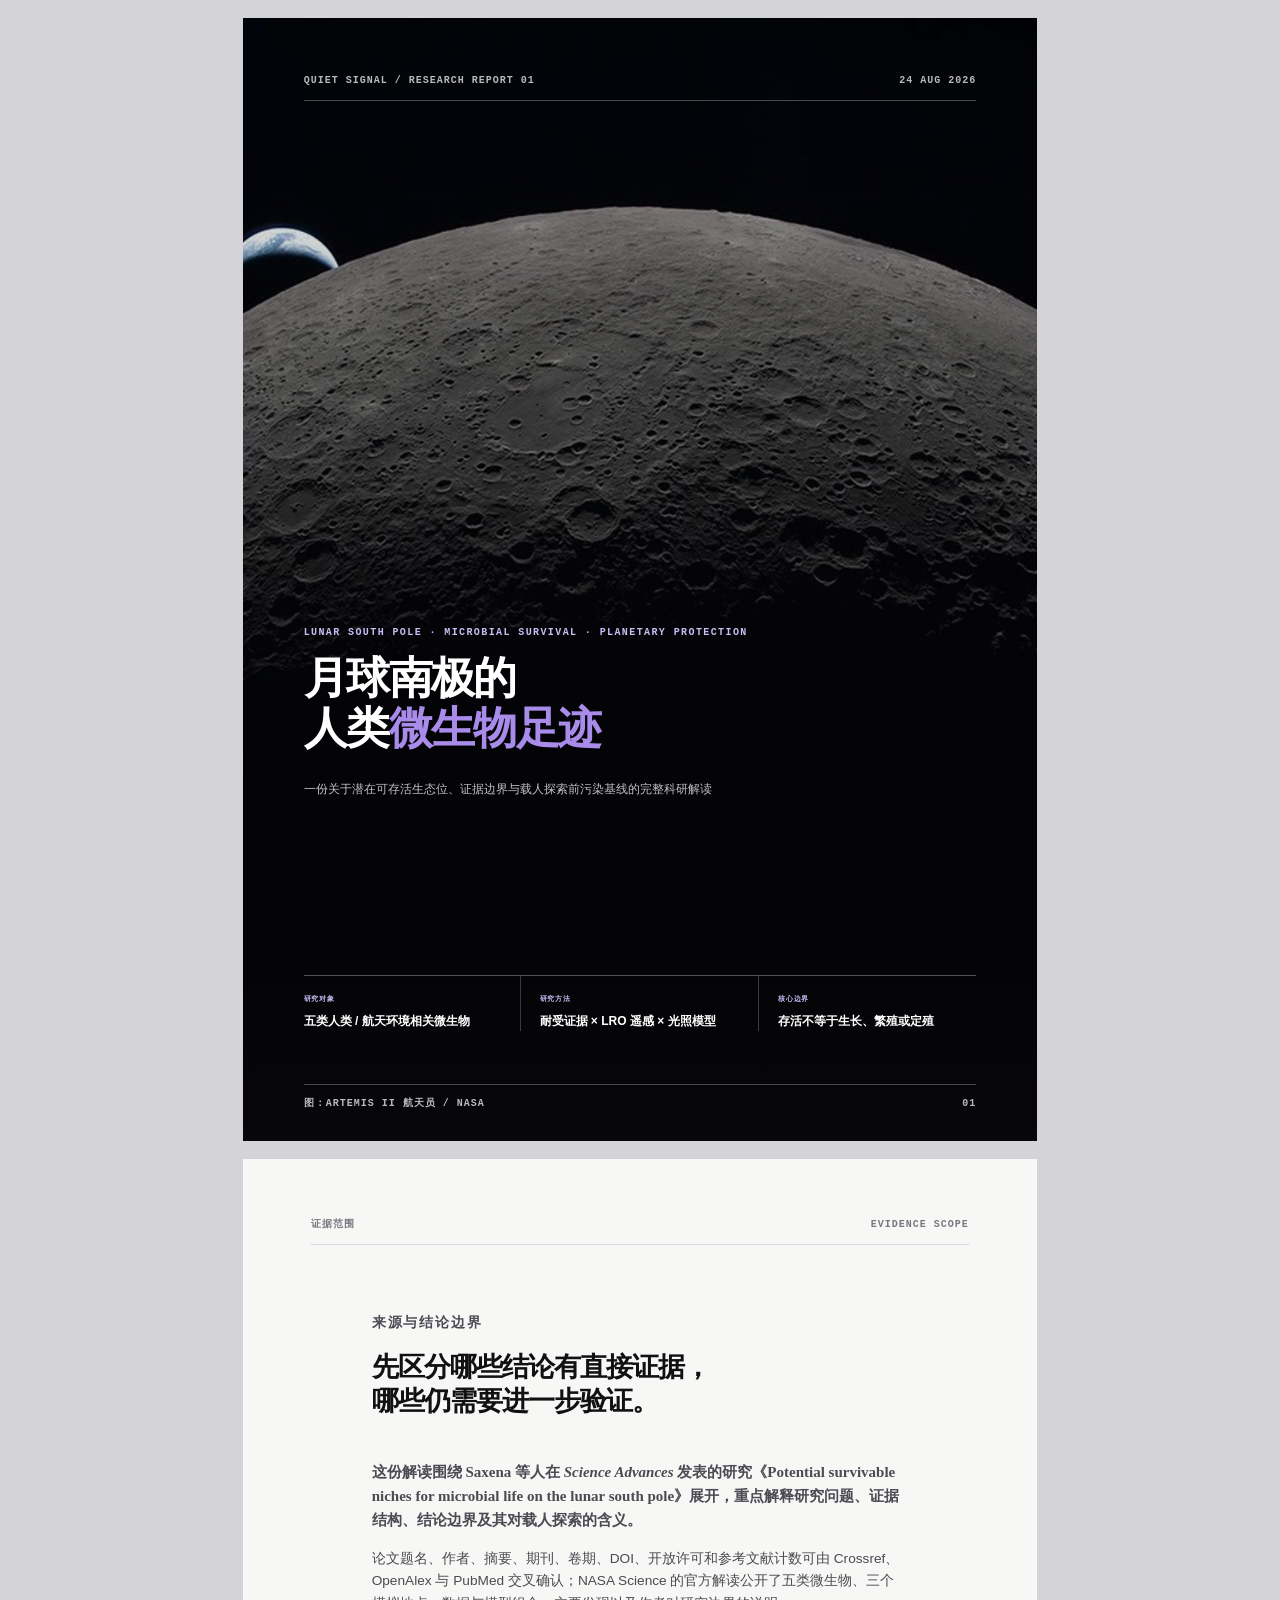
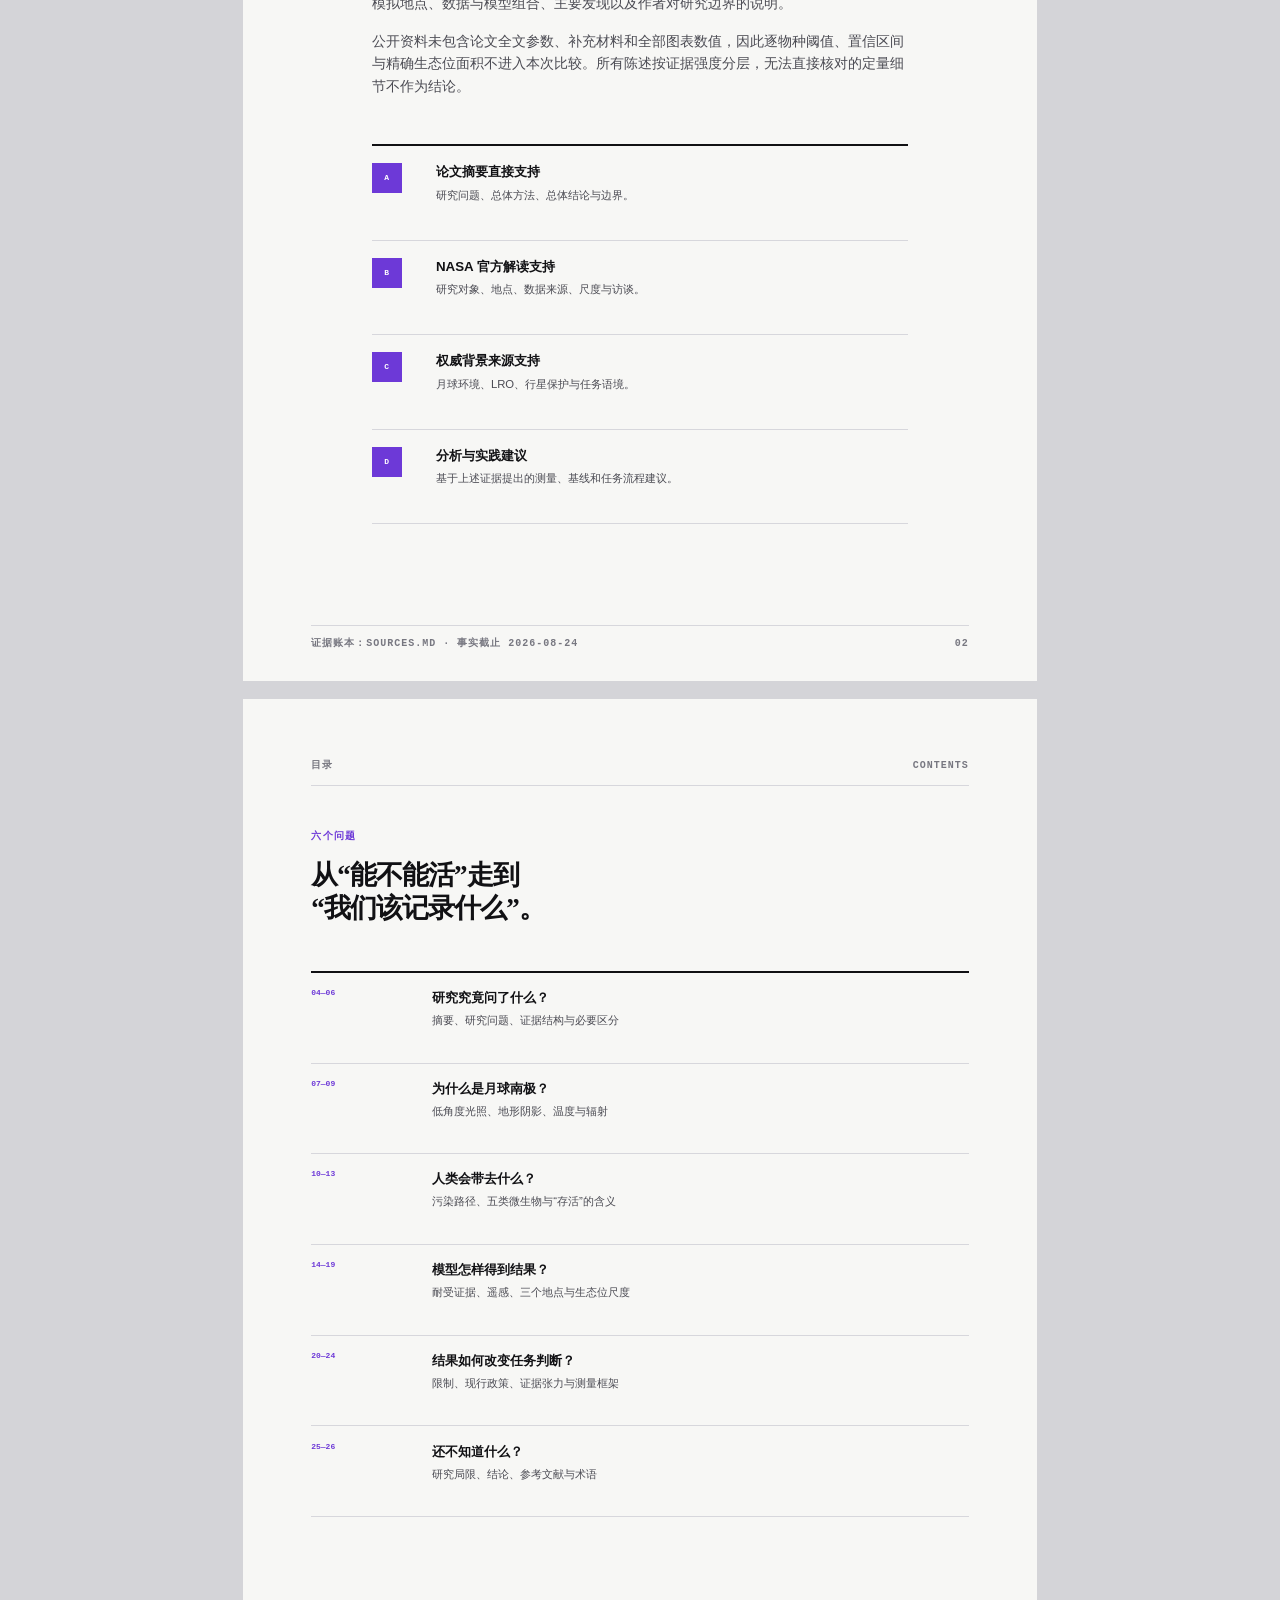
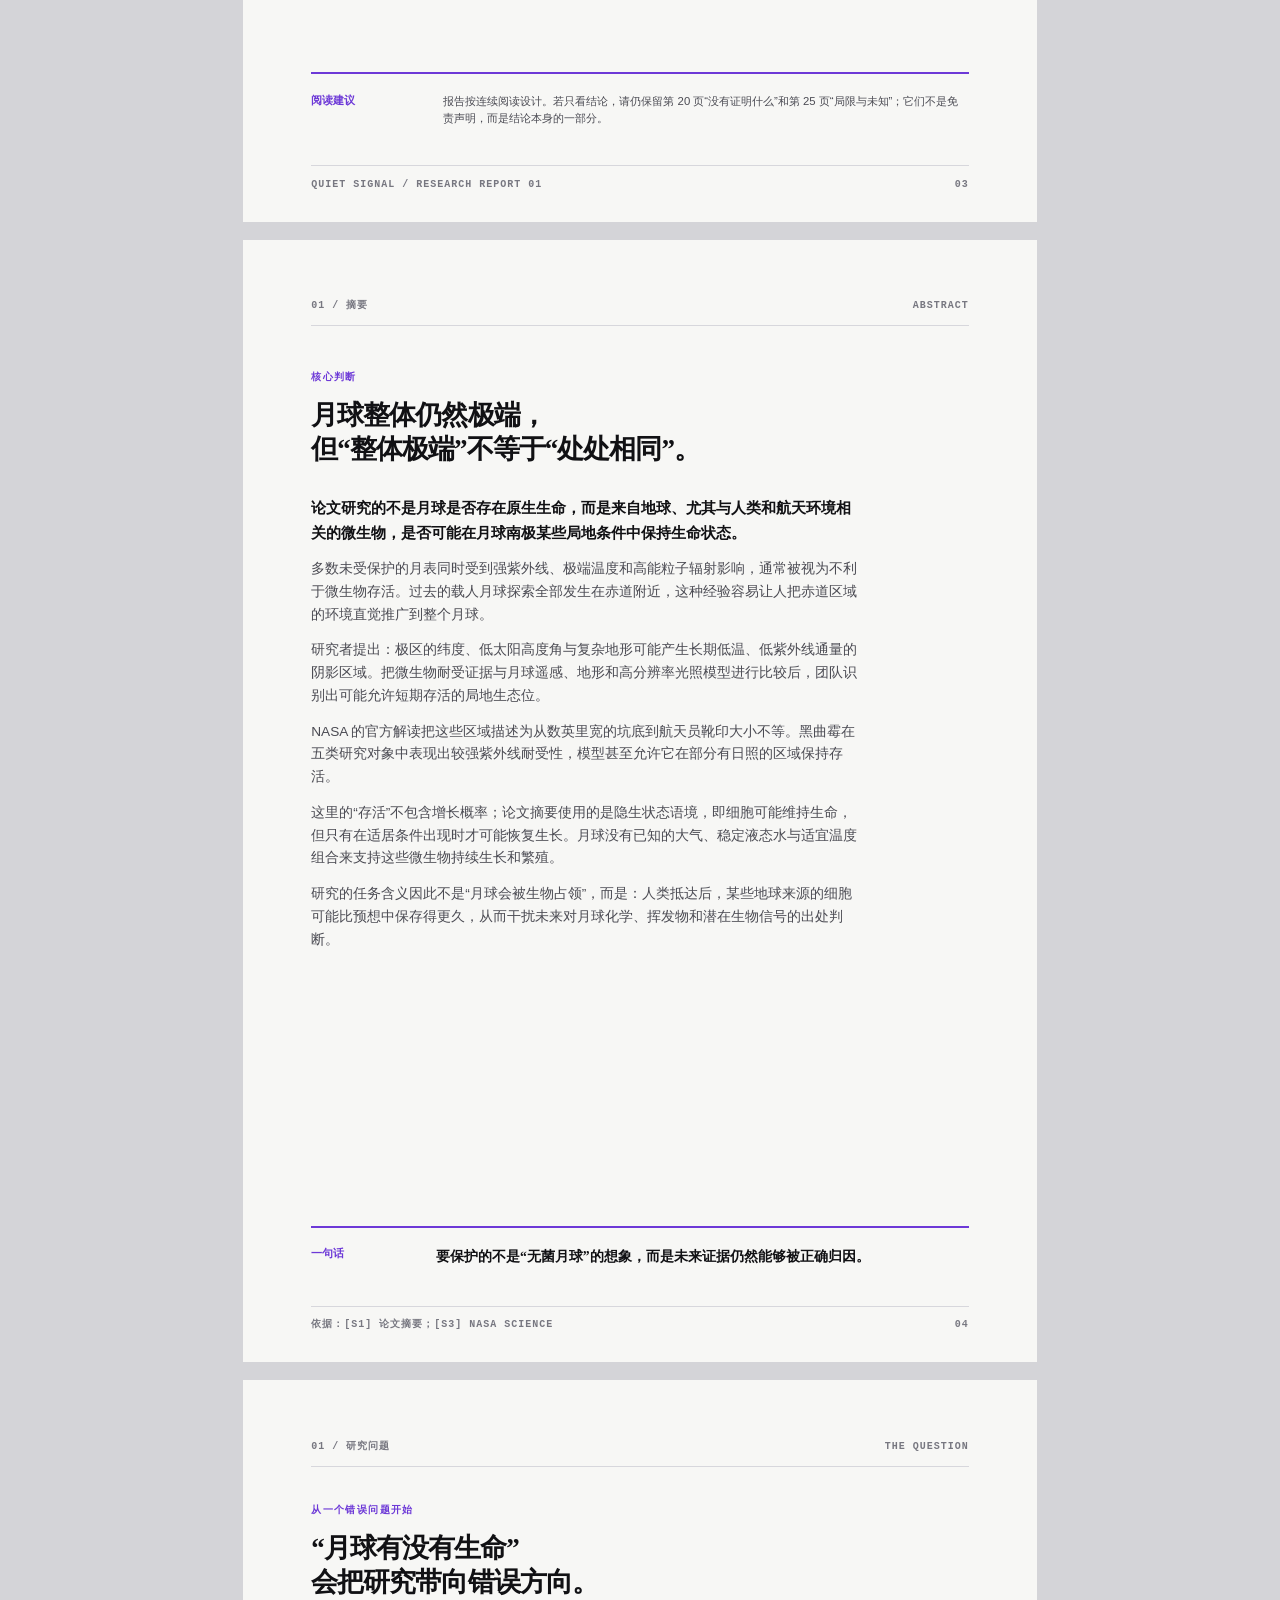
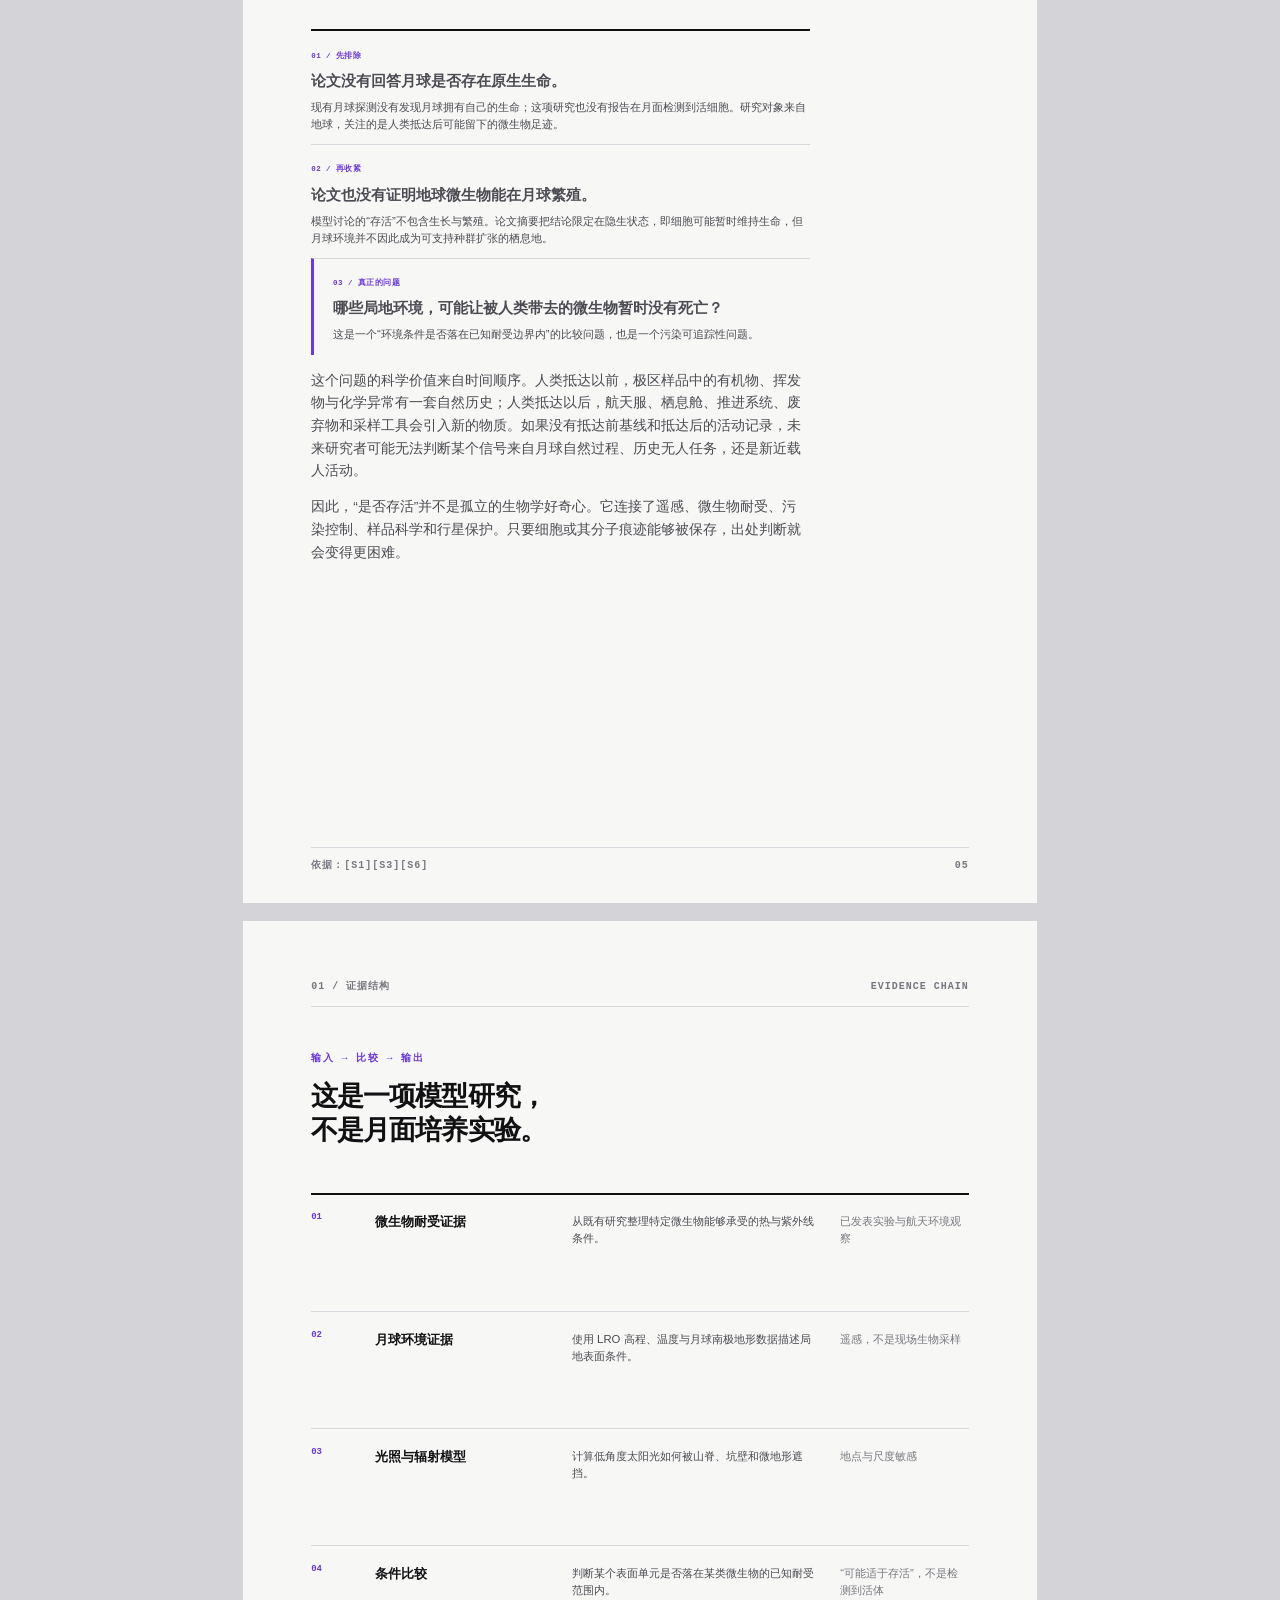
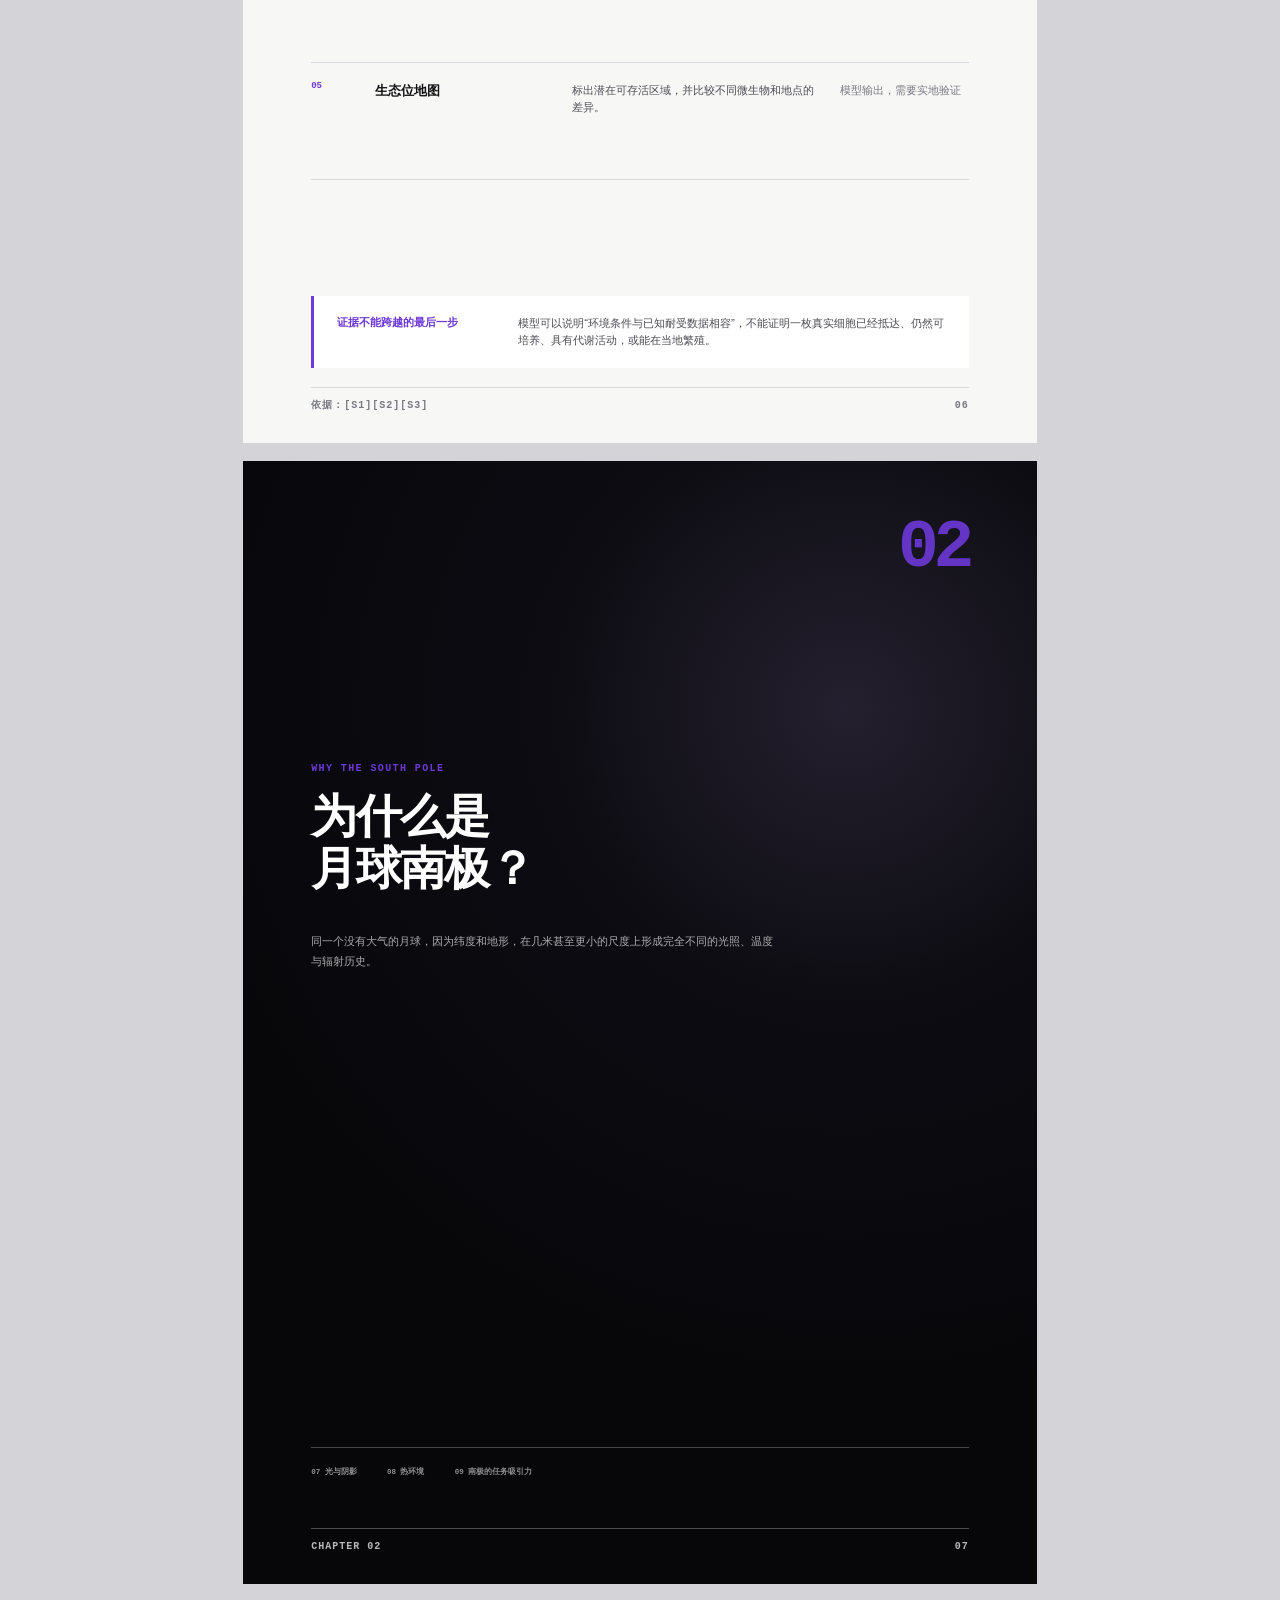
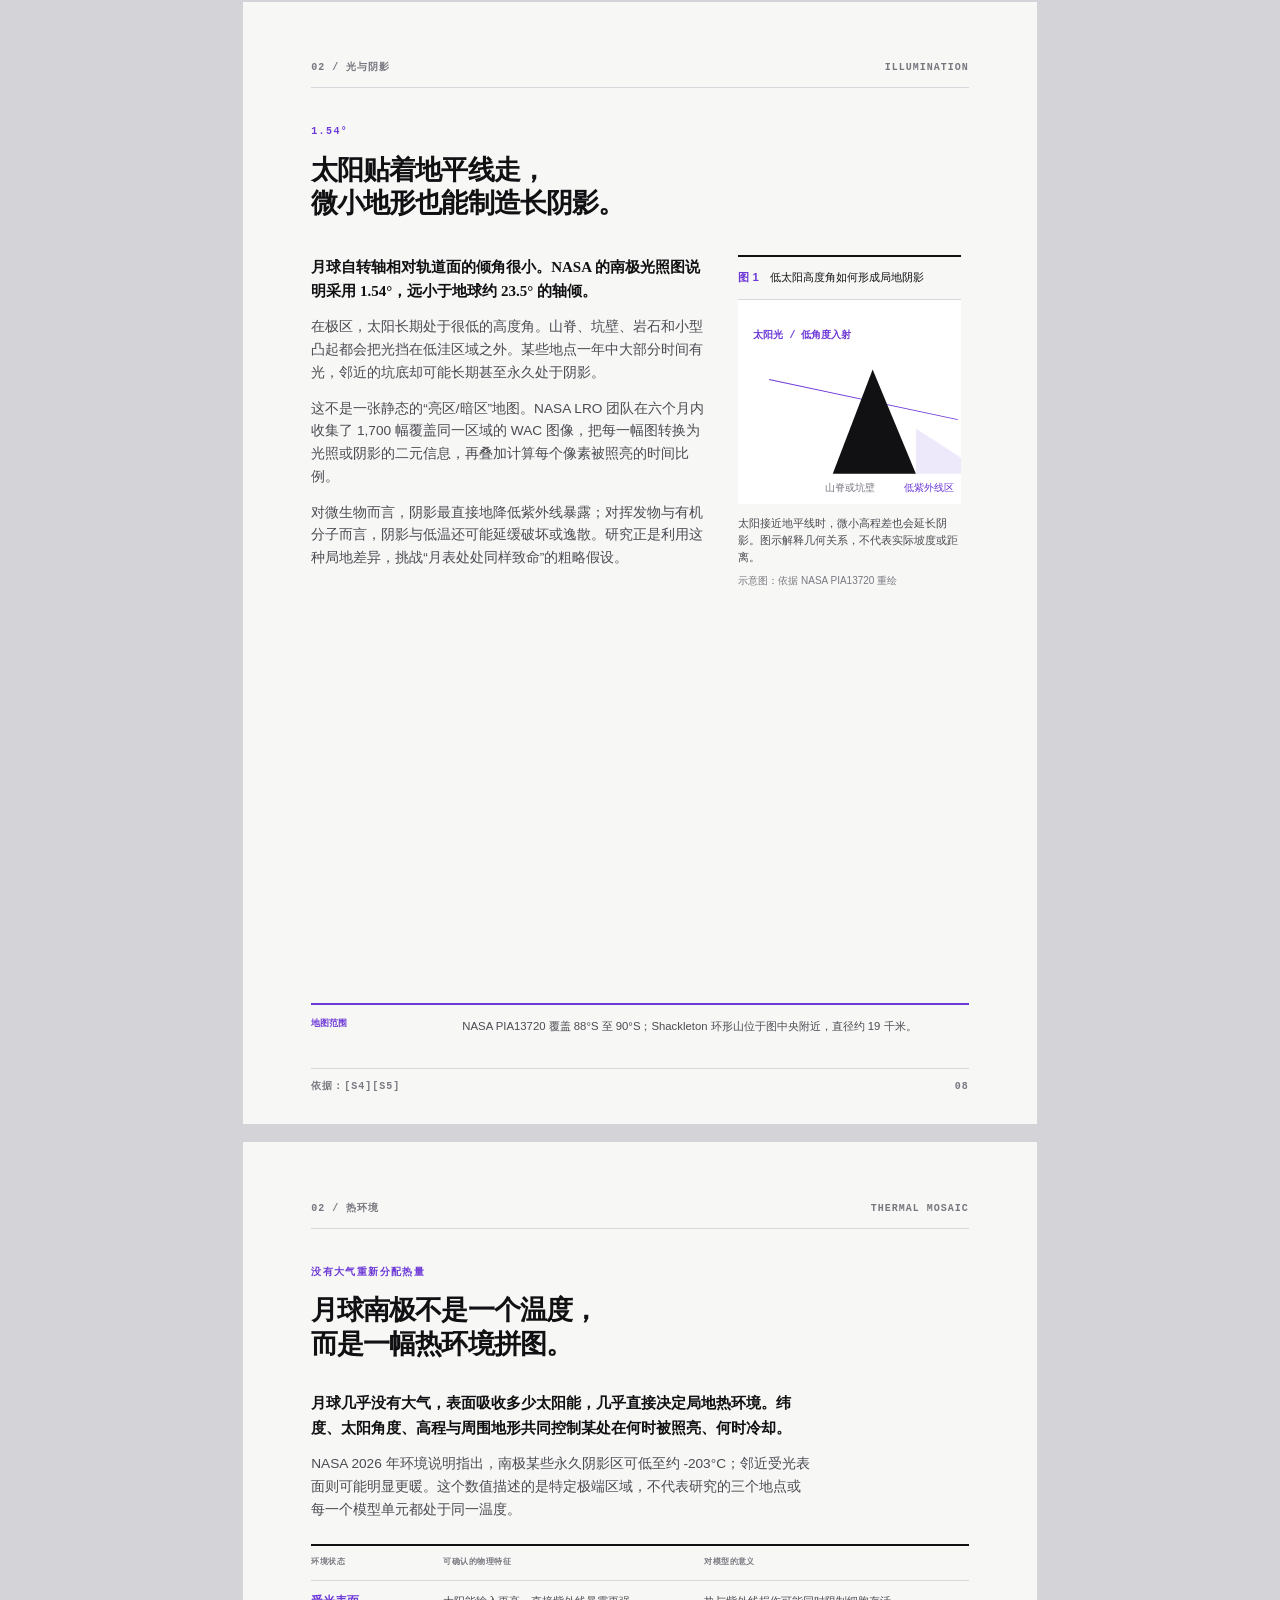
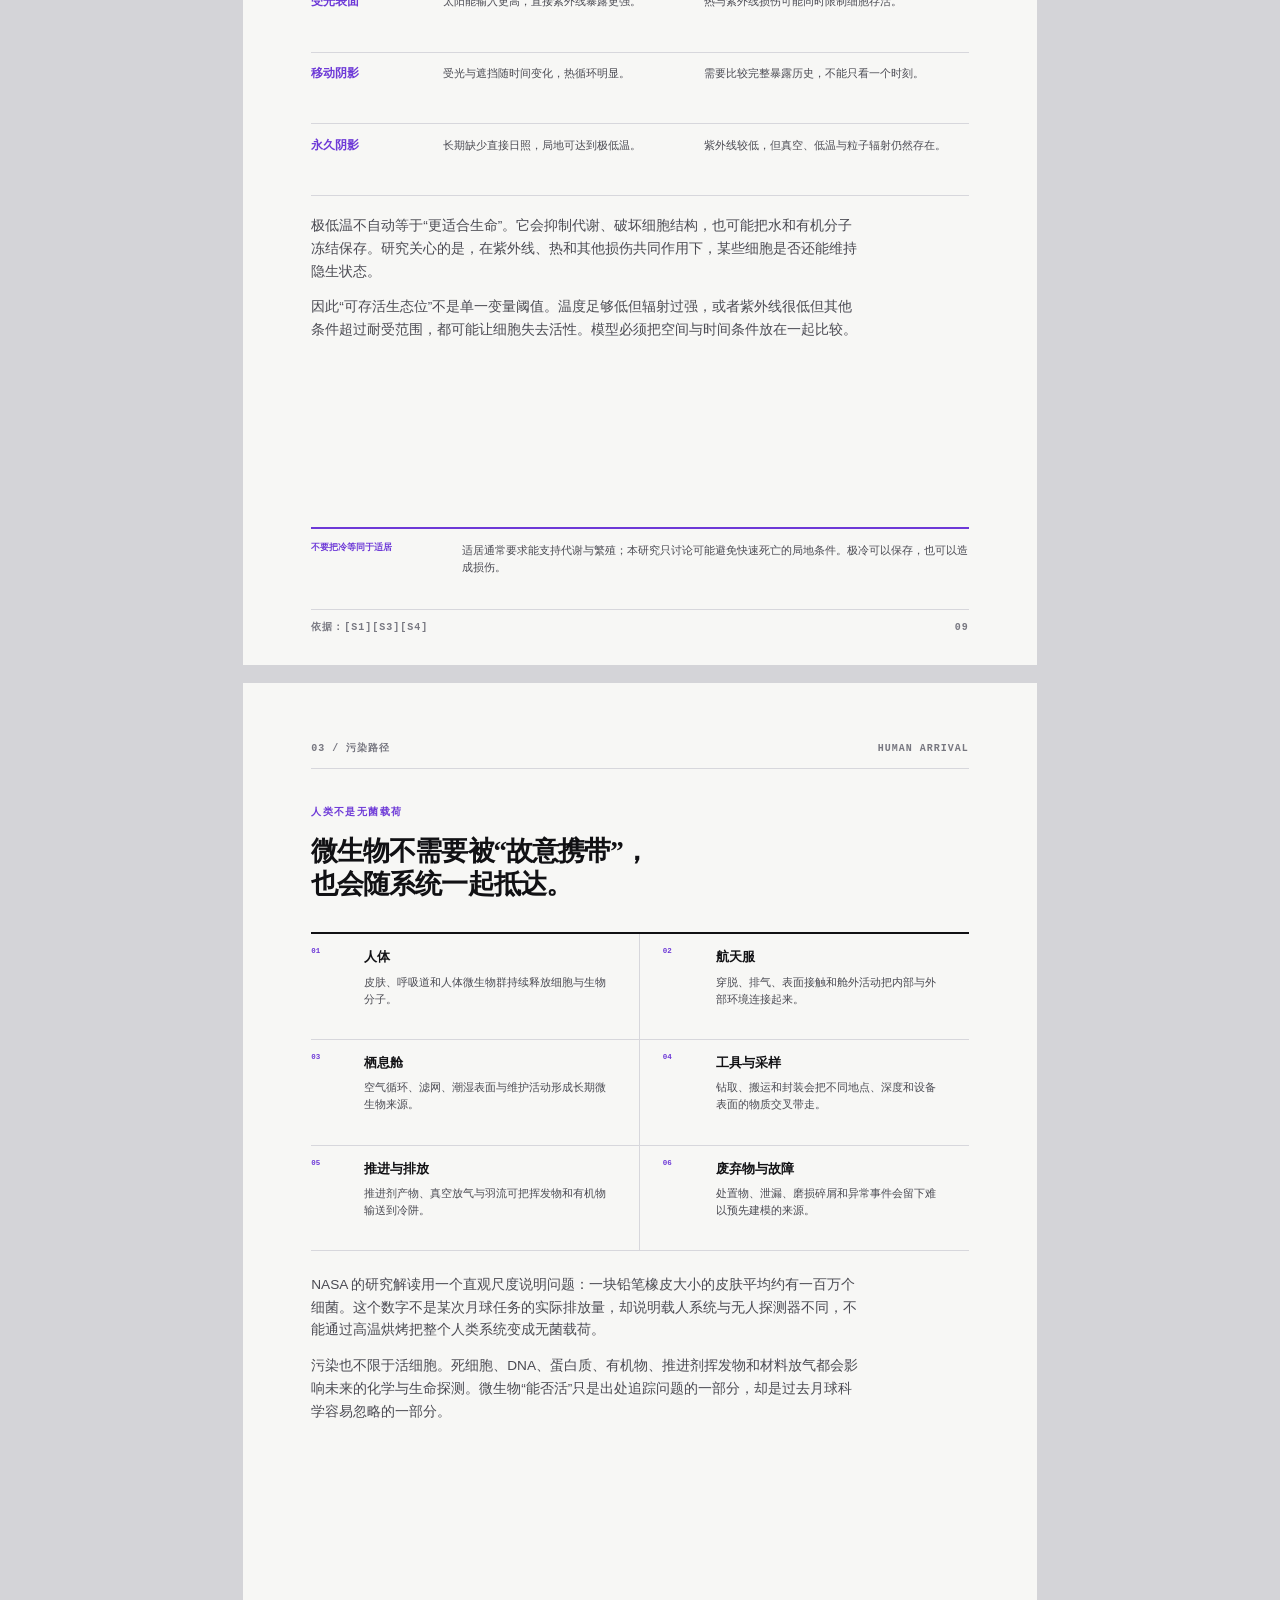
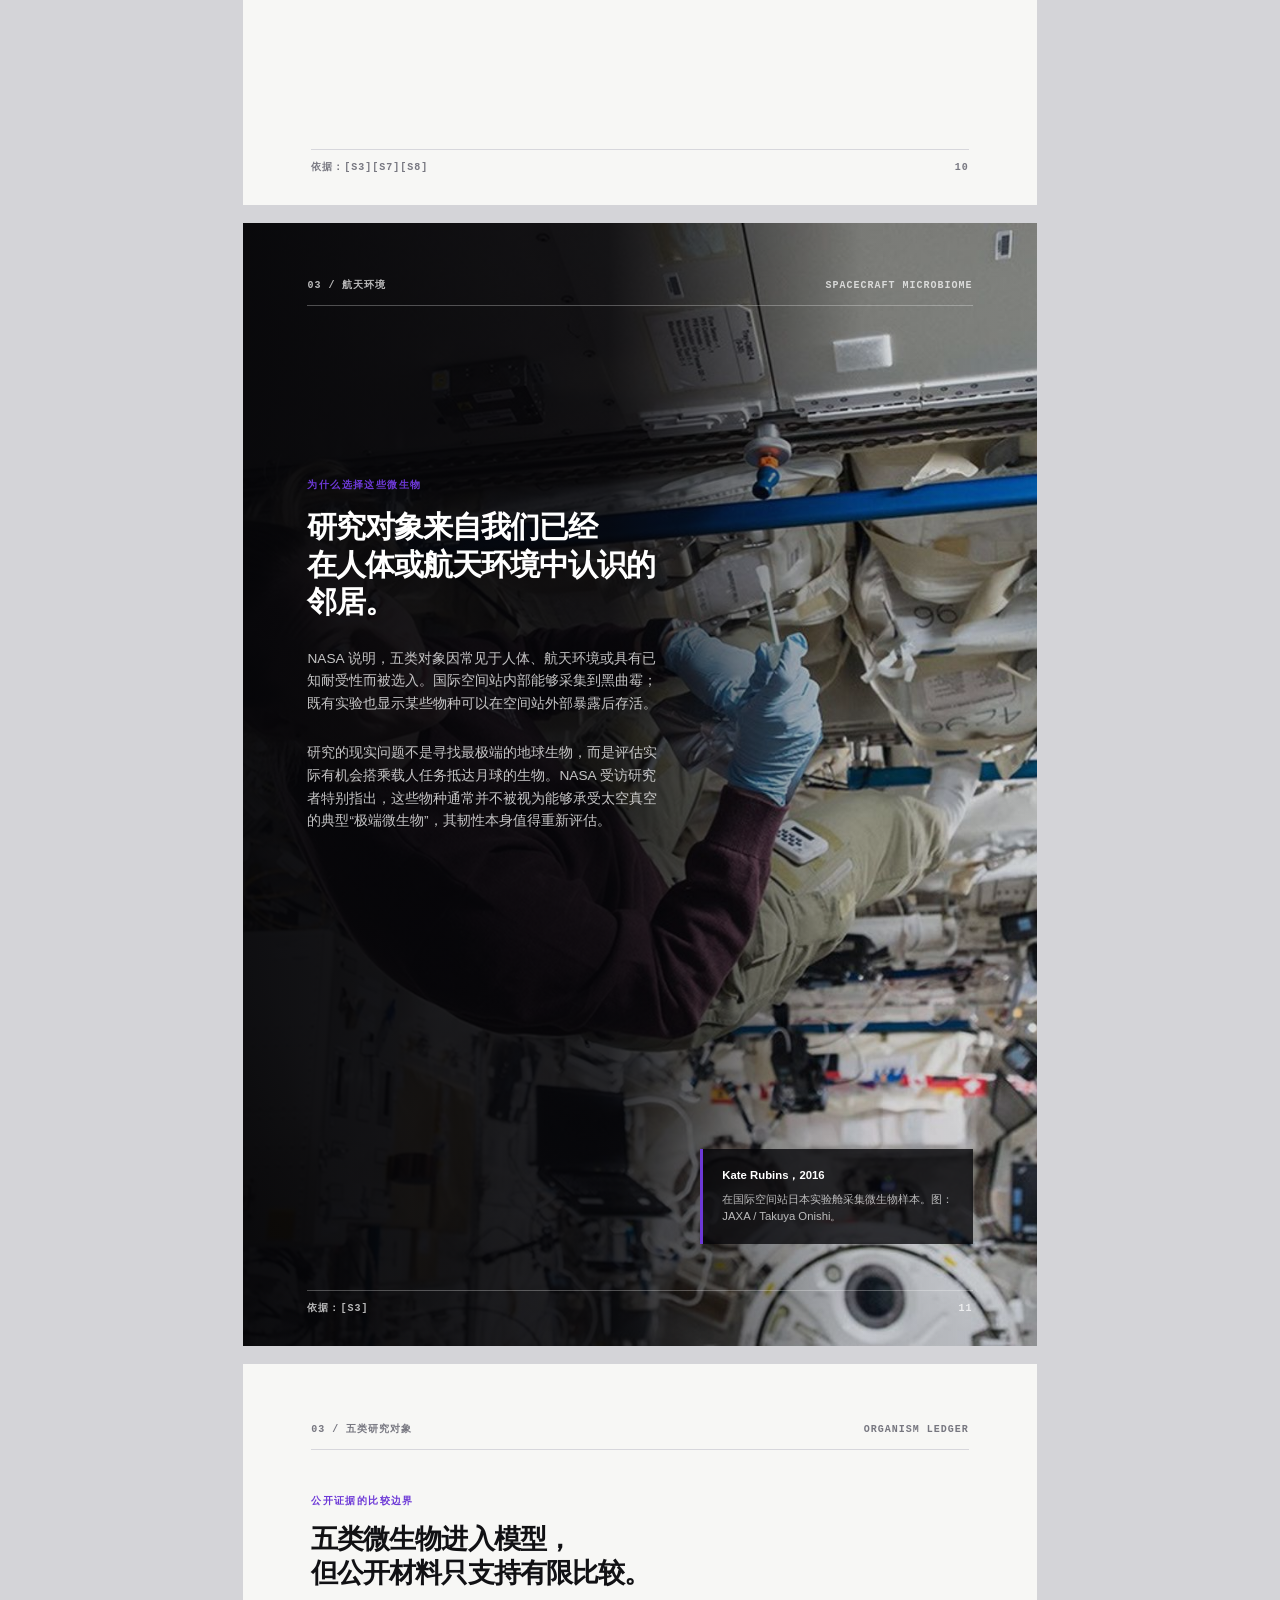
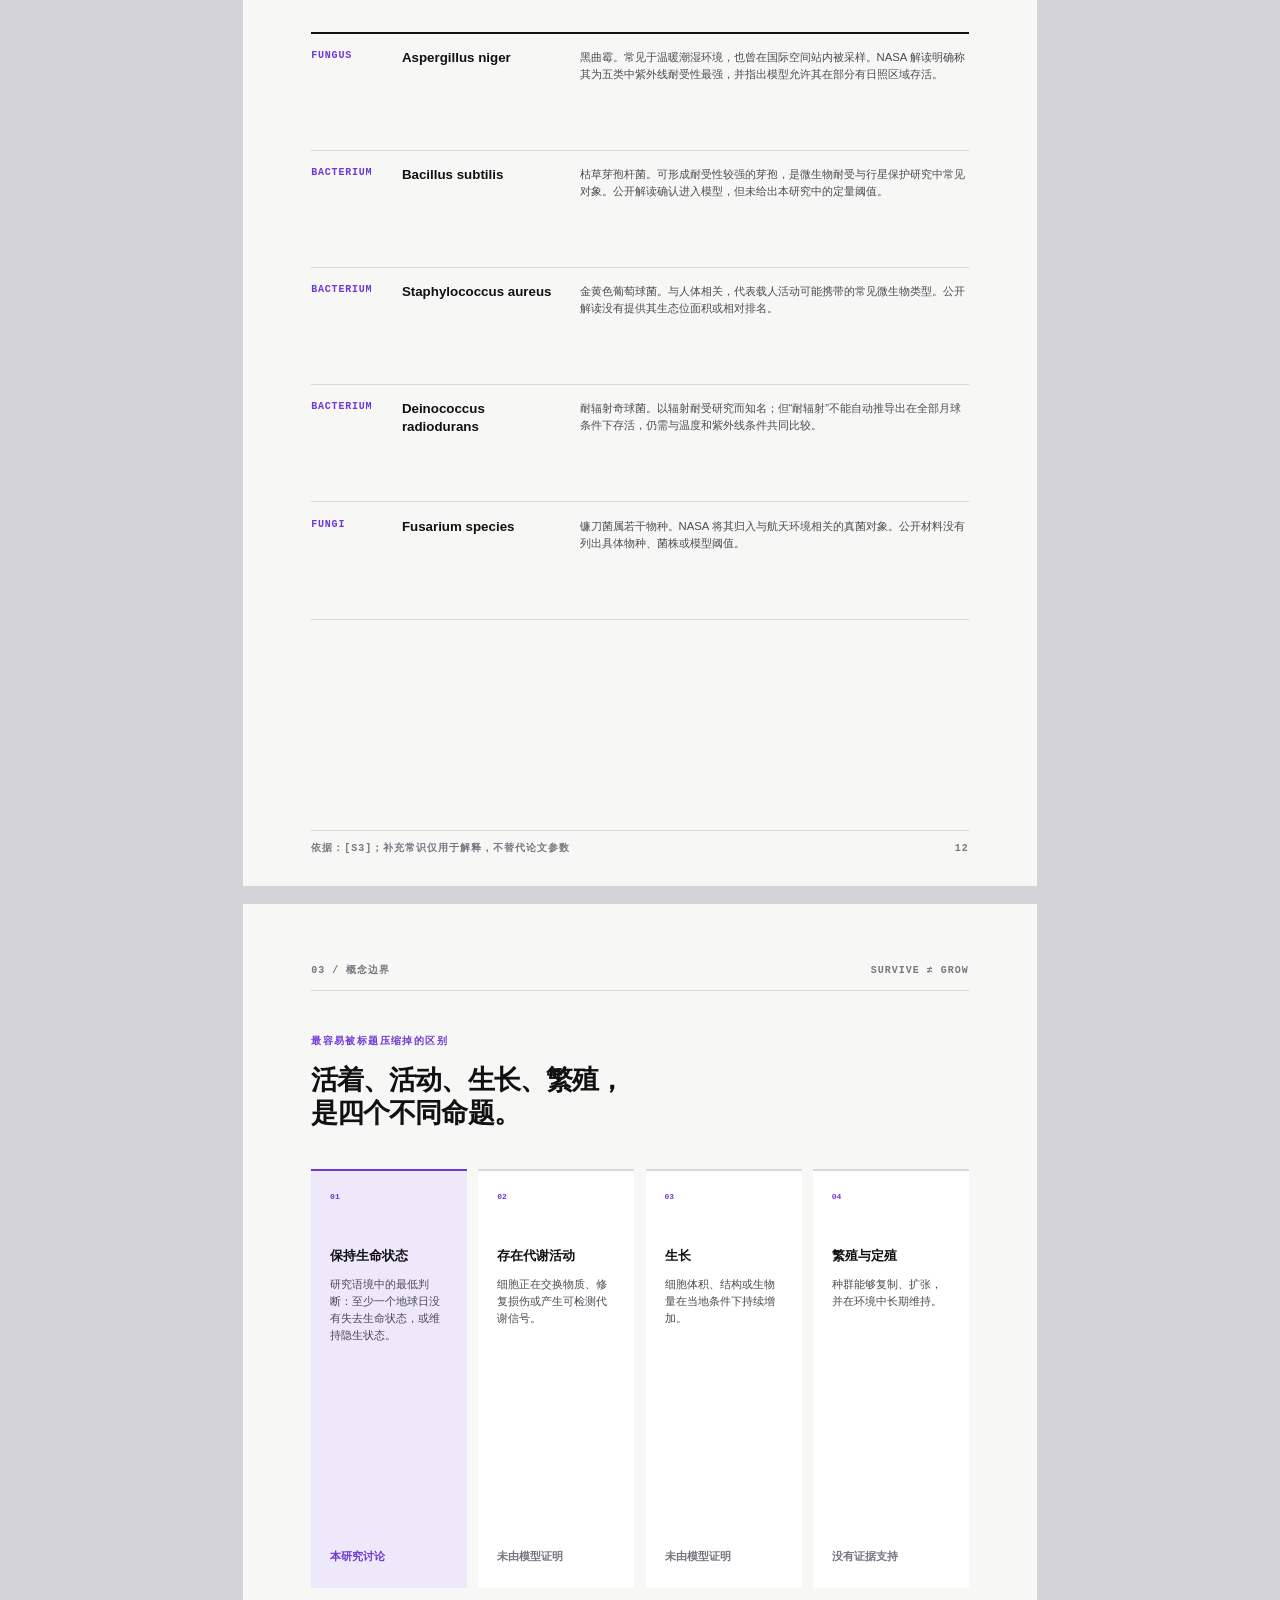
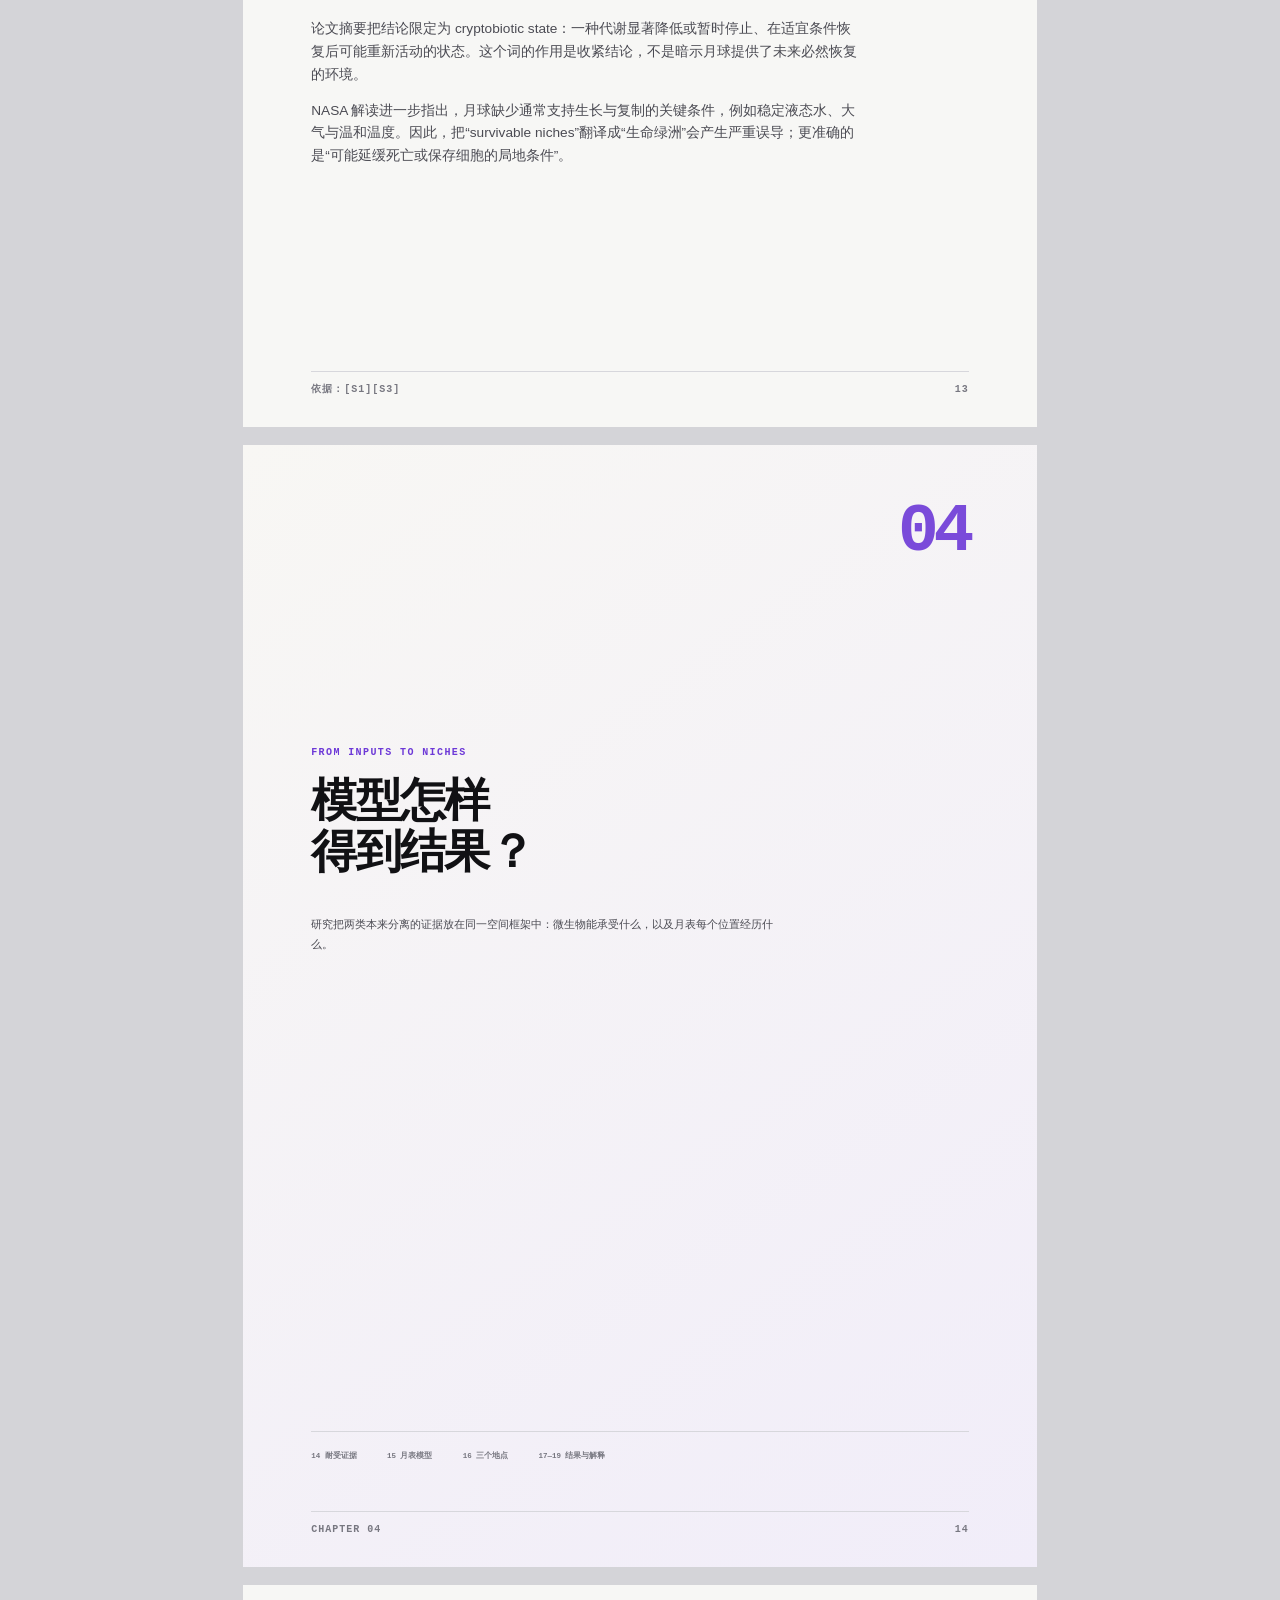
<file: skills/quiet-signal-reports/references/implementations/lunar-microbe-longform/index.html>
<!doctype html>
<html lang="zh-CN">
<head>
  <meta charset="utf-8">
  <meta name="viewport" content="width=device-width,initial-scale=1">
  <title>月球南极的人类微生物足迹｜完整科研解读</title>
  <link rel="stylesheet" href="styles.css">
</head>
<body>
  <main class="report">
    <section class="page cover dark" data-page="01">
      <img class="bleed-image" src="assets/moon-earthset.jpg" alt="从月球附近看到的地球落">
      <div class="image-shade"></div>
      <header class="running inverse"><span>QUIET SIGNAL / RESEARCH REPORT 01</span><span>24 AUG 2026</span></header>
      <div class="cover-title">
        <p class="eyebrow">LUNAR SOUTH POLE · MICROBIAL SURVIVAL · PLANETARY PROTECTION</p>
        <h1>月球南极的<br>人类<span>微生物足迹</span></h1>
        <p class="subtitle">一份关于潜在可存活生态位、证据边界与载人探索前污染基线的完整科研解读</p>
      </div>
      <div class="cover-meta">
        <div><small>研究对象</small><strong>五类人类 / 航天环境相关微生物</strong></div>
        <div><small>研究方法</small><strong>耐受证据 × LRO 遥感 × 光照模型</strong></div>
        <div><small>核心边界</small><strong>存活不等于生长、繁殖或定殖</strong></div>
      </div>
      <footer class="footer inverse"><span>图：Artemis II 航天员 / NASA</span><span>01</span></footer>
    </section>

    <section class="page frontmatter" data-page="02">
      <header class="running"><span>证据范围</span><span>EVIDENCE SCOPE</span></header>
      <div class="narrow top-large">
        <p class="eyebrow">来源与结论边界</p>
        <h2>先区分哪些结论有直接证据，<br>哪些仍需要进一步验证。</h2>
        <p class="lead">这份解读围绕 Saxena 等人在 <i>Science Advances</i> 发表的研究《Potential survivable niches for microbial life on the lunar south pole》展开，重点解释研究问题、证据结构、结论边界及其对载人探索的含义。</p>
        <p>论文题名、作者、摘要、期刊、卷期、DOI、开放许可和参考文献计数可由 Crossref、OpenAlex 与 PubMed 交叉确认；NASA Science 的官方解读公开了五类微生物、三个模拟地点、数据与模型组合、主要发现以及作者对研究边界的说明。</p>
        <p>公开资料未包含论文全文参数、补充材料和全部图表数值，因此逐物种阈值、置信区间与精确生态位面积不进入本次比较。所有陈述按证据强度分层，无法直接核对的定量细节不作为结论。</p>
        <div class="evidence-key">
          <div><b>A</b><p><strong>论文摘要直接支持</strong><span>研究问题、总体方法、总体结论与边界。</span></p></div>
          <div><b>B</b><p><strong>NASA 官方解读支持</strong><span>研究对象、地点、数据来源、尺度与访谈。</span></p></div>
          <div><b>C</b><p><strong>权威背景来源支持</strong><span>月球环境、LRO、行星保护与任务语境。</span></p></div>
          <div><b>D</b><p><strong>分析与实践建议</strong><span>基于上述证据提出的测量、基线和任务流程建议。</span></p></div>
        </div>
      </div>
      <footer class="footer"><span>证据账本：sources.md · 事实截止 2026-08-24</span><span>02</span></footer>
    </section>

    <section class="page contents" data-page="03">
      <header class="running"><span>目录</span><span>CONTENTS</span></header>
      <div class="page-head"><p class="eyebrow">六个问题</p><h2>从“能不能活”走到<br>“我们该记录什么”。</h2></div>
      <ol class="toc">
        <li><span>04—06</span><div><b>研究究竟问了什么？</b><p>摘要、研究问题、证据结构与必要区分</p></div></li>
        <li><span>07—09</span><div><b>为什么是月球南极？</b><p>低角度光照、地形阴影、温度与辐射</p></div></li>
        <li><span>10—13</span><div><b>人类会带去什么？</b><p>污染路径、五类微生物与“存活”的含义</p></div></li>
        <li><span>14—19</span><div><b>模型怎样得到结果？</b><p>耐受证据、遥感、三个地点与生态位尺度</p></div></li>
        <li><span>20—24</span><div><b>结果如何改变任务判断？</b><p>限制、现行政策、证据张力与测量框架</p></div></li>
        <li><span>25—26</span><div><b>还不知道什么？</b><p>研究局限、结论、参考文献与术语</p></div></li>
      </ol>
      <aside class="reading-note page-bottom-note"><b>阅读建议</b><p>报告按连续阅读设计。若只看结论，请仍保留第 20 页“没有证明什么”和第 25 页“局限与未知”；它们不是免责声明，而是结论本身的一部分。</p></aside>
      <footer class="footer"><span>Quiet Signal / Research Report 01</span><span>03</span></footer>
    </section>

    <section class="page" data-page="04">
      <header class="running"><span>01 / 摘要</span><span>ABSTRACT</span></header>
      <div class="page-head"><p class="eyebrow">核心判断</p><h2>月球整体仍然极端，<br>但“整体极端”不等于“处处相同”。</h2></div>
      <article class="reading-column section-reading">
        <p class="lead">论文研究的不是月球是否存在原生生命，而是来自地球、尤其与人类和航天环境相关的微生物，是否可能在月球南极某些局地条件中保持生命状态。</p>
        <p>多数未受保护的月表同时受到强紫外线、极端温度和高能粒子辐射影响，通常被视为不利于微生物存活。过去的载人月球探索全部发生在赤道附近，这种经验容易让人把赤道区域的环境直觉推广到整个月球。</p>
        <p>研究者提出：极区的纬度、低太阳高度角与复杂地形可能产生长期低温、低紫外线通量的阴影区域。把微生物耐受证据与月球遥感、地形和高分辨率光照模型进行比较后，团队识别出可能允许短期存活的局地生态位。</p>
        <p>NASA 的官方解读把这些区域描述为从数英里宽的坑底到航天员靴印大小不等。黑曲霉在五类研究对象中表现出较强紫外线耐受性，模型甚至允许它在部分有日照的区域保持存活。</p>
        <p>这里的“存活”不包含增长概率；论文摘要使用的是隐生状态语境，即细胞可能维持生命，但只有在适居条件出现时才可能恢复生长。月球没有已知的大气、稳定液态水与适宜温度组合来支持这些微生物持续生长和繁殖。</p>
        <p>研究的任务含义因此不是“月球会被生物占领”，而是：人类抵达后，某些地球来源的细胞可能比预想中保存得更久，从而干扰未来对月球化学、挥发物和潜在生物信号的出处判断。</p>
      </article>
      <div class="claim-band page-bottom-note"><span>一句话</span><strong>要保护的不是“无菌月球”的想象，而是未来证据仍然能够被正确归因。</strong></div>
      <footer class="footer"><span>依据：[S1] 论文摘要；[S3] NASA Science</span><span>04</span></footer>
    </section>

    <section class="page prototype-page p05-flow" data-page="05">
      <header class="running"><span>01 / 研究问题</span><span>THE QUESTION</span></header>
      <div class="page-head"><p class="eyebrow">从一个错误问题开始</p><h2>“月球有没有生命”<br>会把研究带向错误方向。</h2></div>
      <article class="reading-column question-flow">
        <section>
          <small>01 / 先排除</small>
          <h3>论文没有回答月球是否存在原生生命。</h3>
          <p>现有月球探测没有发现月球拥有自己的生命；这项研究也没有报告在月面检测到活细胞。研究对象来自地球，关注的是人类抵达后可能留下的微生物足迹。</p>
        </section>
        <section>
          <small>02 / 再收紧</small>
          <h3>论文也没有证明地球微生物能在月球繁殖。</h3>
          <p>模型讨论的“存活”不包含生长与繁殖。论文摘要把结论限定在隐生状态，即细胞可能暂时维持生命，但月球环境并不因此成为可支持种群扩张的栖息地。</p>
        </section>
        <section class="core-question">
          <small>03 / 真正的问题</small>
          <h3>哪些局地环境，可能让被人类带去的微生物暂时没有死亡？</h3>
          <p>这是一个“环境条件是否落在已知耐受边界内”的比较问题，也是一个污染可追踪性问题。</p>
        </section>
        <p>这个问题的科学价值来自时间顺序。人类抵达以前，极区样品中的有机物、挥发物与化学异常有一套自然历史；人类抵达以后，航天服、栖息舱、推进系统、废弃物和采样工具会引入新的物质。如果没有抵达前基线和抵达后的活动记录，未来研究者可能无法判断某个信号来自月球自然过程、历史无人任务，还是新近载人活动。</p>
        <p>因此，“是否存活”并不是孤立的生物学好奇心。它连接了遥感、微生物耐受、污染控制、样品科学和行星保护。只要细胞或其分子痕迹能够被保存，出处判断就会变得更困难。</p>
      </article>
      <footer class="footer"><span>依据：[S1][S3][S6]</span><span>05</span></footer>
    </section>

    <section class="page" data-page="06">
      <header class="running"><span>01 / 证据结构</span><span>EVIDENCE CHAIN</span></header>
      <div class="page-head"><p class="eyebrow">输入 → 比较 → 输出</p><h2>这是一项模型研究，<br>不是月面培养实验。</h2></div>
      <div class="chain">
        <article><span>01</span><h3>微生物耐受证据</h3><p>从既有研究整理特定微生物能够承受的热与紫外线条件。</p><small>已发表实验与航天环境观察</small></article>
        <article><span>02</span><h3>月球环境证据</h3><p>使用 LRO 高程、温度与月球南极地形数据描述局地表面条件。</p><small>遥感，不是现场生物采样</small></article>
        <article><span>03</span><h3>光照与辐射模型</h3><p>计算低角度太阳光如何被山脊、坑壁和微地形遮挡。</p><small>地点与尺度敏感</small></article>
        <article><span>04</span><h3>条件比较</h3><p>判断某个表面单元是否落在某类微生物的已知耐受范围内。</p><small>“可能适于存活”，不是检测到活体</small></article>
        <article><span>05</span><h3>生态位地图</h3><p>标出潜在可存活区域，并比较不同微生物和地点的差异。</p><small>模型输出，需要实地验证</small></article>
      </div>
      <div class="method-caution page-bottom-note"><b>证据不能跨越的最后一步</b><p>模型可以说明“环境条件与已知耐受数据相容”，不能证明一枚真实细胞已经抵达、仍然可培养、具有代谢活动，或能在当地繁殖。</p></div>
      <footer class="footer"><span>依据：[S1][S2][S3]</span><span>06</span></footer>
    </section>

    <section class="page chapter dark" data-page="07">
      <div class="chapter-number">02</div>
      <div class="chapter-copy"><p class="eyebrow">WHY THE SOUTH POLE</p><h2>为什么是<br>月球南极？</h2><p>同一个没有大气的月球，因为纬度和地形，在几米甚至更小的尺度上形成完全不同的光照、温度与辐射历史。</p></div>
      <div class="chapter-index"><span>07 光与阴影</span><span>08 热环境</span><span>09 南极的任务吸引力</span></div>
      <footer class="footer inverse"><span>Chapter 02</span><span>07</span></footer>
    </section>

    <section class="page prototype-page p08-figure" data-page="08">
      <header class="running"><span>02 / 光与阴影</span><span>ILLUMINATION</span></header>
      <div class="page-head"><p class="eyebrow">1.54°</p><h2>太阳贴着地平线走，<br>微小地形也能制造长阴影。</h2></div>
      <div class="figure-reading-layout">
        <article class="reading-column compact-reading">
          <p class="lead">月球自转轴相对轨道面的倾角很小。NASA 的南极光照图说明采用 1.54°，远小于地球约 23.5° 的轴倾。</p>
          <p>在极区，太阳长期处于很低的高度角。山脊、坑壁、岩石和小型凸起都会把光挡在低洼区域之外。某些地点一年中大部分时间有光，邻近的坑底却可能长期甚至永久处于阴影。</p>
          <p>这不是一张静态的“亮区/暗区”地图。NASA LRO 团队在六个月内收集了 1,700 幅覆盖同一区域的 WAC 图像，把每一幅图转换为光照或阴影的二元信息，再叠加计算每个像素被照亮的时间比例。</p>
          <p>对微生物而言，阴影最直接地降低紫外线暴露；对挥发物与有机分子而言，阴影与低温还可能延缓破坏或逸散。研究正是利用这种局地差异，挑战“月表处处同样致命”的粗略假设。</p>
        </article>
        <figure class="illumination-figure">
          <div class="figure-title"><b>图 1</b><span>低太阳高度角如何形成局地阴影</span></div>
          <div class="illumination-diagram" role="img" aria-label="低角度阳光被山脊遮挡并在背光面形成长期阴影">
            <span class="sun-label">太阳光 / 低角度入射</span>
            <i class="ray"></i>
            <div class="ridge"></div>
            <div class="shadow"></div>
            <span class="ridge-label">山脊或坑壁</span>
            <span class="shadow-label">低紫外线区</span>
          </div>
          <figcaption>太阳接近地平线时，微小高程差也会延长阴影。图示解释几何关系，不代表实际坡度或距离。</figcaption>
          <p class="figure-source">示意图：依据 NASA PIA13720 重绘</p>
        </figure>
      </div>
      <aside class="inline-note page-bottom-note"><b>地图范围</b><p>NASA PIA13720 覆盖 88°S 至 90°S；Shackleton 环形山位于图中央附近，直径约 19 千米。</p></aside>
      <footer class="footer"><span>依据：[S4][S5]</span><span>08</span></footer>
    </section>

    <section class="page prototype-page p09-explanation" data-page="09">
      <header class="running"><span>02 / 热环境</span><span>THERMAL MOSAIC</span></header>
      <div class="page-head"><p class="eyebrow">没有大气重新分配热量</p><h2>月球南极不是一个温度，<br>而是一幅热环境拼图。</h2></div>
      <article class="reading-column thermal-reading">
        <p class="lead">月球几乎没有大气，表面吸收多少太阳能，几乎直接决定局地热环境。纬度、太阳角度、高程与周围地形共同控制某处在何时被照亮、何时冷却。</p>
        <p>NASA 2026 年环境说明指出，南极某些永久阴影区可低至约 -203°C；邻近受光表面则可能明显更暖。这个数值描述的是特定极端区域，不代表研究的三个地点或每一个模型单元都处于同一温度。</p>
      </article>
      <div class="condition-table" role="table" aria-label="三类光照环境的物理特征及其模型意义">
        <div class="condition-head" role="row"><span>环境状态</span><span>可确认的物理特征</span><span>对模型的意义</span></div>
        <div role="row"><b>受光表面</b><p>太阳能输入更高，直接紫外线暴露更强。</p><p>热与紫外线损伤可能同时限制细胞存活。</p></div>
        <div role="row"><b>移动阴影</b><p>受光与遮挡随时间变化，热循环明显。</p><p>需要比较完整暴露历史，不能只看一个时刻。</p></div>
        <div role="row"><b>永久阴影</b><p>长期缺少直接日照，局地可达到极低温。</p><p>紫外线较低，但真空、低温与粒子辐射仍然存在。</p></div>
      </div>
      <article class="reading-column thermal-reading continuation">
        <p>极低温不自动等于“更适合生命”。它会抑制代谢、破坏细胞结构，也可能把水和有机分子冻结保存。研究关心的是，在紫外线、热和其他损伤共同作用下，某些细胞是否还能维持隐生状态。</p>
        <p>因此“可存活生态位”不是单一变量阈值。温度足够低但辐射过强，或者紫外线很低但其他条件超过耐受范围，都可能让细胞失去活性。模型必须把空间与时间条件放在一起比较。</p>
      </article>
      <aside class="inline-note page-bottom-note"><b>不要把冷等同于适居</b><p>适居通常要求能支持代谢与繁殖；本研究只讨论可能避免快速死亡的局地条件。极冷可以保存，也可以造成损伤。</p></aside>
      <footer class="footer"><span>依据：[S1][S3][S4]</span><span>09</span></footer>
    </section>

    <section class="page prototype-page p10-parallel" data-page="10">
      <header class="running"><span>03 / 污染路径</span><span>HUMAN ARRIVAL</span></header>
      <div class="page-head"><p class="eyebrow">人类不是无菌载荷</p><h2>微生物不需要被“故意携带”，<br>也会随系统一起抵达。</h2></div>
      <div class="pathways-v2">
        <article><span>01</span><div><b>人体</b><p>皮肤、呼吸道和人体微生物群持续释放细胞与生物分子。</p></div></article>
        <article><span>02</span><div><b>航天服</b><p>穿脱、排气、表面接触和舱外活动把内部与外部环境连接起来。</p></div></article>
        <article><span>03</span><div><b>栖息舱</b><p>空气循环、滤网、潮湿表面与维护活动形成长期微生物来源。</p></div></article>
        <article><span>04</span><div><b>工具与采样</b><p>钻取、搬运和封装会把不同地点、深度和设备表面的物质交叉带走。</p></div></article>
        <article><span>05</span><div><b>推进与排放</b><p>推进剂产物、真空放气与羽流可把挥发物和有机物输送到冷阱。</p></div></article>
        <article><span>06</span><div><b>废弃物与故障</b><p>处置物、泄漏、磨损碎屑和异常事件会留下难以预先建模的来源。</p></div></article>
      </div>
      <article class="reading-column pathways-reading">
        <p>NASA 的研究解读用一个直观尺度说明问题：一块铅笔橡皮大小的皮肤平均约有一百万个细菌。这个数字不是某次月球任务的实际排放量，却说明载人系统与无人探测器不同，不能通过高温烘烤把整个人类系统变成无菌载荷。</p>
        <p>污染也不限于活细胞。死细胞、DNA、蛋白质、有机物、推进剂挥发物和材料放气都会影响未来的化学与生命探测。微生物“能否活”只是出处追踪问题的一部分，却是过去月球科学容易忽略的一部分。</p>
      </article>
      <footer class="footer"><span>依据：[S3][S7][S8]</span><span>10</span></footer>
    </section>

    <section class="page photo-page" data-page="11">
      <header class="running inverse"><span>03 / 航天环境</span><span>SPACECRAFT MICROBIOME</span></header>
      <img class="bleed-image" src="assets/iss-microbe-sampling.jpg" alt="国际空间站内采集微生物样本">
      <div class="image-shade side"></div>
      <div class="photo-copy">
        <p class="eyebrow">为什么选择这些微生物</p>
        <h2>研究对象来自我们已经<br>在人体或航天环境中认识的邻居。</h2>
        <p>NASA 说明，五类对象因常见于人体、航天环境或具有已知耐受性而被选入。国际空间站内部能够采集到黑曲霉；既有实验也显示某些物种可以在空间站外部暴露后存活。</p>
        <p>研究的现实问题不是寻找最极端的地球生物，而是评估实际有机会搭乘载人任务抵达月球的生物。NASA 受访研究者特别指出，这些物种通常并不被视为能够承受太空真空的典型“极端微生物”，其韧性本身值得重新评估。</p>
      </div>
      <div class="photo-caption"><b>Kate Rubins，2016</b><span>在国际空间站日本实验舱采集微生物样本。图：JAXA / Takuya Onishi。</span></div>
      <footer class="footer inverse"><span>依据：[S3]</span><span>11</span></footer>
    </section>

    <section class="page" data-page="12">
      <header class="running"><span>03 / 五类研究对象</span><span>ORGANISM LEDGER</span></header>
      <div class="page-head"><p class="eyebrow">公开证据的比较边界</p><h2>五类微生物进入模型，<br>但公开材料只支持有限比较。</h2></div>
      <div class="organisms">
        <article><span>FUNGUS</span><h3>Aspergillus niger</h3><p>黑曲霉。常见于温暖潮湿环境，也曾在国际空间站内被采样。NASA 解读明确称其为五类中紫外线耐受性最强，并指出模型允许其在部分有日照区域存活。</p></article>
        <article><span>BACTERIUM</span><h3>Bacillus subtilis</h3><p>枯草芽孢杆菌。可形成耐受性较强的芽孢，是微生物耐受与行星保护研究中常见对象。公开解读确认进入模型，但未给出本研究中的定量阈值。</p></article>
        <article><span>BACTERIUM</span><h3>Staphylococcus aureus</h3><p>金黄色葡萄球菌。与人体相关，代表载人活动可能携带的常见微生物类型。公开解读没有提供其生态位面积或相对排名。</p></article>
        <article><span>BACTERIUM</span><h3>Deinococcus radiodurans</h3><p>耐辐射奇球菌。以辐射耐受研究而知名；但“耐辐射”不能自动推导出在全部月球条件下存活，仍需与温度和紫外线条件共同比较。</p></article>
        <article><span>FUNGI</span><h3>Fusarium species</h3><p>镰刀菌属若干物种。NASA 将其归入与航天环境相关的真菌对象。公开材料没有列出具体物种、菌株或模型阈值。</p></article>
      </div>
      <footer class="footer"><span>依据：[S3]；补充常识仅用于解释，不替代论文参数</span><span>12</span></footer>
    </section>

    <section class="page" data-page="13">
      <header class="running"><span>03 / 概念边界</span><span>SURVIVE ≠ GROW</span></header>
      <div class="page-head"><p class="eyebrow">最容易被标题压缩掉的区别</p><h2>活着、活动、生长、繁殖，<br>是四个不同命题。</h2></div>
      <div class="ladder">
        <article class="active"><span>01</span><h3>保持生命状态</h3><p>研究语境中的最低判断：至少一个地球日没有失去生命状态，或维持隐生状态。</p><b>本研究讨论</b></article>
        <article><span>02</span><h3>存在代谢活动</h3><p>细胞正在交换物质、修复损伤或产生可检测代谢信号。</p><b>未由模型证明</b></article>
        <article><span>03</span><h3>生长</h3><p>细胞体积、结构或生物量在当地条件下持续增加。</p><b>未由模型证明</b></article>
        <article><span>04</span><h3>繁殖与定殖</h3><p>种群能够复制、扩张，并在环境中长期维持。</p><b>没有证据支持</b></article>
      </div>
      <article class="reading-column concept-reading">
        <p>论文摘要把结论限定为 cryptobiotic state：一种代谢显著降低或暂时停止、在适宜条件恢复后可能重新活动的状态。这个词的作用是收紧结论，不是暗示月球提供了未来必然恢复的环境。</p>
        <p>NASA 解读进一步指出，月球缺少通常支持生长与复制的关键条件，例如稳定液态水、大气与温和温度。因此，把“survivable niches”翻译成“生命绿洲”会产生严重误导；更准确的是“可能延缓死亡或保存细胞的局地条件”。</p>
      </article>
      <footer class="footer"><span>依据：[S1][S3]</span><span>13</span></footer>
    </section>

    <section class="page chapter light" data-page="14">
      <div class="chapter-number">04</div>
      <div class="chapter-copy"><p class="eyebrow">FROM INPUTS TO NICHES</p><h2>模型怎样<br>得到结果？</h2><p>研究把两类本来分离的证据放在同一空间框架中：微生物能承受什么，以及月表每个位置经历什么。</p></div>
      <div class="chapter-index"><span>14 耐受证据</span><span>15 月表模型</span><span>16 三个地点</span><span>17—19 结果与解释</span></div>
      <footer class="footer"><span>Chapter 04</span><span>14</span></footer>
    </section>

    <section class="page" data-page="15">
      <header class="running"><span>04 / 方法一</span><span>MICROBIAL THRESHOLDS</span></header>
      <div class="page-head"><p class="eyebrow">从既有实验出发</p><h2>先确定每类微生物<br>已经表现出的耐受边界。</h2></div>
      <div class="body-copy two-col">
        <div>
          <p class="lead">NASA 解读称，研究团队分析既有研究，记录每类对象能够承受的最高热条件与紫外线剂量。论文摘要还把高能粒子辐射列为限制月表存活的重要因素。</p>
          <p>这种做法的优点是能够整合已经发生的实验和航天暴露数据，不需要在月球上等待多年观测。但它也带来可比性问题：不同研究可能使用不同菌株、培养状态、暴露时间、湿度、保护材料和“存活”检测方法。</p>
          <p>阈值不是物种永远不变的常数。一个被尘埃、航天服纤维或有机残留包裹的细胞，可能与裸露细胞经历不同剂量；芽孢、菌丝、休眠细胞和活跃细胞也不能简单等同。</p>
        </div>
        <div>
          <div class="threshold-graphic"><div><span>实验条件</span><i></i></div><div><span>菌株 / 状态</span><i></i></div><div><span>暴露时间</span><i></i></div><div><span>存活判据</span><i></i></div><strong>耐受证据不是单一数字</strong></div>
          <p>公开资料未给出逐物种温度和紫外线阈值，因此不能用其他研究中的数值进行替代拼接。不同实验条件下的阈值不能直接互换。</p>
        </div>
      </div>
      <footer class="footer"><span>依据：[S1][S3]</span><span>15</span></footer>
    </section>

    <section class="page" data-page="16">
      <header class="running"><span>04 / 方法二</span><span>LUNAR SURFACE MODEL</span></header>
      <div class="page-head"><p class="eyebrow">把月球切成环境单元</p><h2>高程决定遮挡，<br>遮挡改变光、热与紫外线历史。</h2></div>
      <div class="model-layers">
        <article><span>REMOTE SENSING</span><h3>高程</h3><p>LRO 数据描述坑壁、山脊与坡面的相对高度，为视线和日照遮挡计算提供几何基础。</p></article>
        <article><span>REMOTE SENSING</span><h3>温度</h3><p>轨道观测与热环境数据约束表面在不同光照条件下经历的温度范围。</p></article>
        <article><span>PHYSICS MODEL</span><h3>光照</h3><p>高分辨率模型计算太阳低角度入射时，每个位置何时受光、何时被地形遮挡。</p></article>
        <article><span>PHYSICS MODEL</span><h3>辐射</h3><p>模型考虑辐射如何到达月表，并与微生物耐受边界进行空间比较。</p></article>
      </div>
      <article class="reading-column section-reading">
        <p>NASA 解读把模型结果称为“survivable niches”地图。这里的 niche 不是完整生态系统，而是表面条件在某段时间内与某类微生物耐受范围相容的空间单元。</p>
        <p>空间分辨率很重要。极区地形造成的环境差异可以从大型坑底延伸到靴印尺度；使用过粗网格可能把小阴影平均掉，使用很细网格又会增加对高程误差、太阳角度和材料遮挡的敏感性。公开摘要未提供具体分辨率，因此无法复原数值结果。</p>
      </article>
      <footer class="footer"><span>依据：[S1][S2][S3][S5]</span><span>16</span></footer>
    </section>

    <section class="page" data-page="17">
      <header class="running"><span>04 / 三个地点</span><span>THREE REGIONS</span></header>
      <div class="page-head"><p class="eyebrow">不是“整个月球南极”</p><h2>模型聚焦三个候选区域，<br>结论不能无条件外推。</h2></div>
      <div class="sites">
        <article><span>01</span><h3>Nobile Rim</h3><p>NASA 官方解读列出的三个模拟区域之一。名称指向 Nobile 环形山边缘附近的极区地形。</p></article>
        <article><span>02</span><h3>Connecting Ridge</h3><p>位于南极复杂山脊系统的连接区域；低角度日照使坡向和遮挡变化成为关键。</p></article>
        <article><span>03</span><h3>De Gerlache Rim</h3><p>De Gerlache 环形山边缘区域。模型在这里比较地形、温度和辐射条件与微生物耐受。</p></article>
      </div>
      <article class="reading-column section-reading">
        <p class="lead">地点选择让研究接近真实载人探索语境，但也限定了结论边界。三个区域的阳坡、阴坡、坑底和小尺度遮挡都可能不同，不能把某处的潜在生态位比例直接代表整个南极。</p>
        <p>同样，未来基础设施会改变局地环境。着陆器、栖息舱、太阳能系统、车辙和堆放物会制造新的阴影、反射面和热源。原始地形模型描述的是抵达前环境，长期任务还需要把人造结构加入动态模型。</p>
      </article>
      <footer class="footer"><span>依据：[S3]</span><span>17</span></footer>
    </section>

    <section class="page" data-page="18">
      <header class="running"><span>04 / 结果一</span><span>SCALE OF NICHES</span></header>
      <div class="page-head"><p class="eyebrow">从坑底到靴印</p><h2>关键结果不是一个总面积，<br>而是生态位跨越多个尺度。</h2></div>
      <div class="scale-diagram">
        <div class="crater-shape"><span>数英里宽的坑底</span></div>
        <div class="scale-line"><i></i><i></i><i></i></div>
        <div class="boot-shape"><span>航天员靴印</span></div>
      </div>
      <article class="reading-column section-reading">
        <p class="lead">NASA 对论文的官方解读称，可存活生态位从数英里宽的坑底一直到航天员靴印大小。这句话说明模型识别到的不是少数固定类型地点，而是一组由地形遮挡产生的空间尺度谱。</p>
        <p>大型永久阴影区容易被遥感识别，也常因水冰和挥发物受到关注；小型阴影则可能紧贴实际操作区域，例如岩石背面、坑缘凹陷或人类活动产生的新遮挡。</p>
        <p>对污染追踪而言，小尺度生态位尤其棘手。污染源可能沿着脚步、工具接触和物料移动形成离散分布；如果采样计划只按公里级区域管理，就可能错过微生物真正被保存的位置。</p>
        <p>但“靴印尺度”不等于论文已经模拟了每一枚真实脚印。它是 NASA 用来说明潜在生态位下限的尺度描述，不能据此换算确定面积、概率或存活数量。</p>
      </article>
      <footer class="footer"><span>依据：[S3]</span><span>18</span></footer>
    </section>

    <section class="page" data-page="19">
      <header class="running"><span>04 / 结果二</span><span>SPECIES DIFFERENCE</span></header>
      <div class="page-head"><p class="eyebrow">物种差异与共同边界</p><h2>黑曲霉给出最强信号，<br>但不能代表所有微生物。</h2></div>
      <div class="finding-grid">
        <article class="primary"><small>NASA 明确描述</small><h3>Aspergillus niger</h3><p>在五类对象中紫外线耐受性最强；模型显示它甚至可能在部分有日照的区域保持存活。</p></article>
        <article><small>论文摘要总体结论</small><h3>显著极区面积</h3><p>月球极区存在“显著区域”，其表面条件可能适于特定微生物存活。</p></article>
        <article><small>所有对象共同边界</small><h3>不是增长模型</h3><p>结论不包含生长概率，只讨论如果未来出现适居条件，隐生细胞可能恢复的状态。</p></article>
        <article><small>公开证据边界</small><h3>不能建立物种排名</h3><p>公开材料没有给出其余四类对象的完整面积、阈值与置信区间，无法进行定量排序。</p></article>
      </div>
      <article class="reading-column section-reading">
        <p>结果真正改变的是先验判断：过去可能把“月球表面极端”简化为“被带去的细胞会迅速、普遍失活”；新研究提示，在极区地形造成的阴影中，这一判断不能对所有位置成立。</p>
        <p>但先验被修正不等于风险已经量化。要从“存在潜在生态位”走到“任务会留下多少可培养细胞”，还需要知道释放量、沉降与输运、尘埃屏蔽、暴露历史、采样效率和检测下限。</p>
      </article>
      <footer class="footer"><span>依据：[S1][S3]</span><span>19</span></footer>
    </section>

    <section class="page" data-page="20">
      <header class="running"><span>05 / 解释边界</span><span>WHAT IT DOES NOT PROVE</span></header>
      <div class="page-head"><p class="eyebrow">限制不是尾注</p><h2>这项研究没有证明什么，<br>决定了它真正证明了什么。</h2></div>
      <div class="not-proven">
        <article><b>没有证明月球存在原生生命</b><p>研究对象来自地球，问题是前向污染和信号归因。</p></article>
        <article><b>没有在月面检测到活微生物</b><p>这是遥感与耐受数据驱动的模型研究，不是现场培养。</p></article>
        <article><b>没有证明微生物会生长或繁殖</b><p>结论限定为短期存活或隐生状态。</p></article>
        <article><b>没有证明所有南极阴影都相同</b><p>地形、光照、温度与辐射在空间和时间上变化。</p></article>
        <article><b>公开材料没有给出任务污染量</b><p>释放、运输、沉积与采样效率不在公开摘要细节中。</p></article>
        <article><b>没有自动推翻现行行星保护规则</b><p>政策更新需要完整证据、任务权衡和跨机构程序。</p></article>
      </div>
      <div class="claim-band page-bottom-note"><span>它支持的是</span><strong>在载人探索前后建立可追踪基线，并把微生物存活纳入极区科学完整性判断。</strong></div>
      <footer class="footer"><span>依据：[S1][S3][S7][S8]</span><span>20</span></footer>
    </section>

    <section class="page" data-page="21">
      <header class="running"><span>05 / 现行政策</span><span>PLANETARY PROTECTION</span></header>
      <div class="page-head"><p class="eyebrow">2026 年的规则重点是记录</p><h2>月球行星保护目前不是<br>“全面灭菌”，而是分类与清单。</h2></div>
      <div class="policy-table">
        <div class="head"><span>类别</span><span>任务</span><span>推进剂挥发物</span><span>有机物清单</span></div>
        <div><b>II</b><span>月球轨道任务</span><span>—</span><span>—</span></div>
        <div><b>IIa</b><span>非 IIb 月表任务</span><span>需要报告</span><span>—</span></div>
        <div class="highlight"><b>IIb</b><span>永久阴影区及月球极区</span><span>需要报告</span><span>需要报告</span></div>
      </div>
      <article class="reading-column section-reading">
        <p class="lead">NASA 2026 年快速指南强调，月球任务的现行行星保护要求相对简单：核心是报告。月表任务需要记录释放到月球环境中的推进产物；到永久阴影区或极区的任务还需要提供航天器有机物清单。</p>
        <p>指南建议在发射前提交估算，在任务结束时更新变化，并尽可能记录处置物位置与图像。报告的目的，是让未来科学家能够把后来的发现放回已知人类活动背景中。</p>
        <p>该指南同时写道，当前专家结论认为月表不支持生命或地球微生物的增殖，生物污染不是月球科学 concern；因此没有针对设计、操作、着陆点或有机物数量的全面限制。</p>
        <p>这与新论文的差别集中在“增殖”和“存活”之间。指南讨论不支持增殖，新论文讨论部分局地可能延长隐生存活。二者可以同时成立，但现行报告体系是否足以追踪活细胞及其分子痕迹，成为新的实践问题。</p>
      </article>
      <footer class="footer"><span>依据：[S7][S8]；表格按 NASA 快速指南重绘</span><span>21</span></footer>
    </section>

    <section class="page" data-page="22">
      <header class="running"><span>05 / 证据与政策</span><span>THE GAP</span></header>
      <div class="page-head"><p class="eyebrow">不是“论文推翻政策”</p><h2>新的证据更像是在现行清单下，<br>增加一层需要追踪的对象。</h2></div>
      <div class="gap-map">
        <div class="policy-side"><small>现行报告重点</small><h3>材料与释放</h3><ul><li>推进剂产物</li><li>大宗有机材料</li><li>任务前后清单</li><li>处置位置</li></ul></div>
        <div class="bridge"><span>需要连接</span></div>
        <div class="evidence-side"><small>新研究提出</small><h3>生物可保存性</h3><ul><li>活细胞与休眠体</li><li>微生物来源</li><li>局地阴影生态位</li><li>时间序列变化</li></ul></div>
      </div>
      <article class="reading-column section-reading">
        <p class="lead">政策清单回答“任务带来了哪些材料”；存活研究追问“其中哪些生物对象可能在什么位置保存多久”。前者是出处记录的基础，后者决定记录需要怎样转化为采样和监测设计。</p>
        <p>更直接的实践选择不是宣布月球需要火星级灭菌，而是提高基线与追踪的可操作性。具体包括记录载人系统的微生物指纹、把活动路径与排放事件时间化、在抵达前保存对照样品，并为小尺度阴影设置监测点。</p>
        <p>这仍然不是正式政策建议。完整的规则更新需要评估证据可重复性、操作成本、科学价值、国际一致性以及任务安全。研究提供的是重新检查假设的理由。</p>
      </article>
      <footer class="footer"><span>依据：[S1][S3][S7][S8]</span><span>22</span></footer>
    </section>

    <section class="page" data-page="23">
      <header class="running"><span>05 / 测量框架</span><span>BEFORE → DURING → AFTER</span></header>
      <div class="page-head"><p class="eyebrow">建议的测量框架</p><h2>把一次“清洁检查”改成<br>可追踪的时间序列。</h2></div>
      <div class="timeline">
        <article><span>BEFORE</span><h3>抵达前基线</h3><ul><li>轨道与机器人先导采样</li><li>目标区化学、挥发物与有机物背景</li><li>阴影/受光配对样点</li><li>采样空白与地面实验空白</li></ul></article>
        <article><span>DURING</span><h3>活动过程记录</h3><ul><li>航天员、航天服与舱内微生物谱</li><li>排气、羽流、泄漏与接触事件</li><li>人员和工具路径</li><li>时间、坐标、环境条件</li></ul></article>
        <article><span>AFTER</span><h3>重复采样</h3><ul><li>相同点位与新阴影点位</li><li>活性、可培养性与分子检测并行</li><li>与任务微生物指纹比对</li><li>长期保存原始样品</li></ul></article>
      </div>
      <article class="reading-column section-reading">
        <p>只在任务前证明设备“足够干净”无法回答任务后信号来自哪里。时间序列要求同一套坐标、样品编号、空白控制和元数据贯穿抵达前后，让变化能够与具体活动对应。</p>
        <p>检测也不应只依赖培养。很多环境微生物难以在标准培养条件下复苏；DNA 或蛋白质检测又无法单独证明细胞仍活着。理想体系需要把培养、活性指标、分子检测与材料清单结合，分别回答“有什么”“从哪里来”“是否还活着”。</p>
      </article>
      <footer class="footer"><span>依据：[S3][S7][S8]</span><span>23</span></footer>
    </section>

    <section class="page" data-page="24">
      <header class="running"><span>05 / 最小记录集</span><span>TRACEABILITY DATA</span></header>
      <div class="page-head"><p class="eyebrow">让未来研究者仍能复盘</p><h2>一条污染记录，至少要同时回答<br>时间、位置、来源、对象与检测方法。</h2></div>
      <div class="record-table">
        <div class="head"><span>字段</span><span>为什么需要</span><span>示例内容</span></div>
        <div><b>时间</b><p>把信号与任务事件对应</p><span>采样、排气、舱外活动的统一时标</span></div>
        <div><b>位置</b><p>识别局地阴影与输运路径</p><span>坐标、高程、坡向、光照状态、图像</span></div>
        <div><b>来源</b><p>区分人员、设备与环境</p><span>航天员、航天服、工具、舱段、推进系统</span></div>
        <div><b>对象</b><p>连接材料清单与微生物证据</p><span>有机物、细胞、DNA、芽孢、真菌结构</span></div>
        <div><b>检测</b><p>解释“未检出”的真实含义</p><span>培养条件、测序方法、活性指标、检出限</span></div>
        <div><b>空白</b><p>识别地面与实验室引入</p><span>现场空白、工具空白、运输空白、试剂空白</span></div>
        <div><b>处置</b><p>支持多年后的重新分析</p><span>样品分装、保存温度、剩余量、访问记录</span></div>
      </div>
      <article class="reading-column section-reading">
        <p>NASA 现行指南指出，许多任务其实已经拥有材料使用清单、舱单、装箱单和污染控制分析。挑战不是从零开始收集，而是把分散记录转换为能够与科学样品、坐标和时间连接的数据。</p>
        <p>字段级记录可以避免“建立基线”停留在口号。没有检出限、空白和保存链，未来即使发现相同微生物，也无法判断它在月球上存活，还是在采样与分析过程中被引入。</p>
      </article>
      <footer class="footer"><span>依据：[S8]</span><span>24</span></footer>
    </section>

    <section class="page" data-page="25">
      <header class="running"><span>06 / 局限与未知</span><span>LIMITATIONS</span></header>
      <div class="page-head"><p class="eyebrow">下一步研究议程</p><h2>模型发现了值得测量的地方，<br>还没有替代真实测量。</h2></div>
      <div class="limitations">
        <article><span>01</span><h3>公开证据范围</h3><p>摘要与官方解读未提供全文参数、原图、补充材料与逐物种结果，无法支持完整的定量复核。</p></article>
        <article><span>02</span><h3>耐受证据的可比性</h3><p>菌株、状态、基质、暴露时间和存活判据可能不同；阈值不能脱离实验条件使用。</p></article>
        <article><span>03</span><h3>多重胁迫交互</h3><p>真空、干燥、紫外线、粒子辐射、热循环与尘埃可能协同或相互抵消，单项耐受不等于组合耐受。</p></article>
        <article><span>04</span><h3>真实输运未知</h3><p>细胞从航天服或舱体释放后如何移动、被尘埃包裹、沉降或进入冷阱，需要现场数据。</p></article>
        <article><span>05</span><h3>动态环境变化</h3><p>人造结构会产生新阴影、热源和物质通量；抵达前模型不能独自代表长期基地环境。</p></article>
        <article><span>06</span><h3>检测与复苏差异</h3><p>“不可培养”不一定等于死亡，检测到 DNA 也不等于活着；多种方法必须并行解释。</p></article>
      </div>
      <div class="claim-band page-bottom-note"><span>研究优先级</span><strong>先做可追踪的现场基线，再谈月球上的真实存活时间、空间分布与任务影响。</strong></div>
      <footer class="footer"><span>依据：[S1][S3]</span><span>25</span></footer>
    </section>

    <section class="page closing dark" data-page="26">
      <header class="running inverse"><span>06 / 结论与参考</span><span>CONCLUSION + REFERENCES</span></header>
      <div class="closing-copy">
        <p class="eyebrow">最终判断</p>
        <h2>人类抵达月球时，<br>也会改变未来证据的<span>出处</span>。</h2>
        <p class="lead">这项研究没有把月球变成适居世界。它做了一件更具体、也更重要的事：证明极区的地形与光照差异足以让“地球微生物会在月表迅速失活”不再是可以对所有地点默认成立的假设。</p>
        <p>真正稳妥的回应不是夸大生命风险，也不是等待政策给出所有答案，而是在首次长期载人活动前建立化学和微生物基线；在任务中记录人员、设备、排放和路径；在任务后使用可培养、活性和分子方法重复采样。这样，即使污染无法完全避免，科学证据仍有机会被正确解释。</p>
      </div>
      <div class="closing-backmatter">
        <div class="references compact-ref">
          <h3>核心参考</h3>
          <p><b>[1]</b> Saxena P, Bertone S, Graham HV, et al. Potential survivable niches for microbial life on the lunar south pole. <i>Science Advances</i>. 2026;12(34):eaec0811. DOI: 10.1126/sciadv.aec0811.</p>
          <p><b>[2]</b> Shekhtman L. Human-Related Microbes May Survive Moon’s South Pole, NASA Finds. NASA Science. 19 Aug 2026.</p>
          <p><b>[3]</b> NASA. Challenging Conditions at the Lunar South Pole. 2026.</p>
          <p><b>[4]</b> NASA/GSFC/ASU. South Pole Illumination Map, PIA13720.</p>
          <p><b>[5]</b> NASA Office of Planetary Protection. A Quick Guide to Planetary Protection on the Moon. 2026.</p>
        </div>
        <div class="terms"><b>术语</b><span><i>PSR</i> 永久阴影区</span><span><i>LRO</i> 月球勘测轨道器</span><span><i>Forward contamination</i> 前向污染</span><span><i>Cryptobiotic state</i> 隐生状态</span></div>
      </div>
      <footer class="footer inverse"><span>非 NASA 或 Science Advances 官方中文出版物</span><span>26</span></footer>
    </section>
  </main>
</body>
</html>
</file>
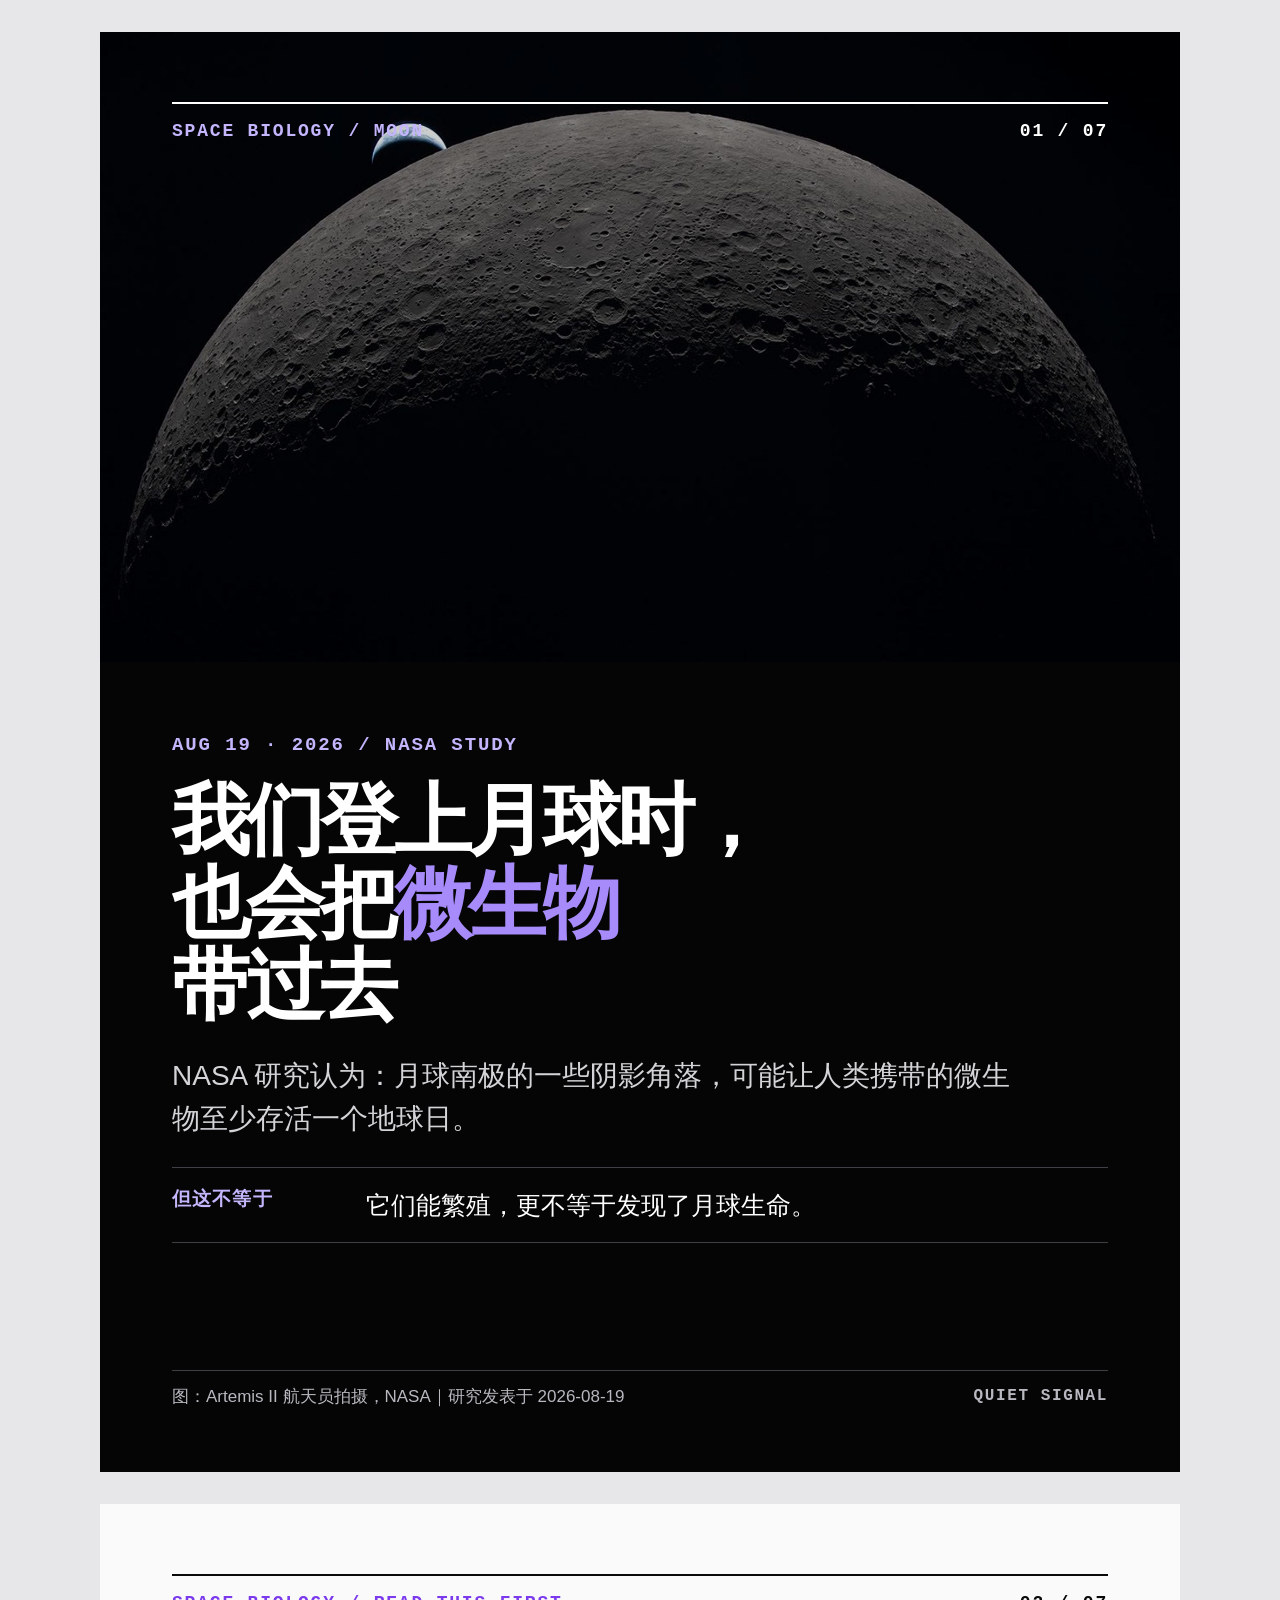
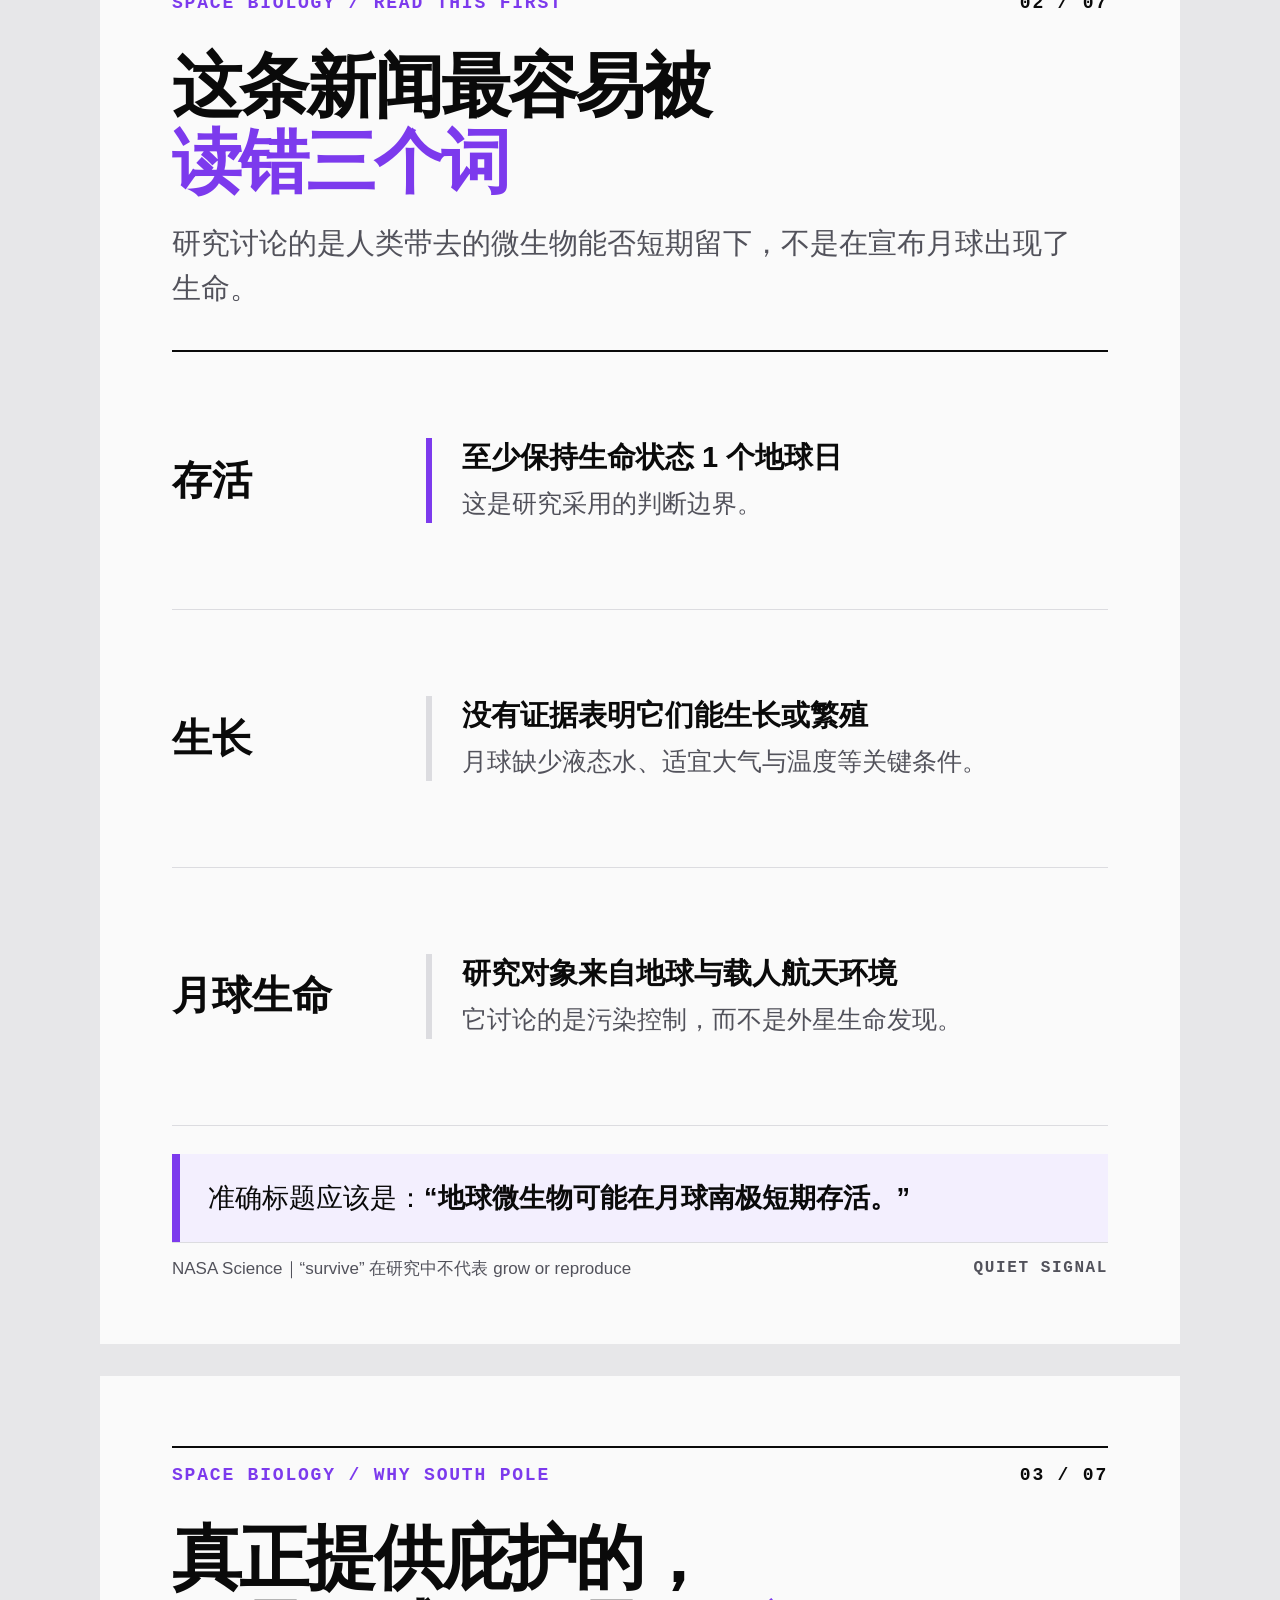
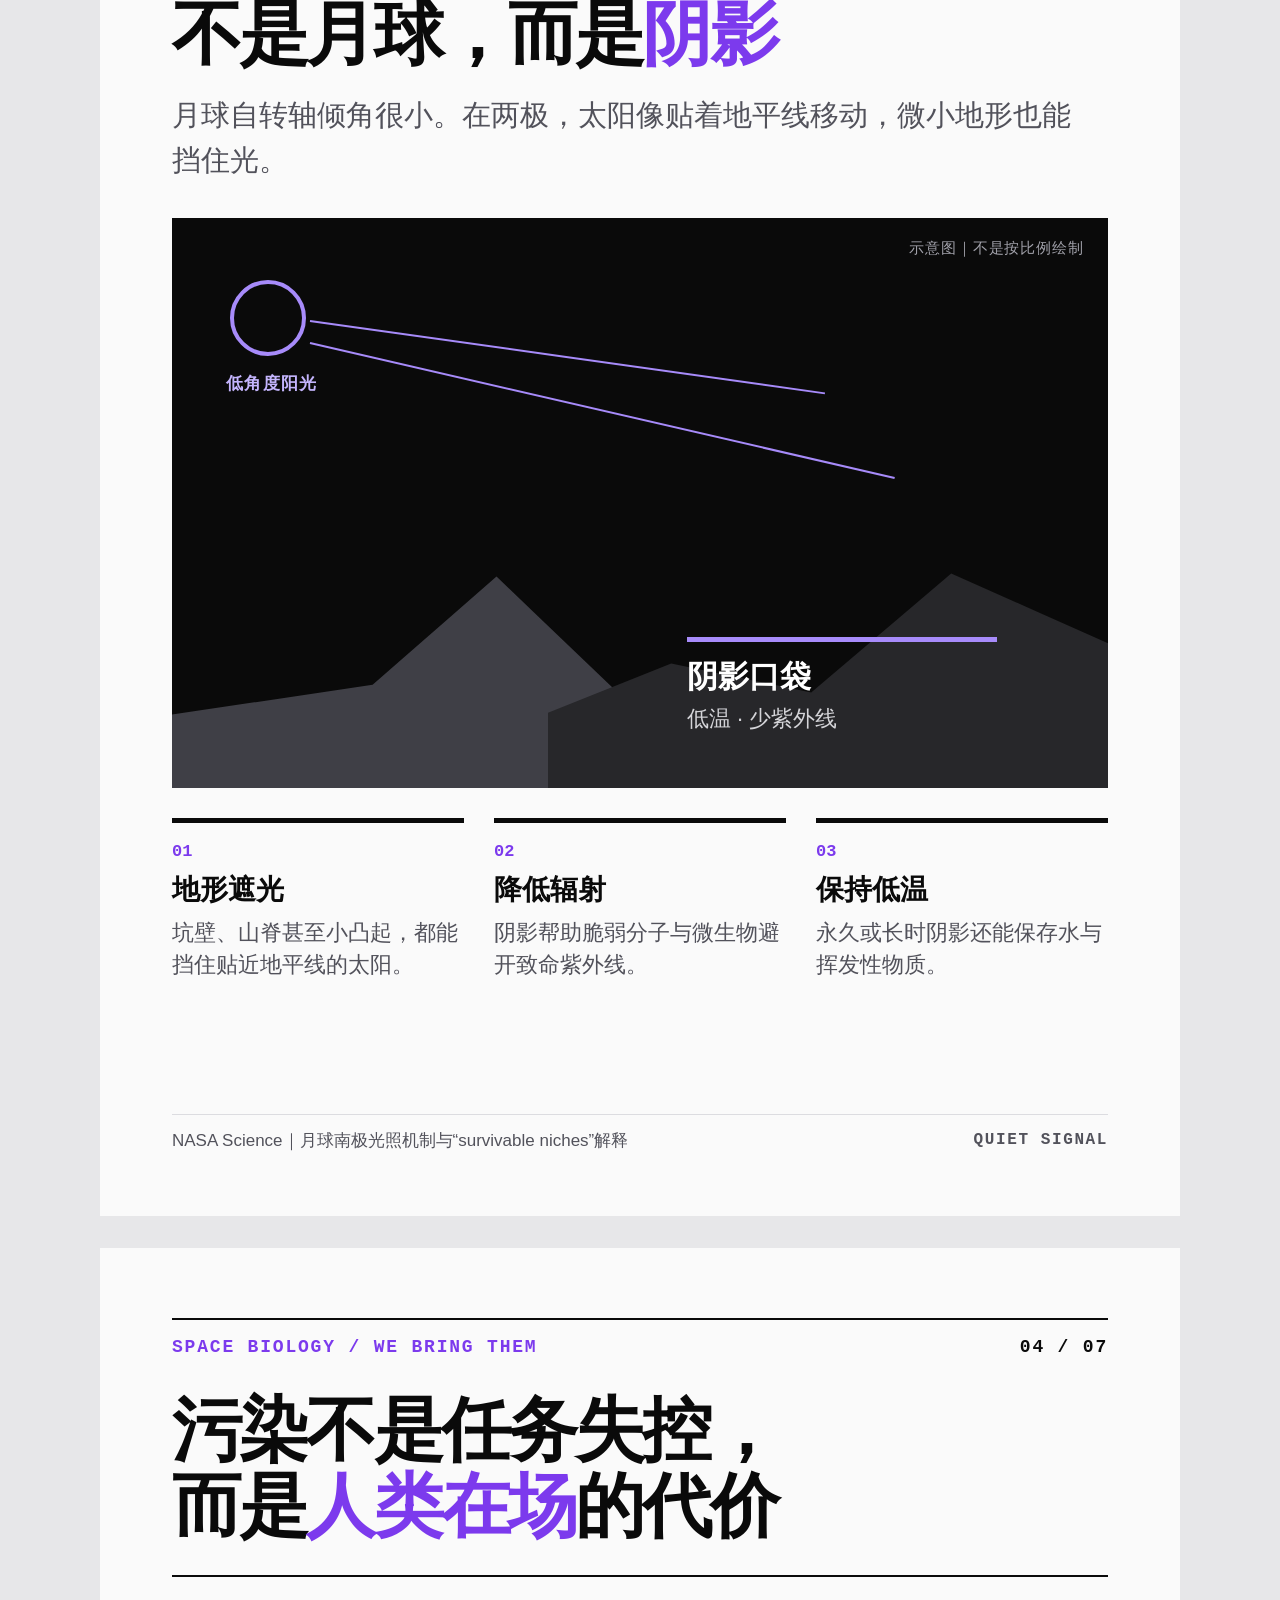
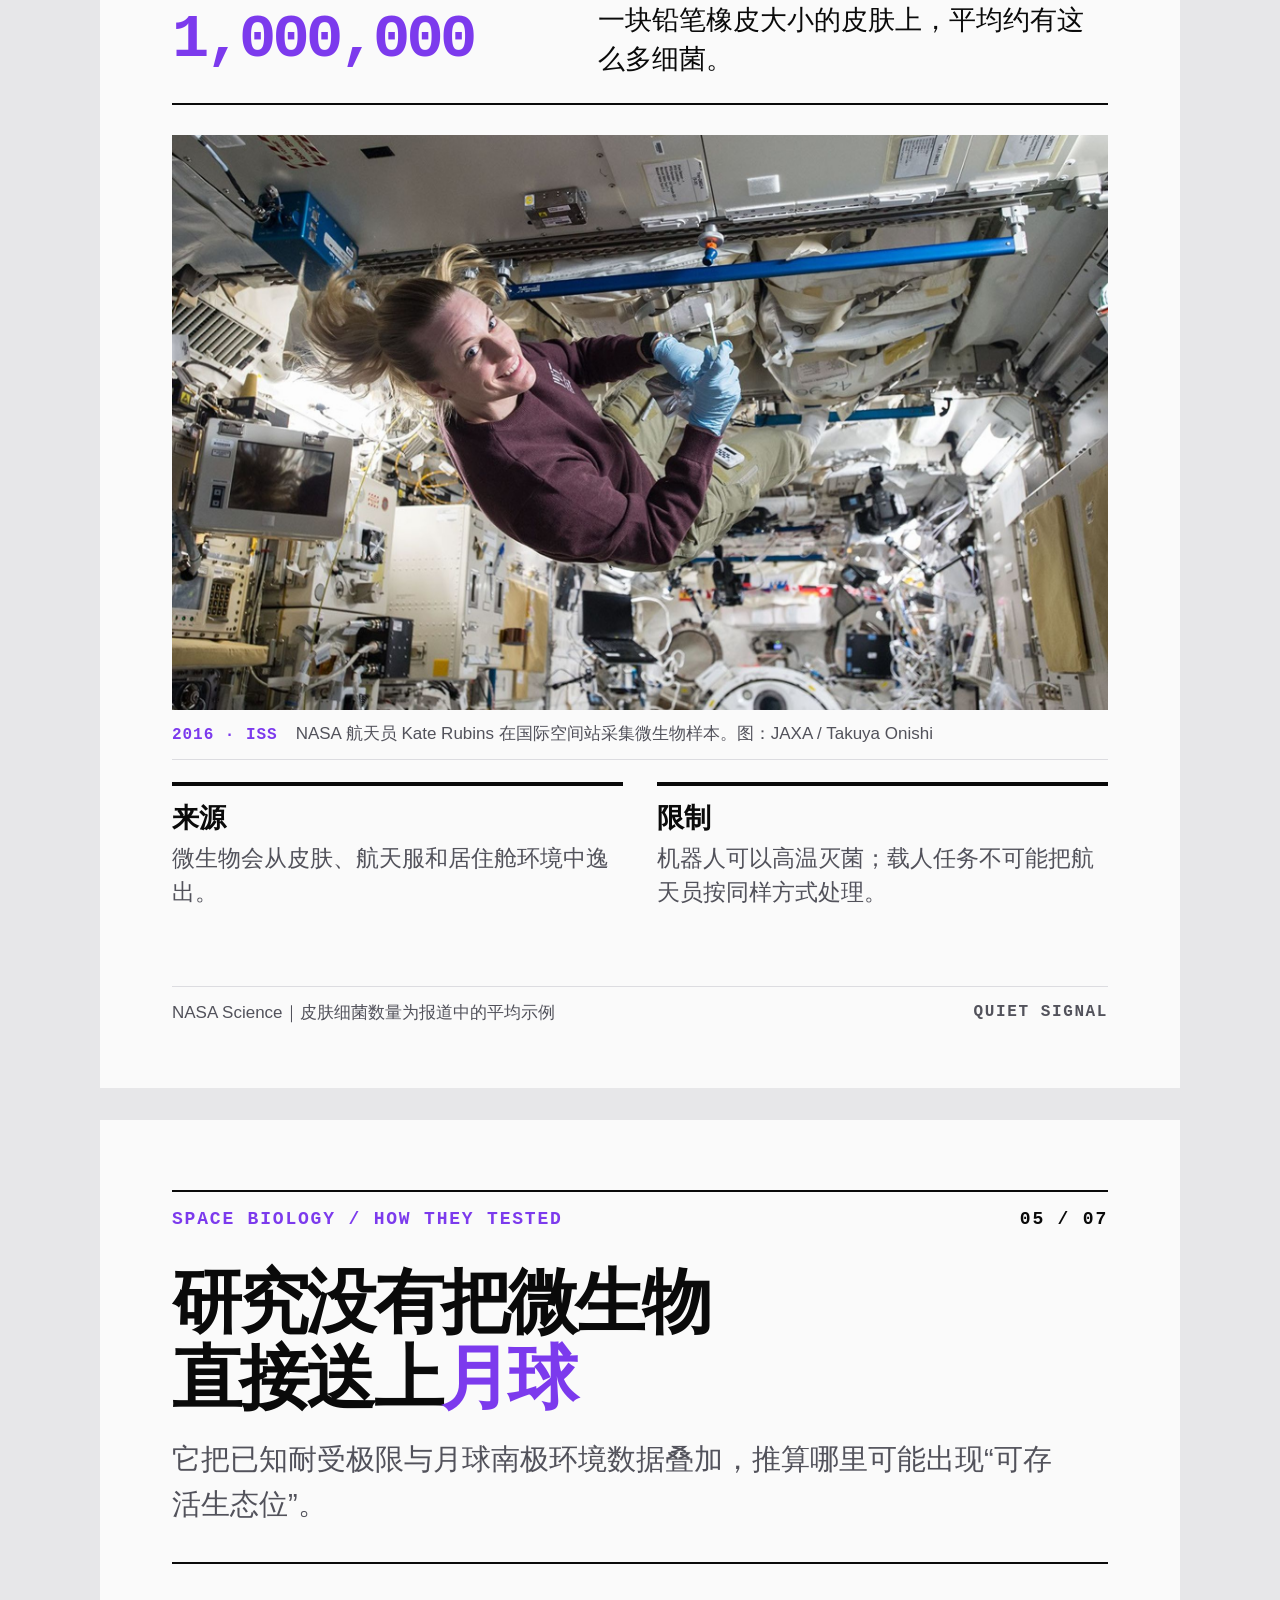
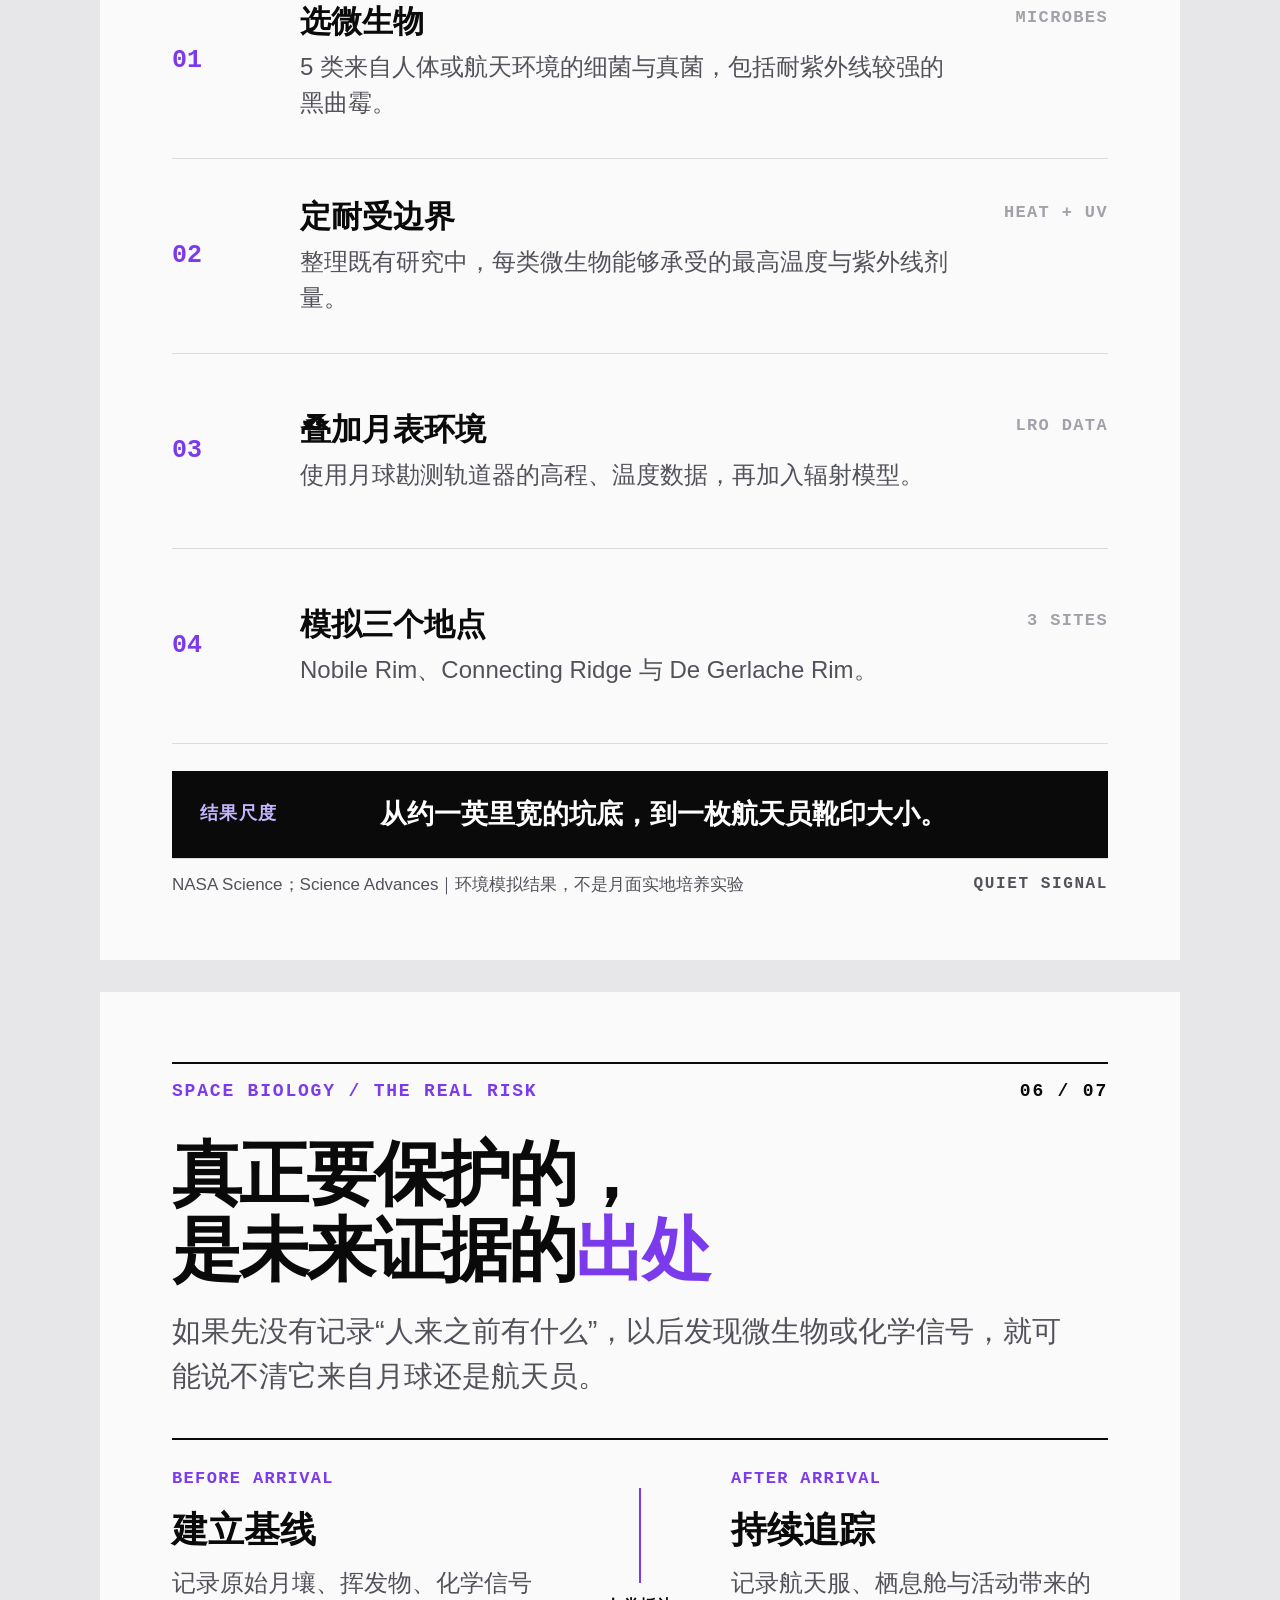
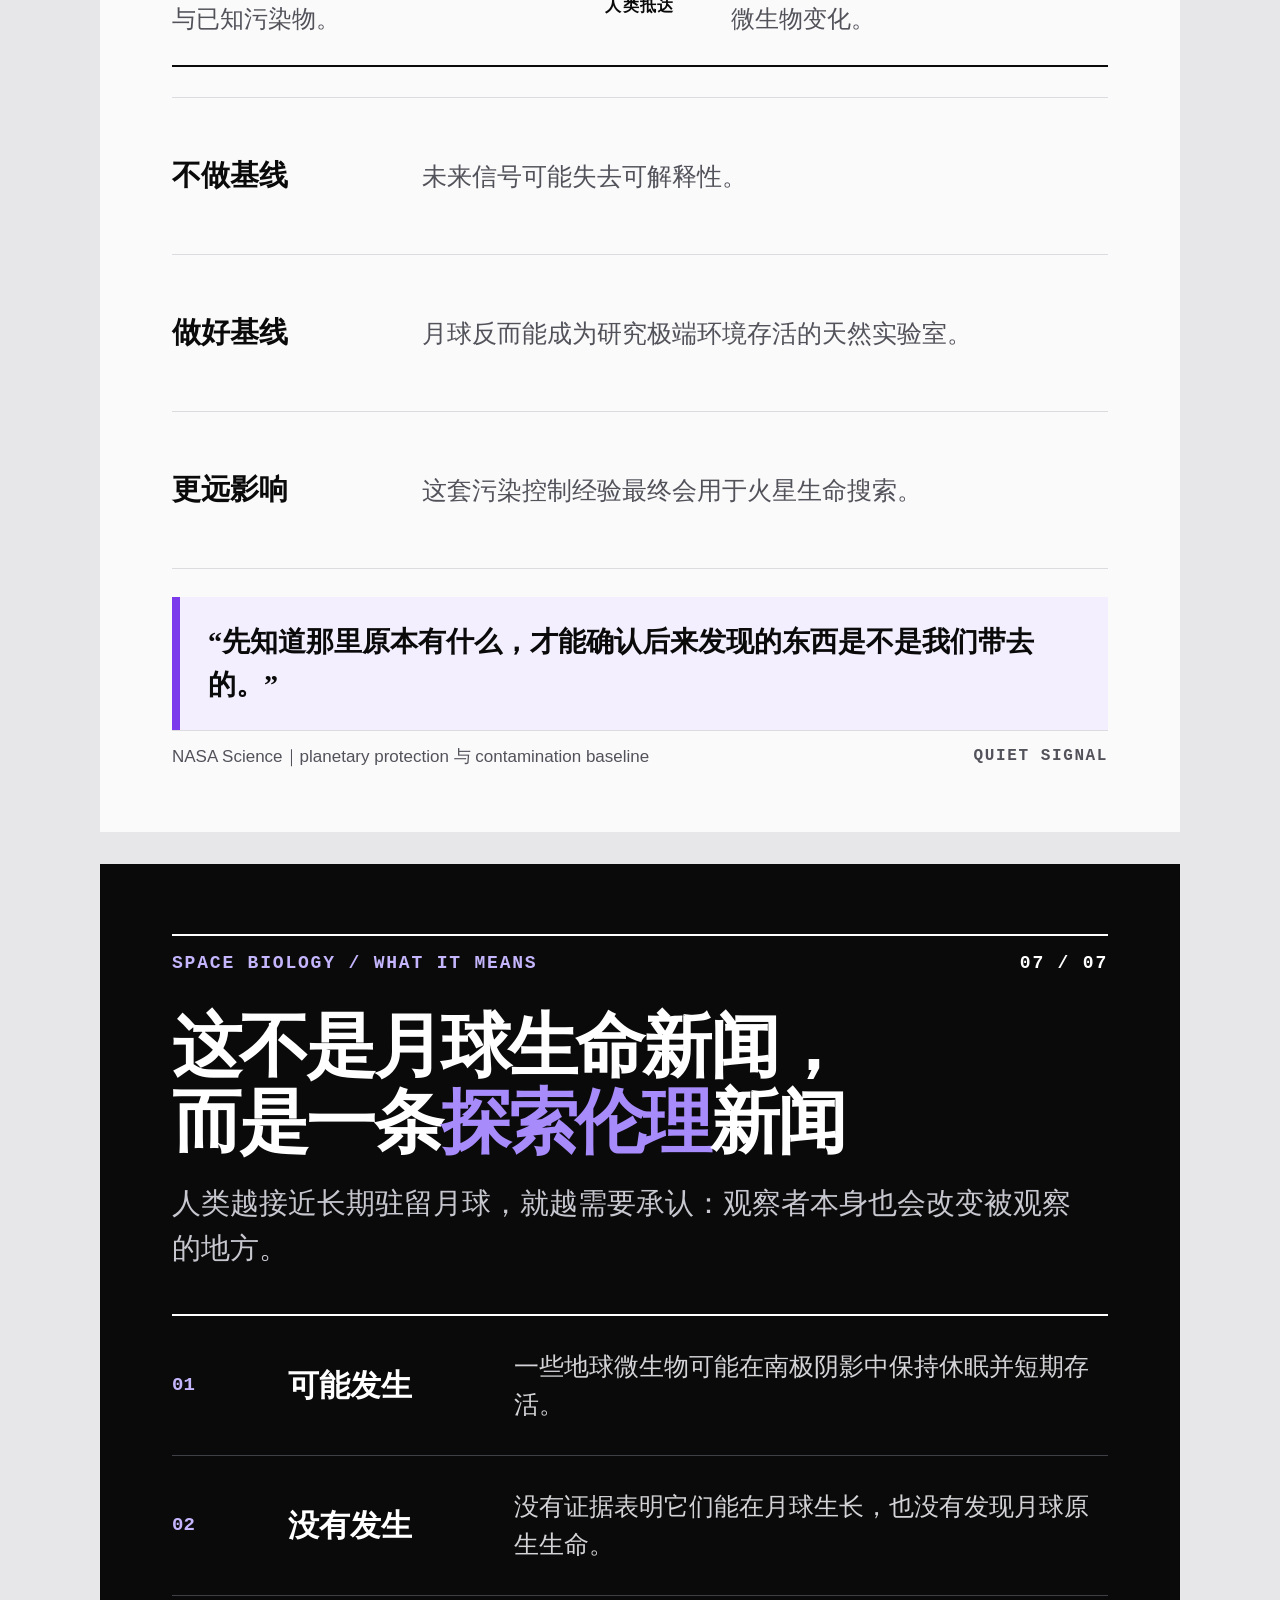
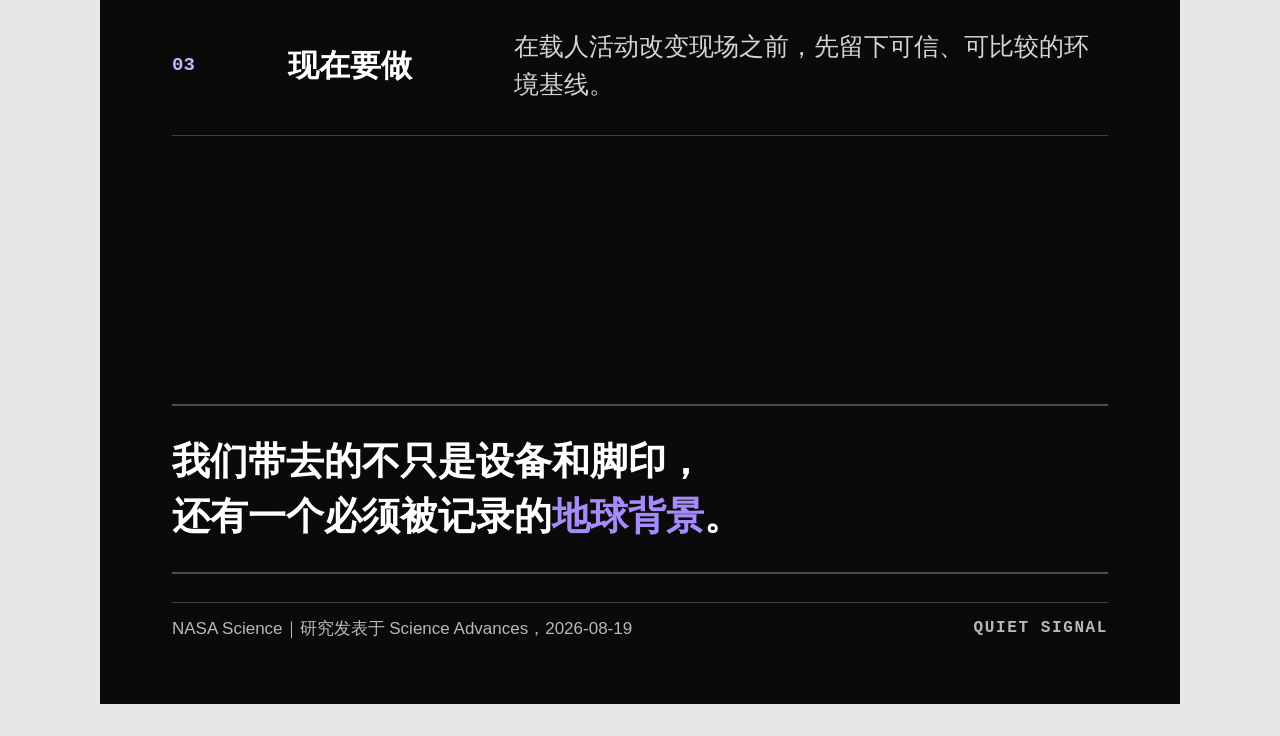
<file: skills/quiet-signal-xhs/references/implementations/nasa-moon-science/index.html>
<!doctype html>
<html lang="zh-CN">
<head>
  <meta charset="utf-8">
  <meta name="viewport" content="width=device-width,initial-scale=1">
  <title>月球南极的微生物｜Quiet Signal XHS Kit</title>
  <link rel="stylesheet" href="styles.css">
</head>
<body>
  <main id="deck" aria-label="月球南极微生物研究解读，7 张小红书图文"></main>
  <script src="app.js"></script>
</body>
</html>
</file>
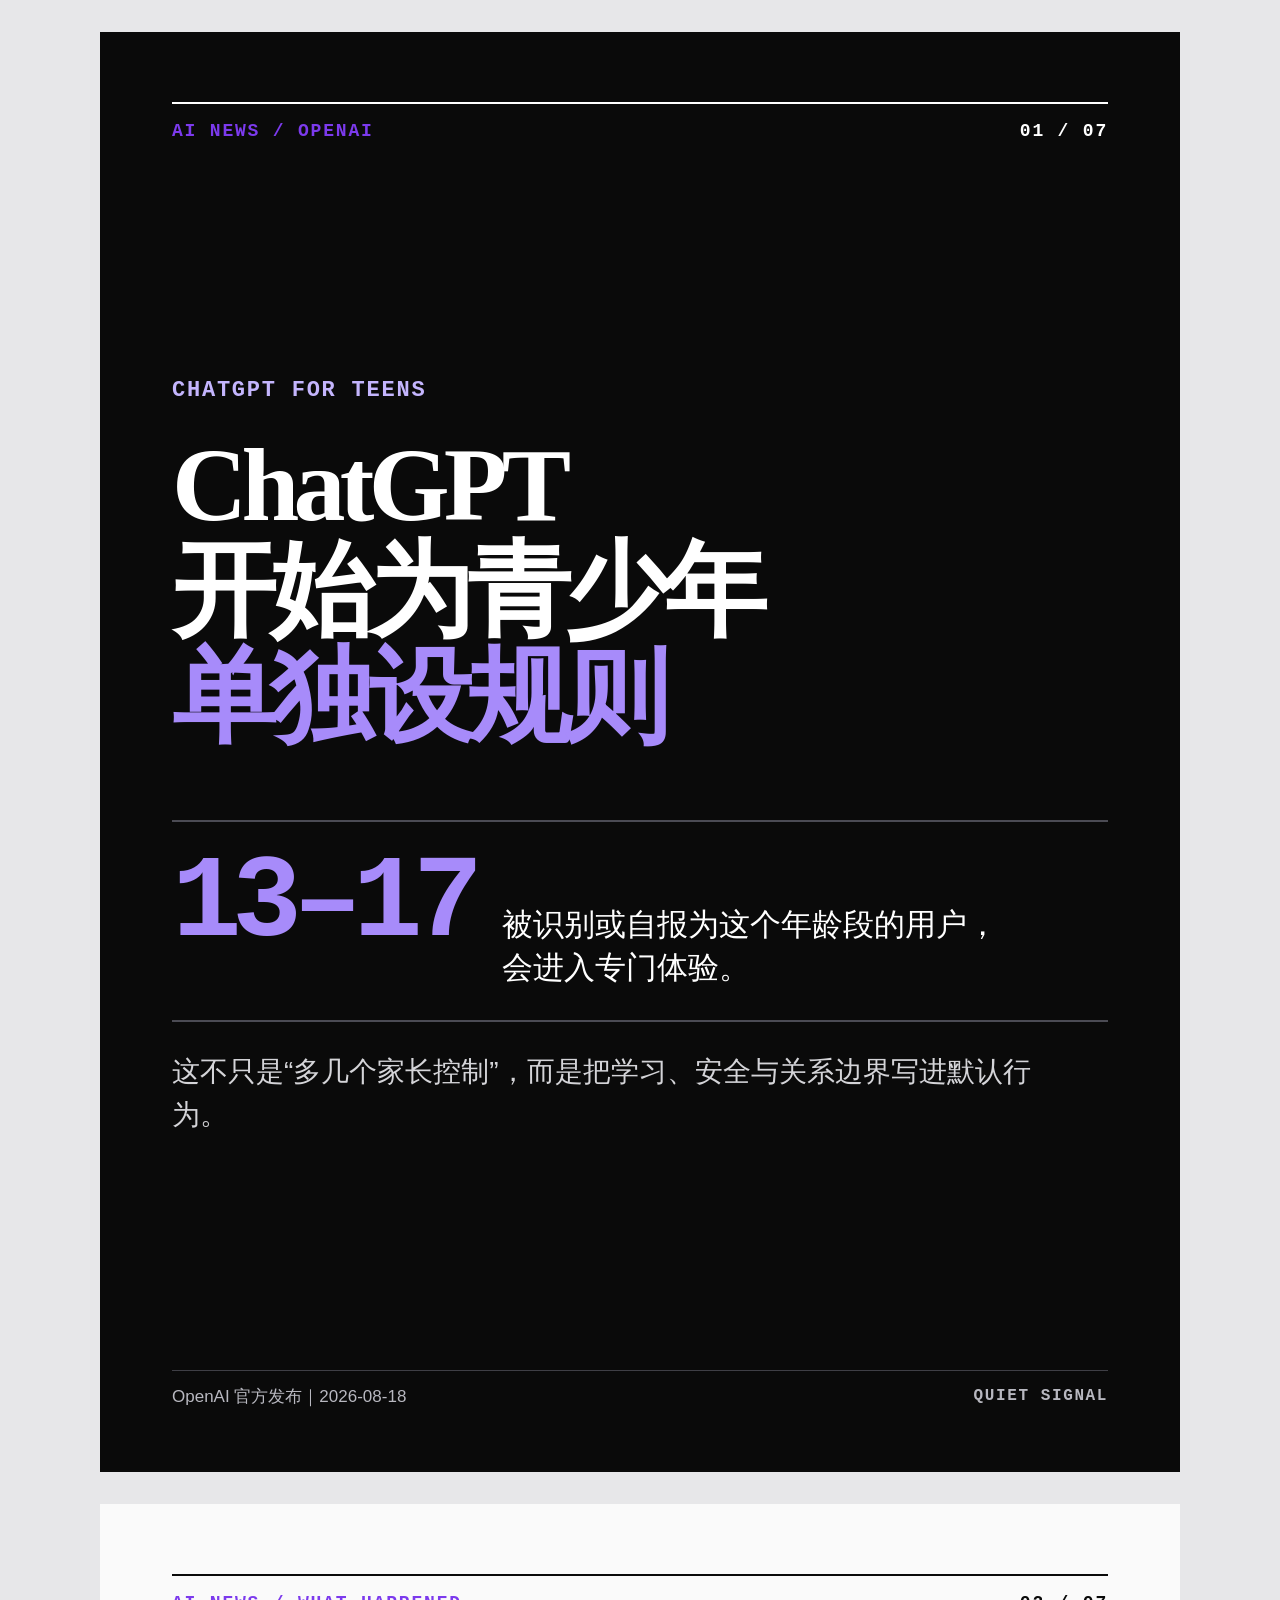
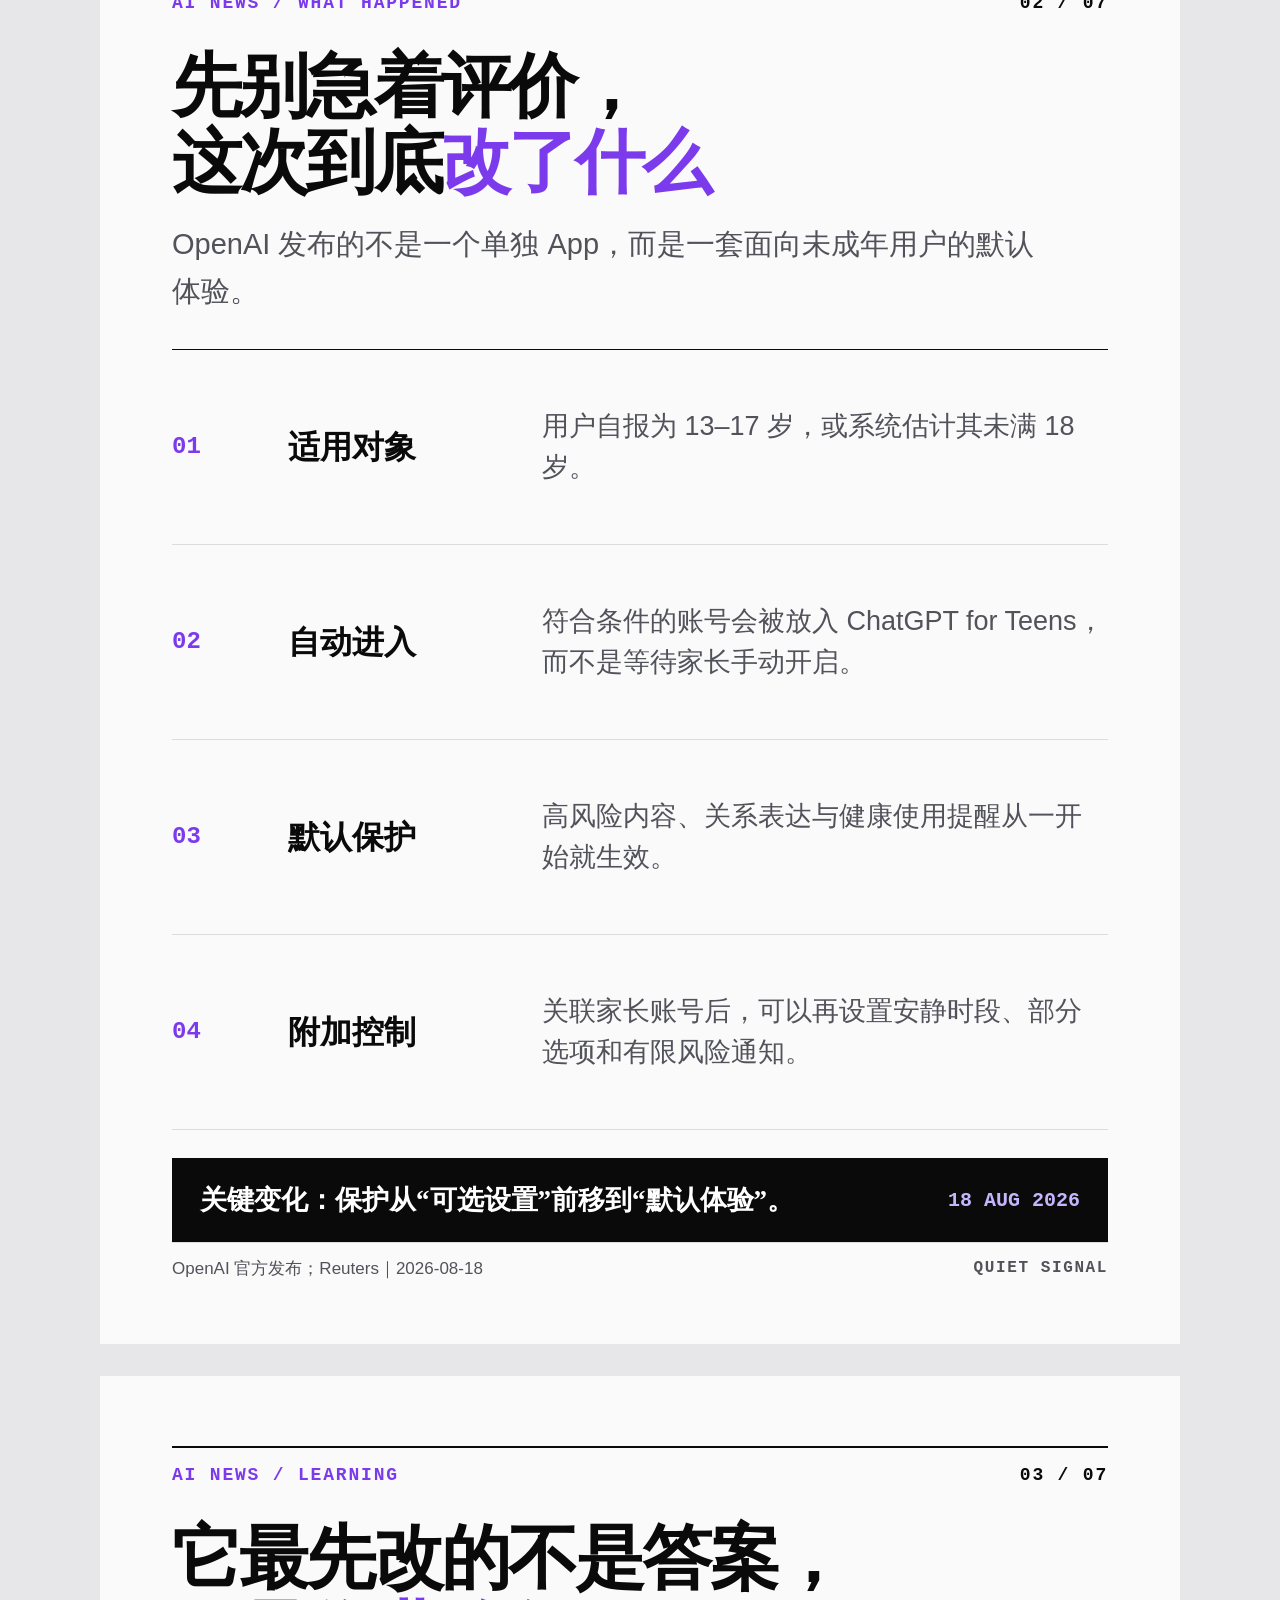
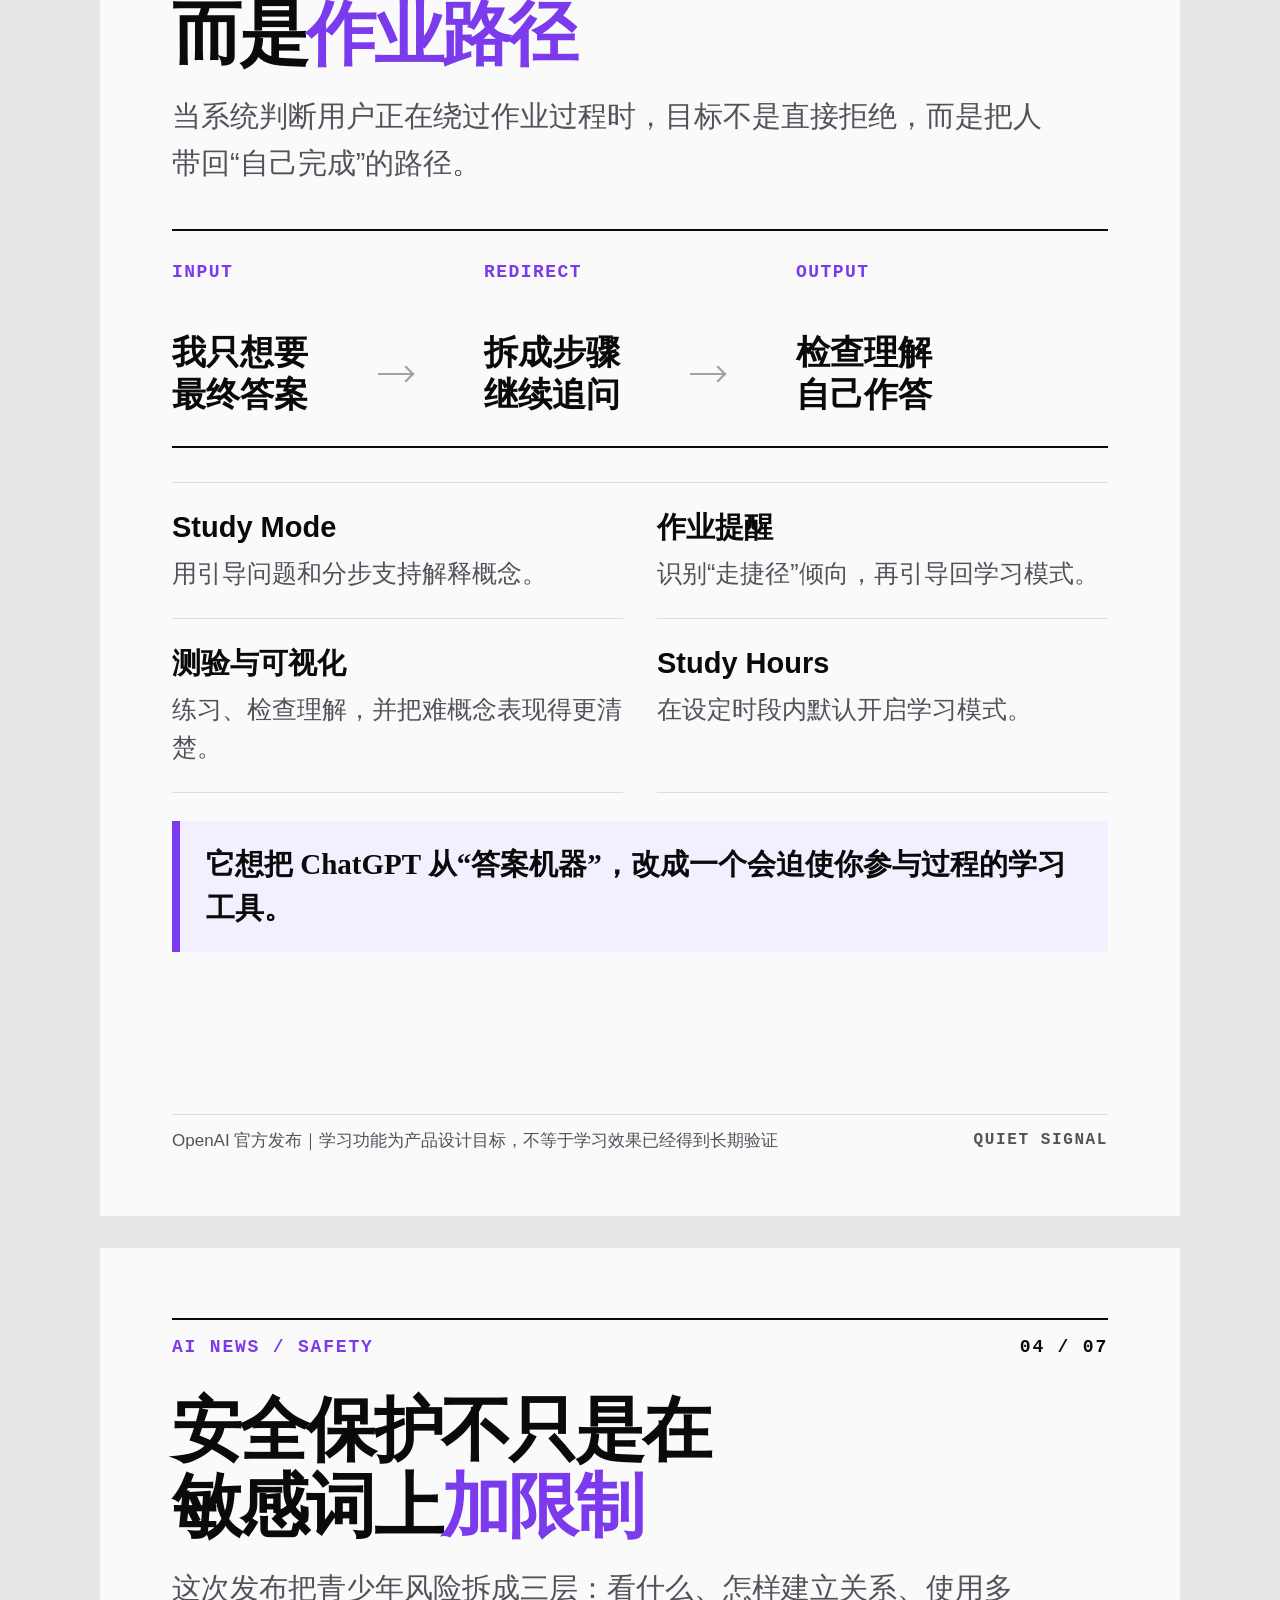
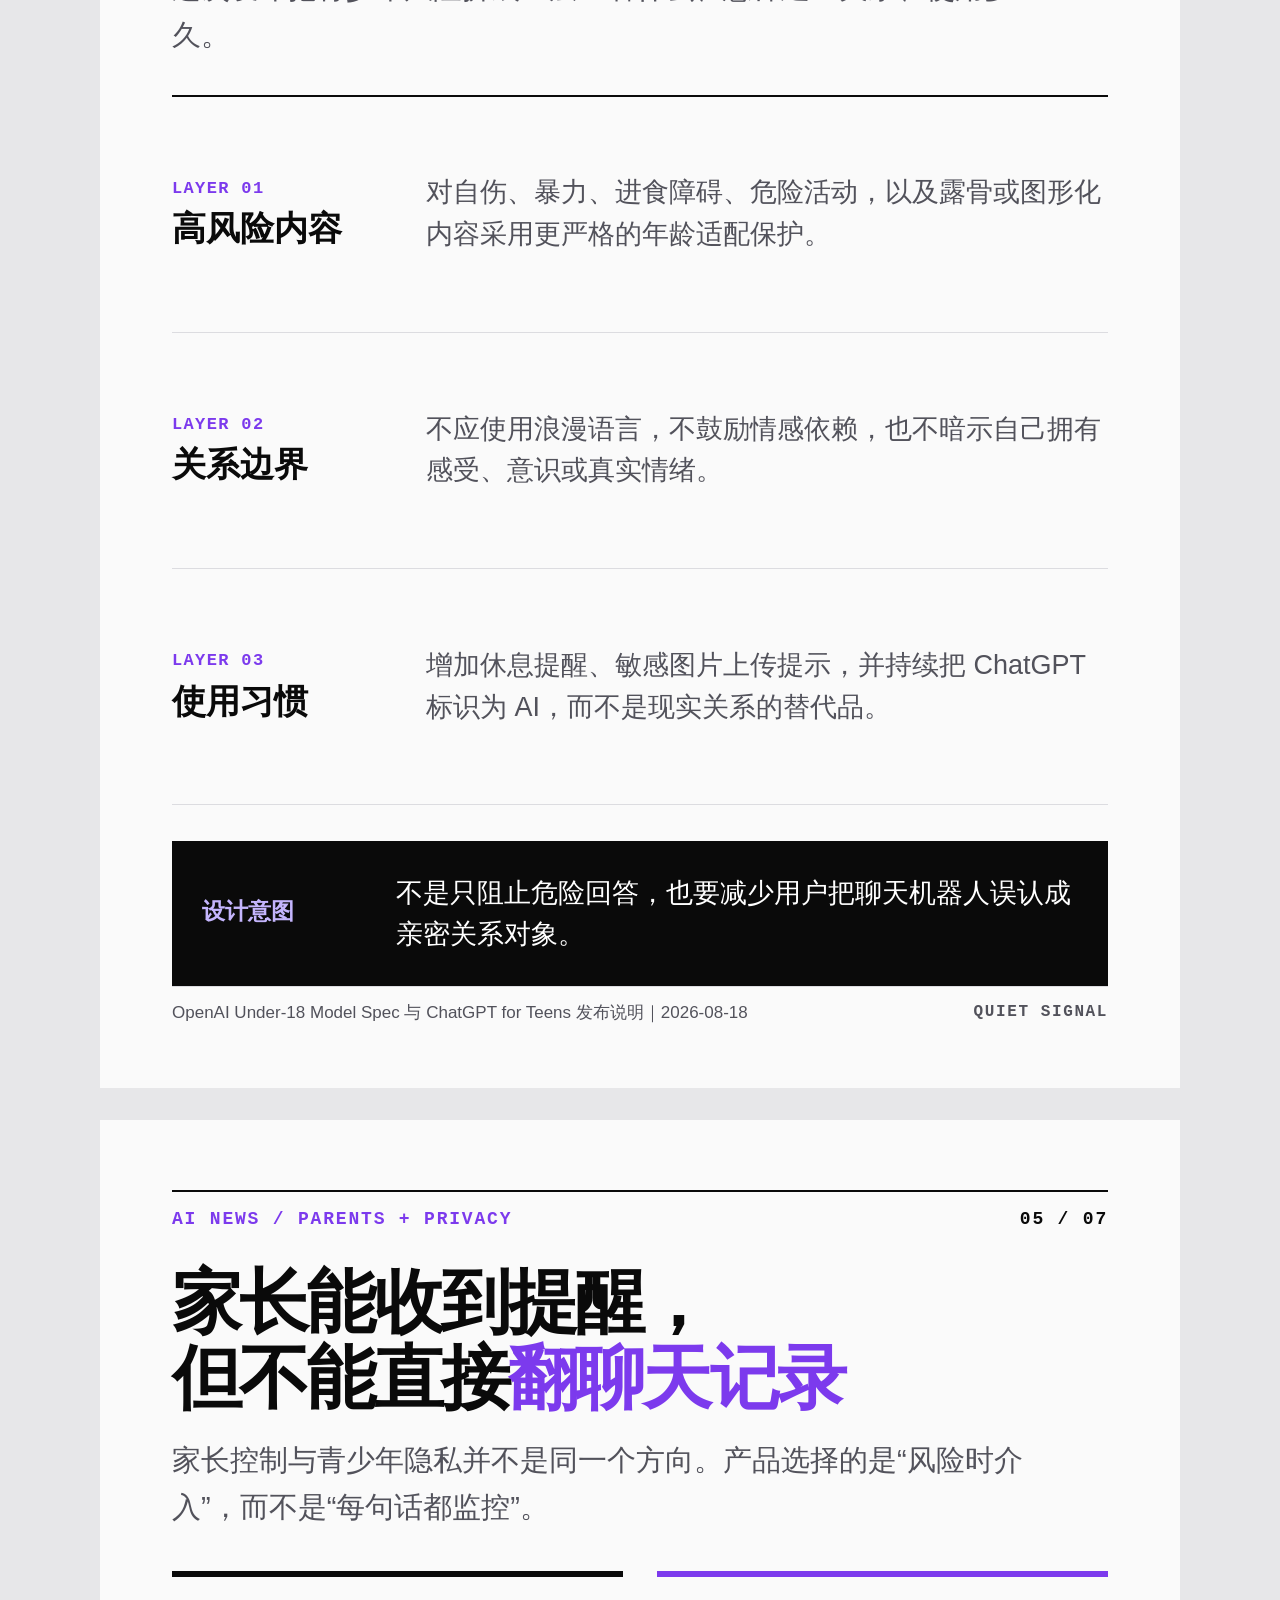
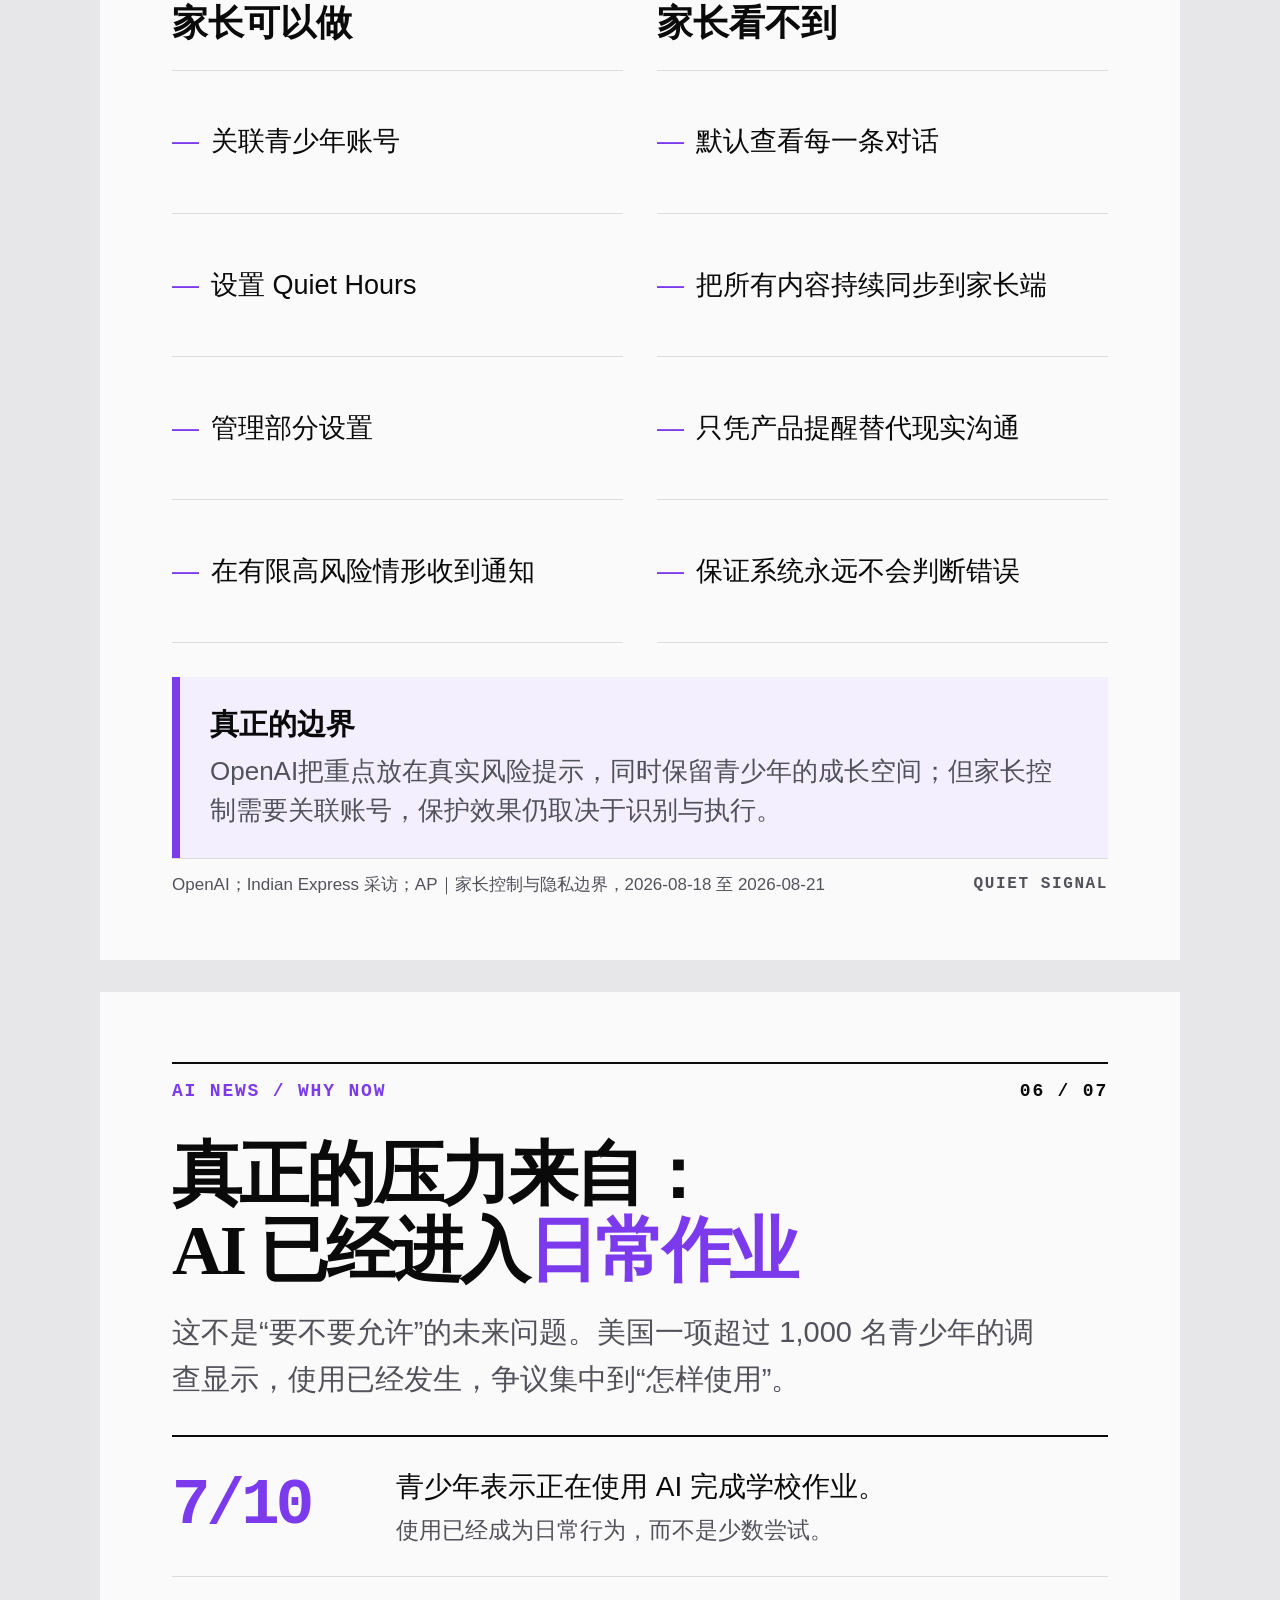
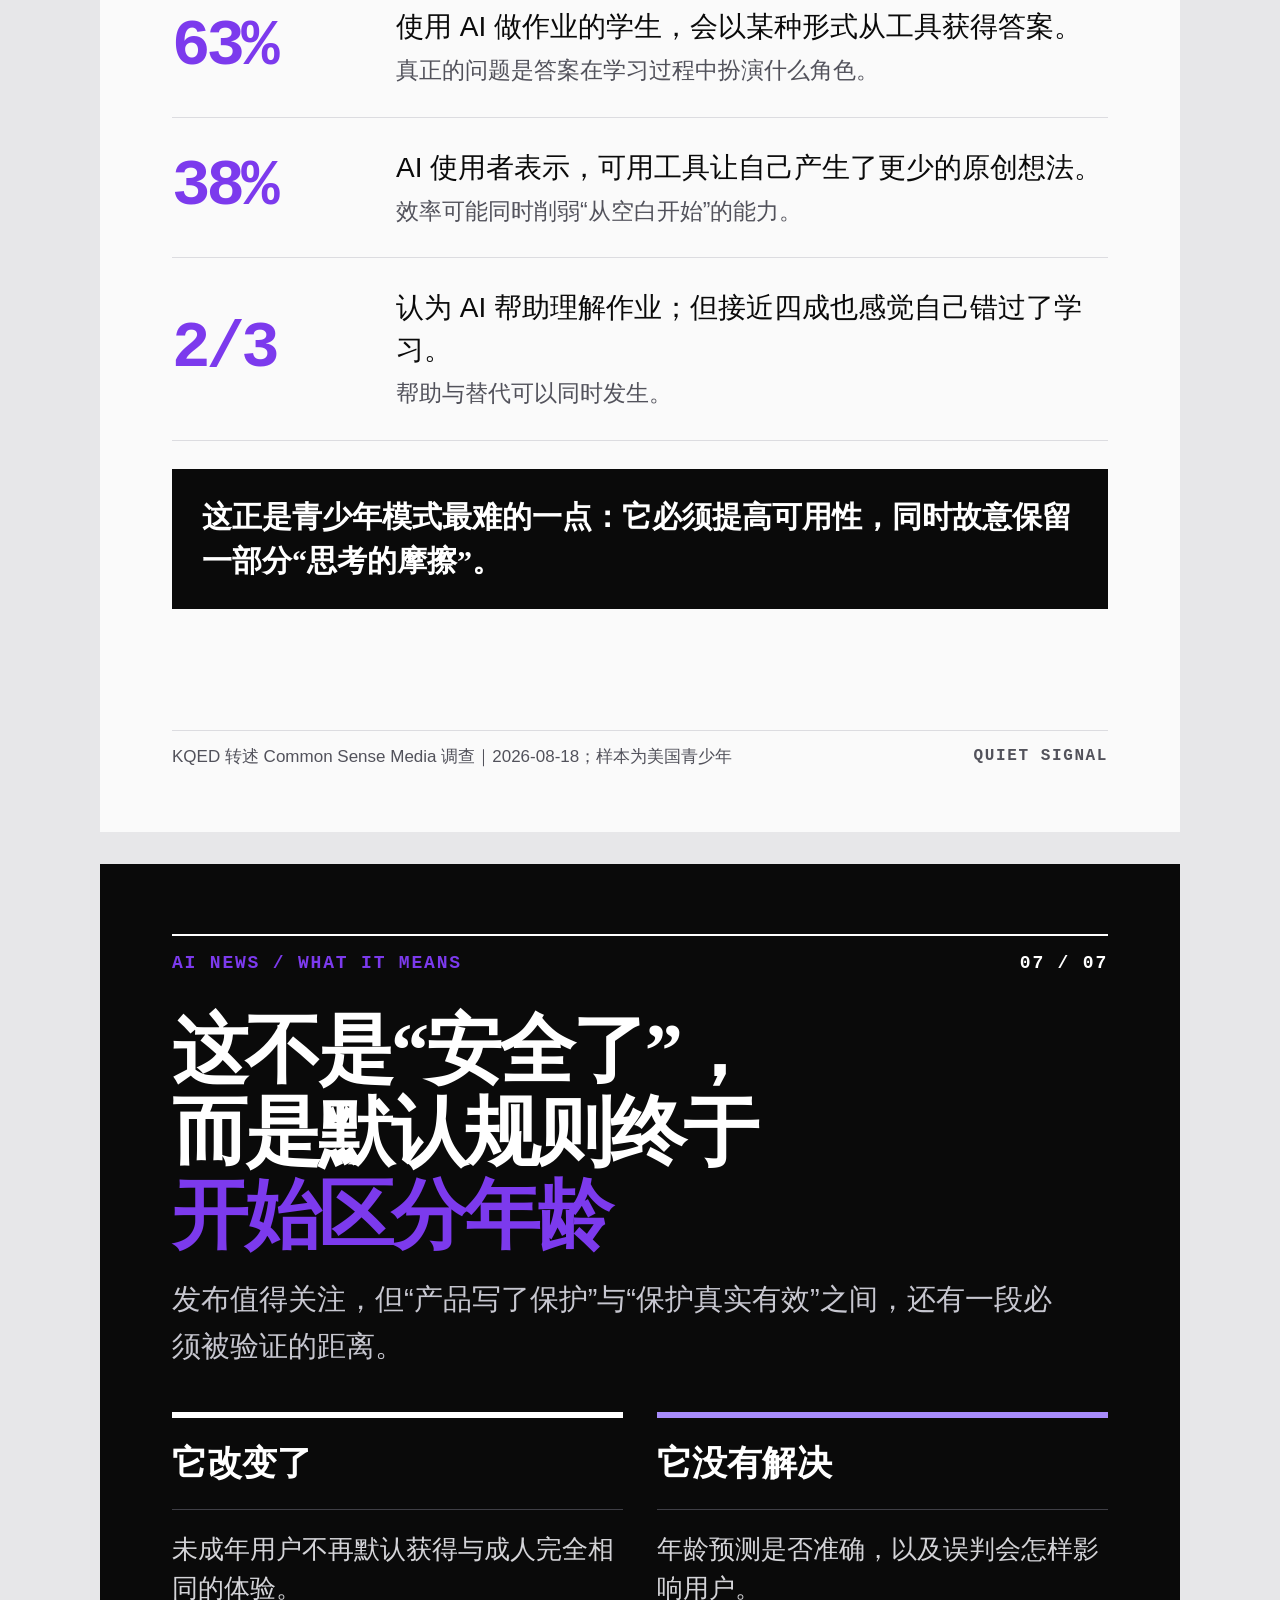
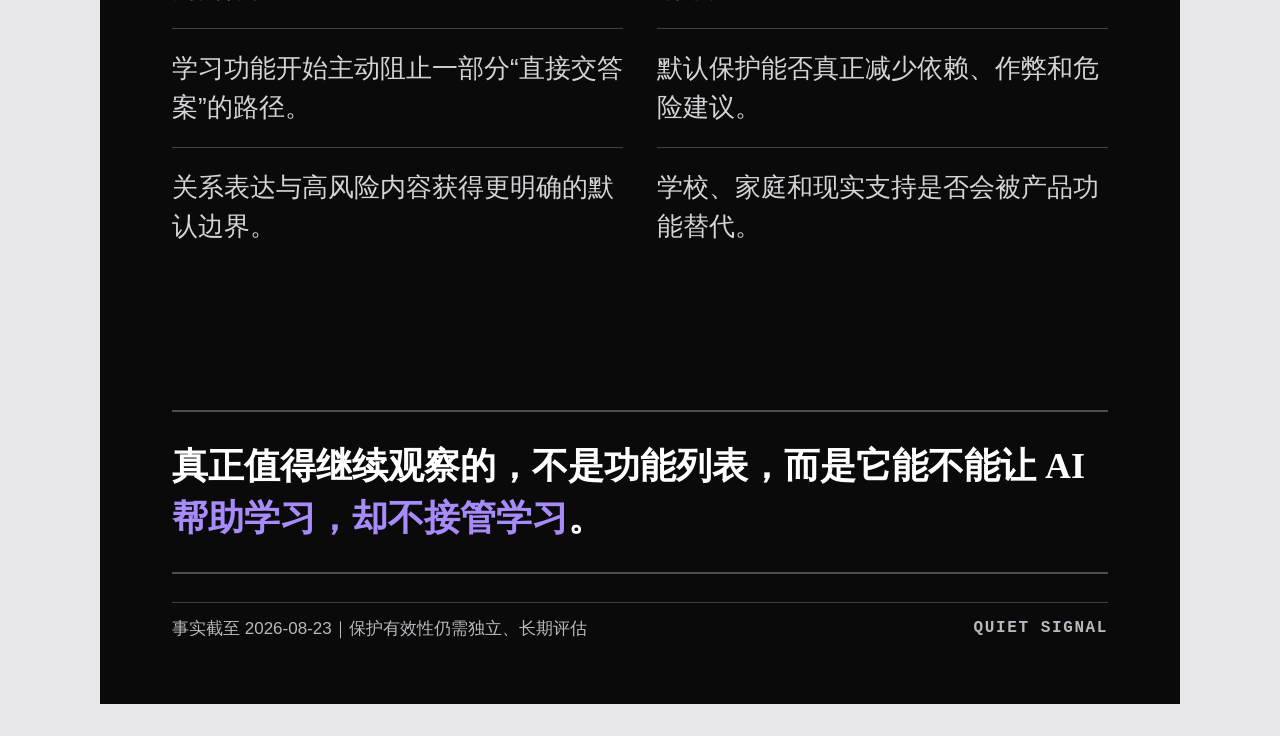
<file: skills/quiet-signal-xhs/references/implementations/pure-text-ai-news/index.html>
<!doctype html>
<html lang="zh-CN">
<head>
  <meta charset="utf-8">
  <meta name="viewport" content="width=device-width,initial-scale=1">
  <title>ChatGPT for Teens｜Quiet Signal XHS Kit</title>
  <link rel="stylesheet" href="styles.css">
</head>
<body>
  <main id="deck" aria-label="ChatGPT for Teens 新闻解读，7 张小红书图文"></main>
  <script src="app.js"></script>
</body>
</html>
</file>
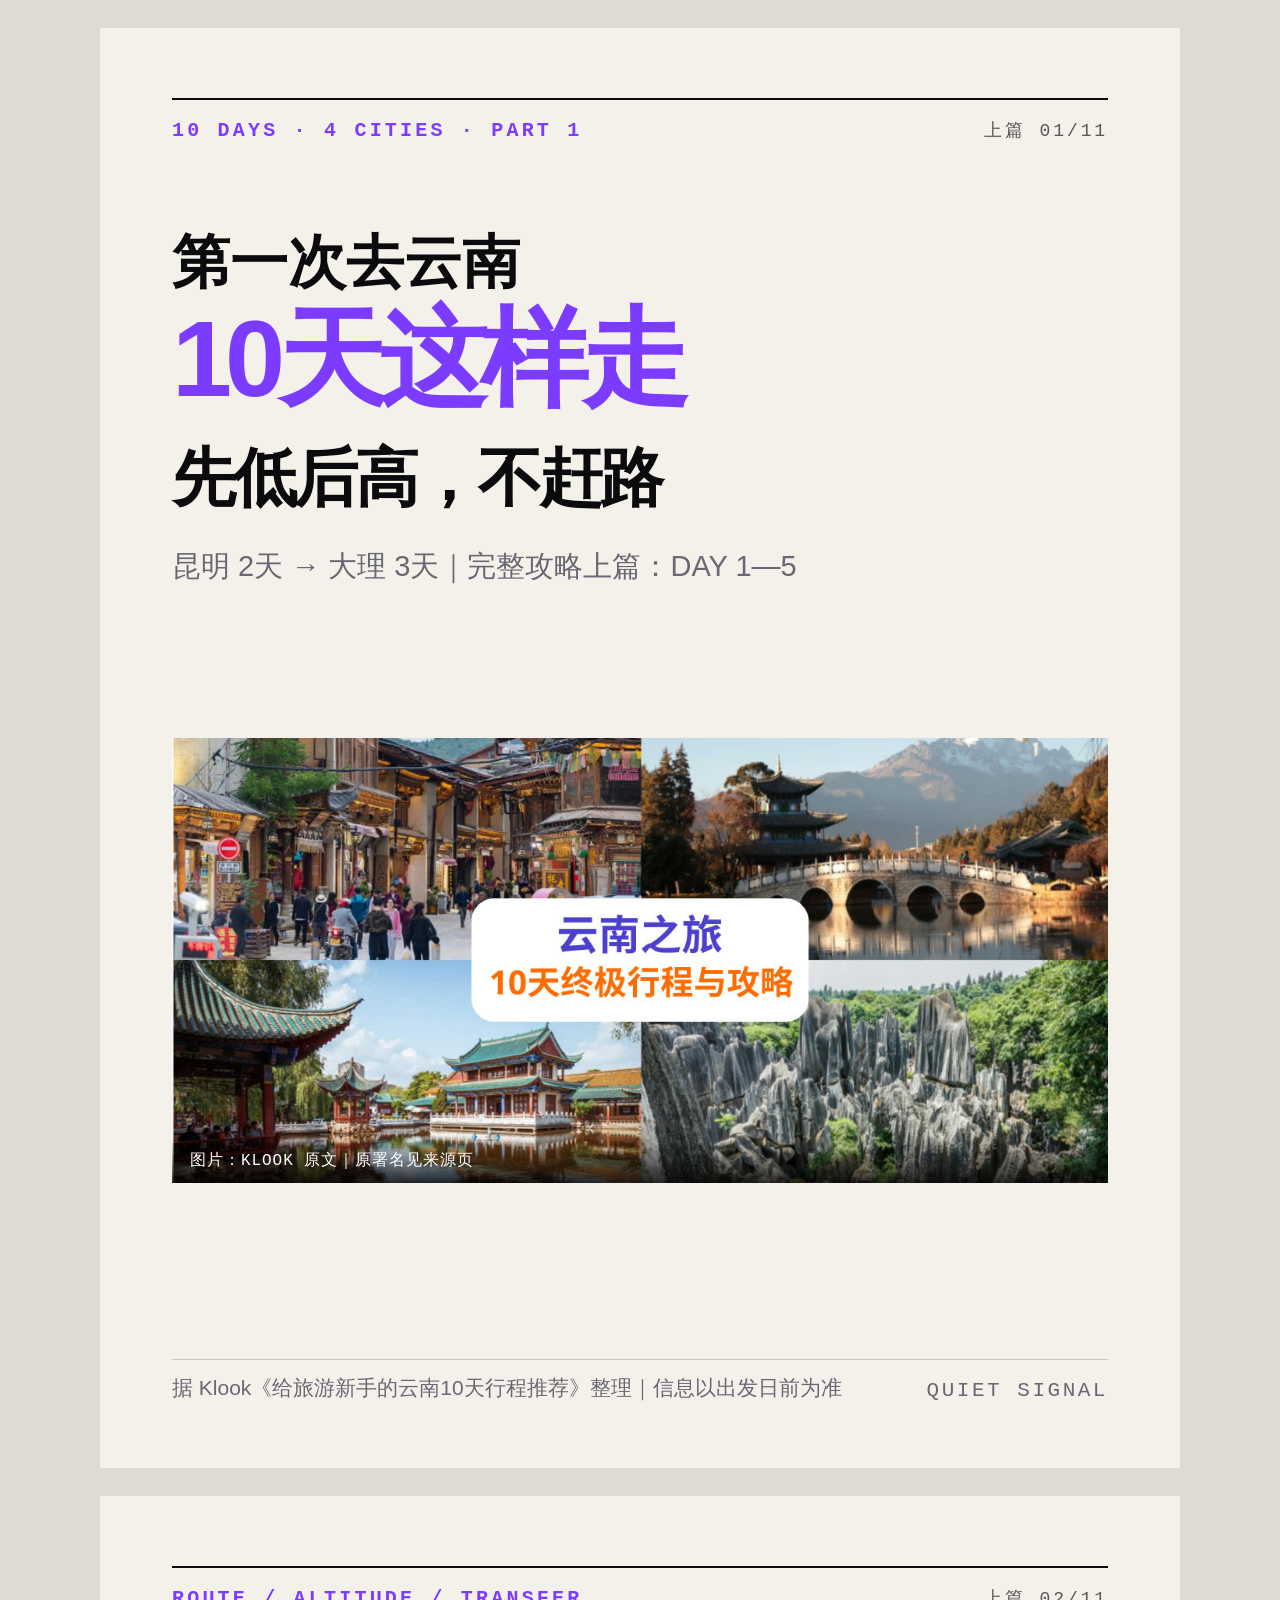
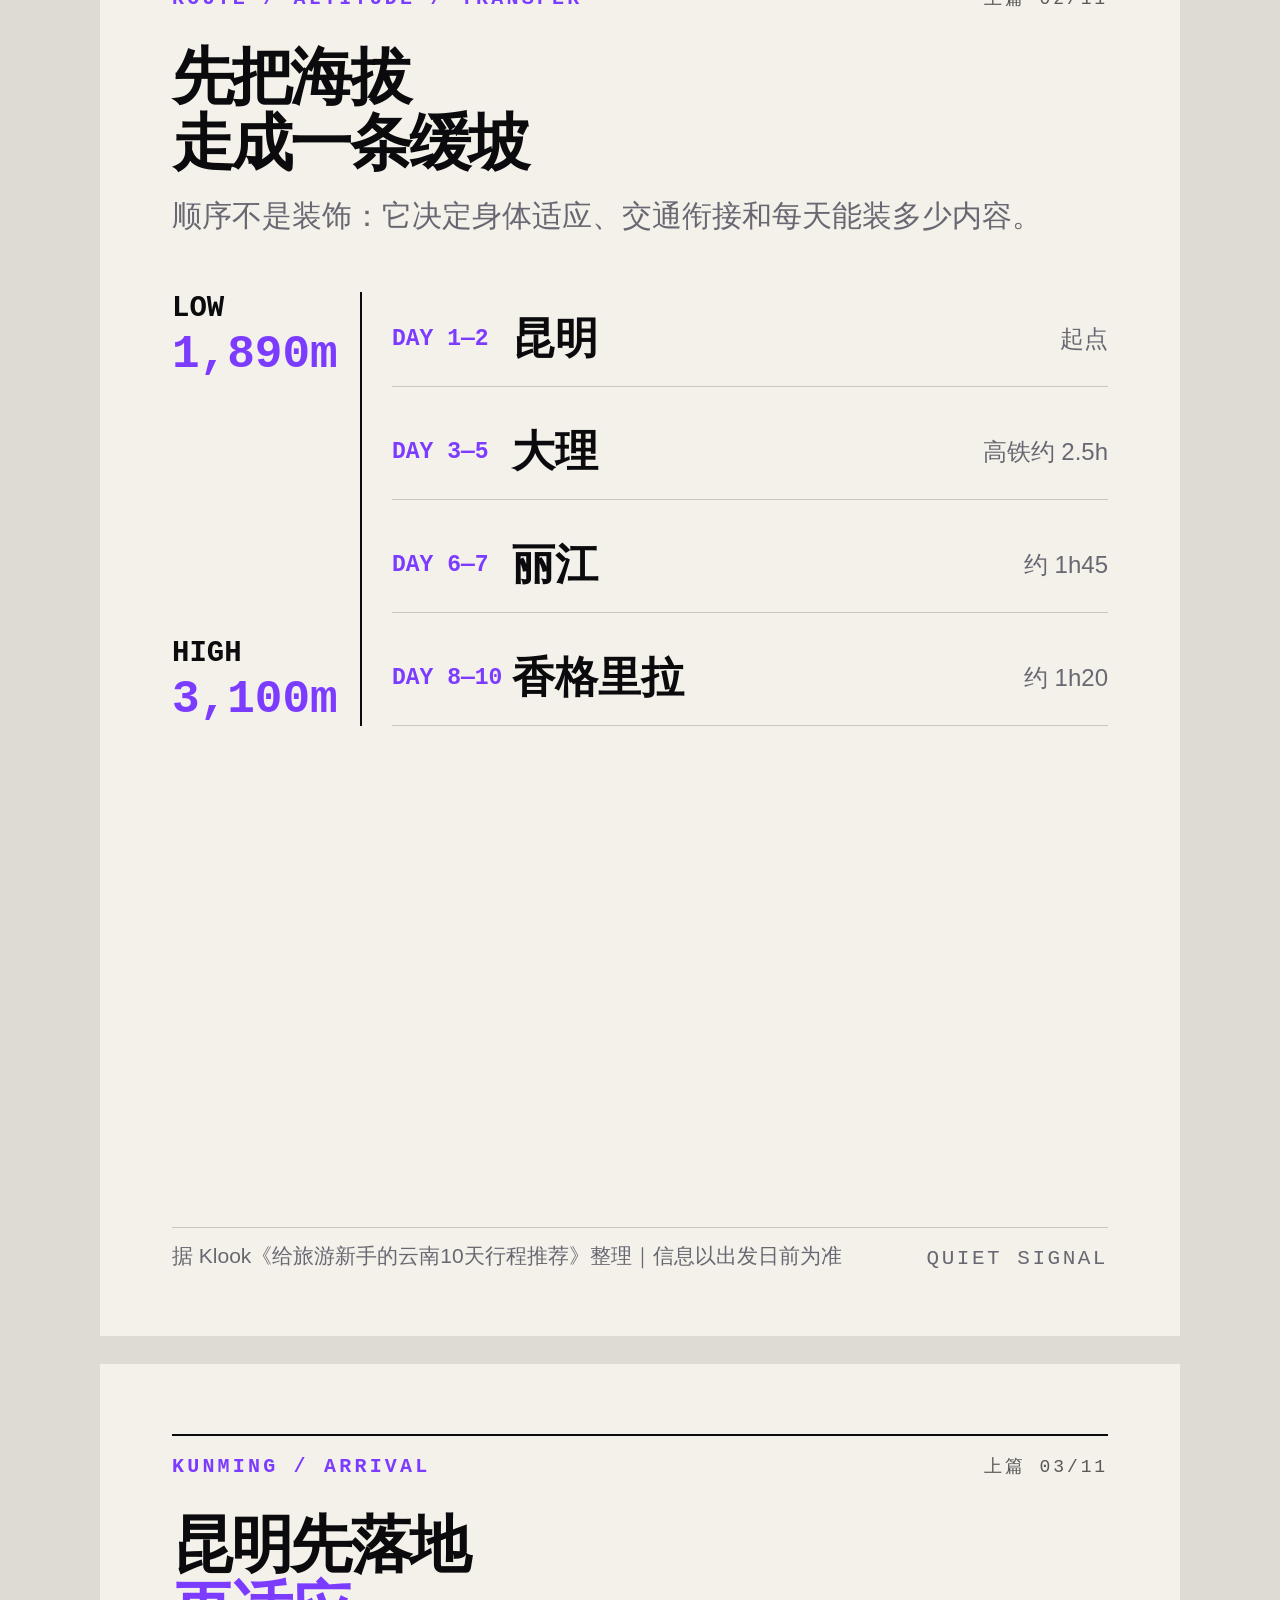
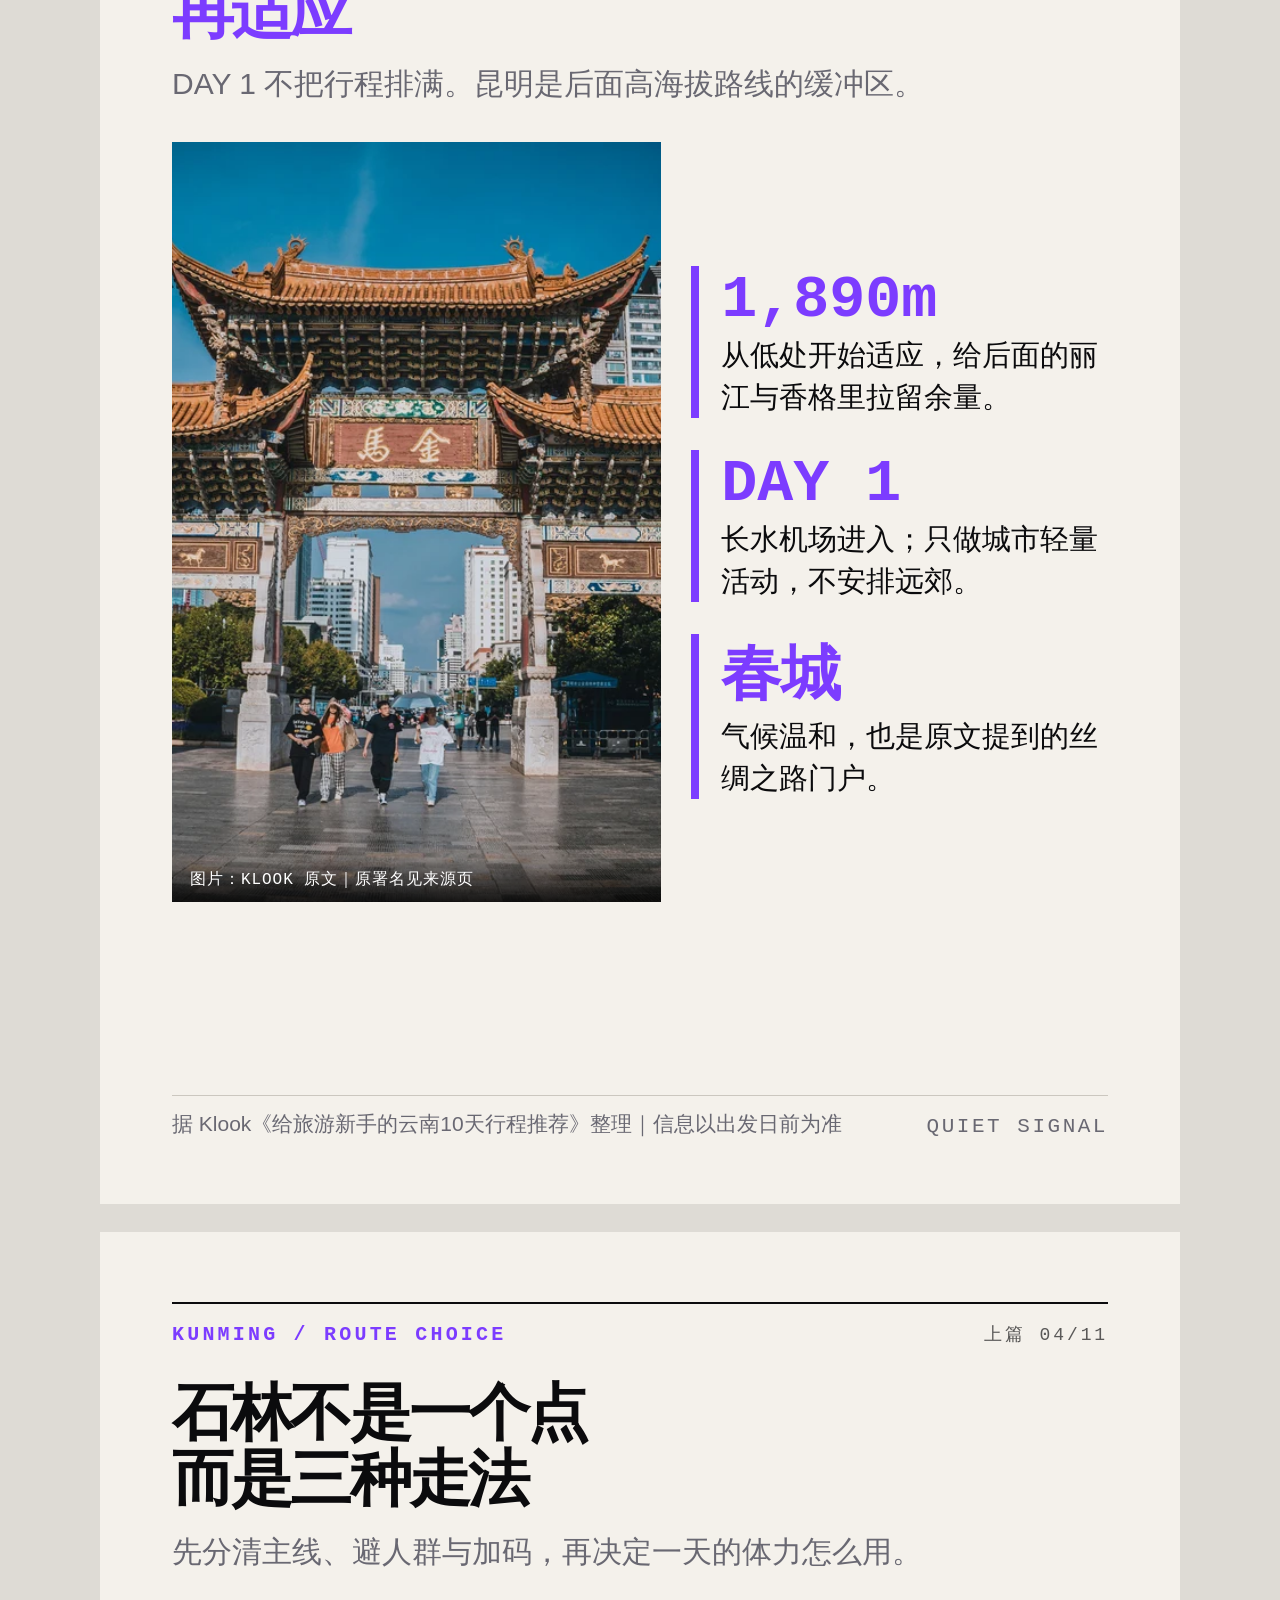
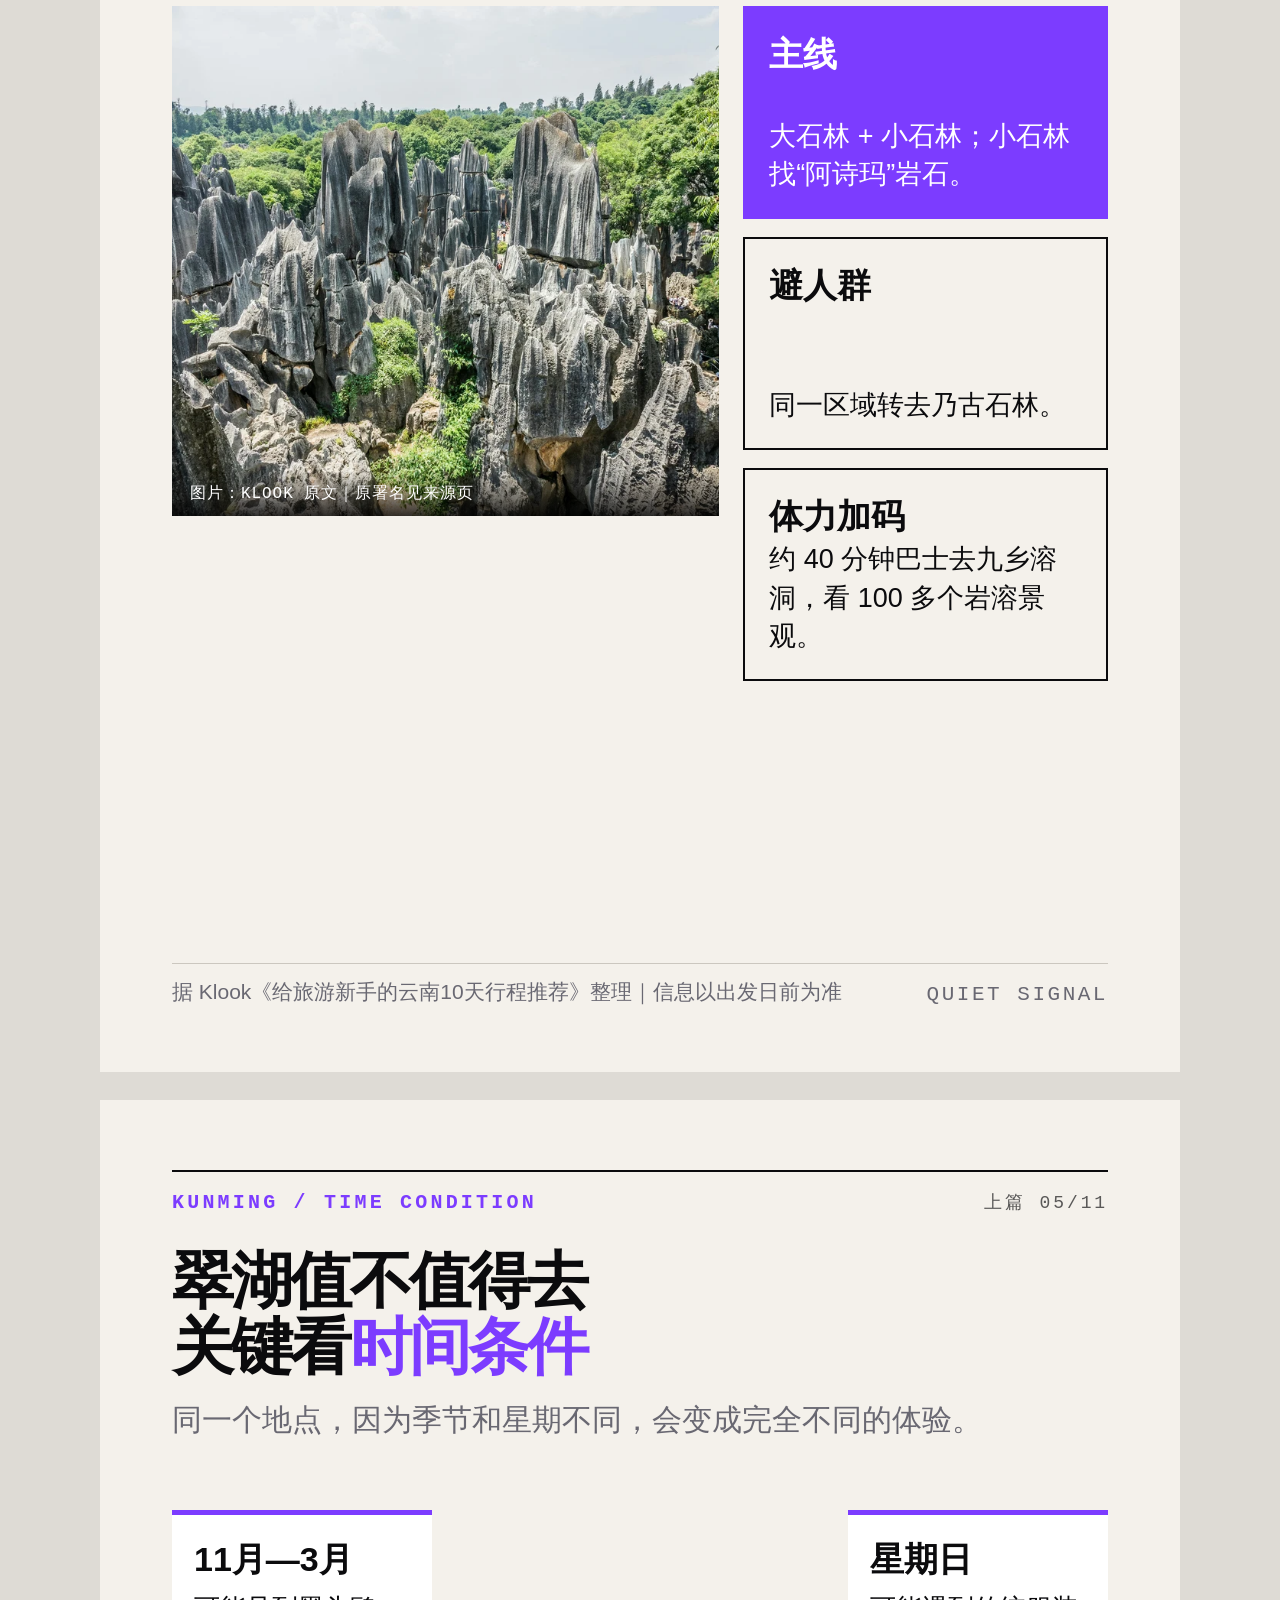
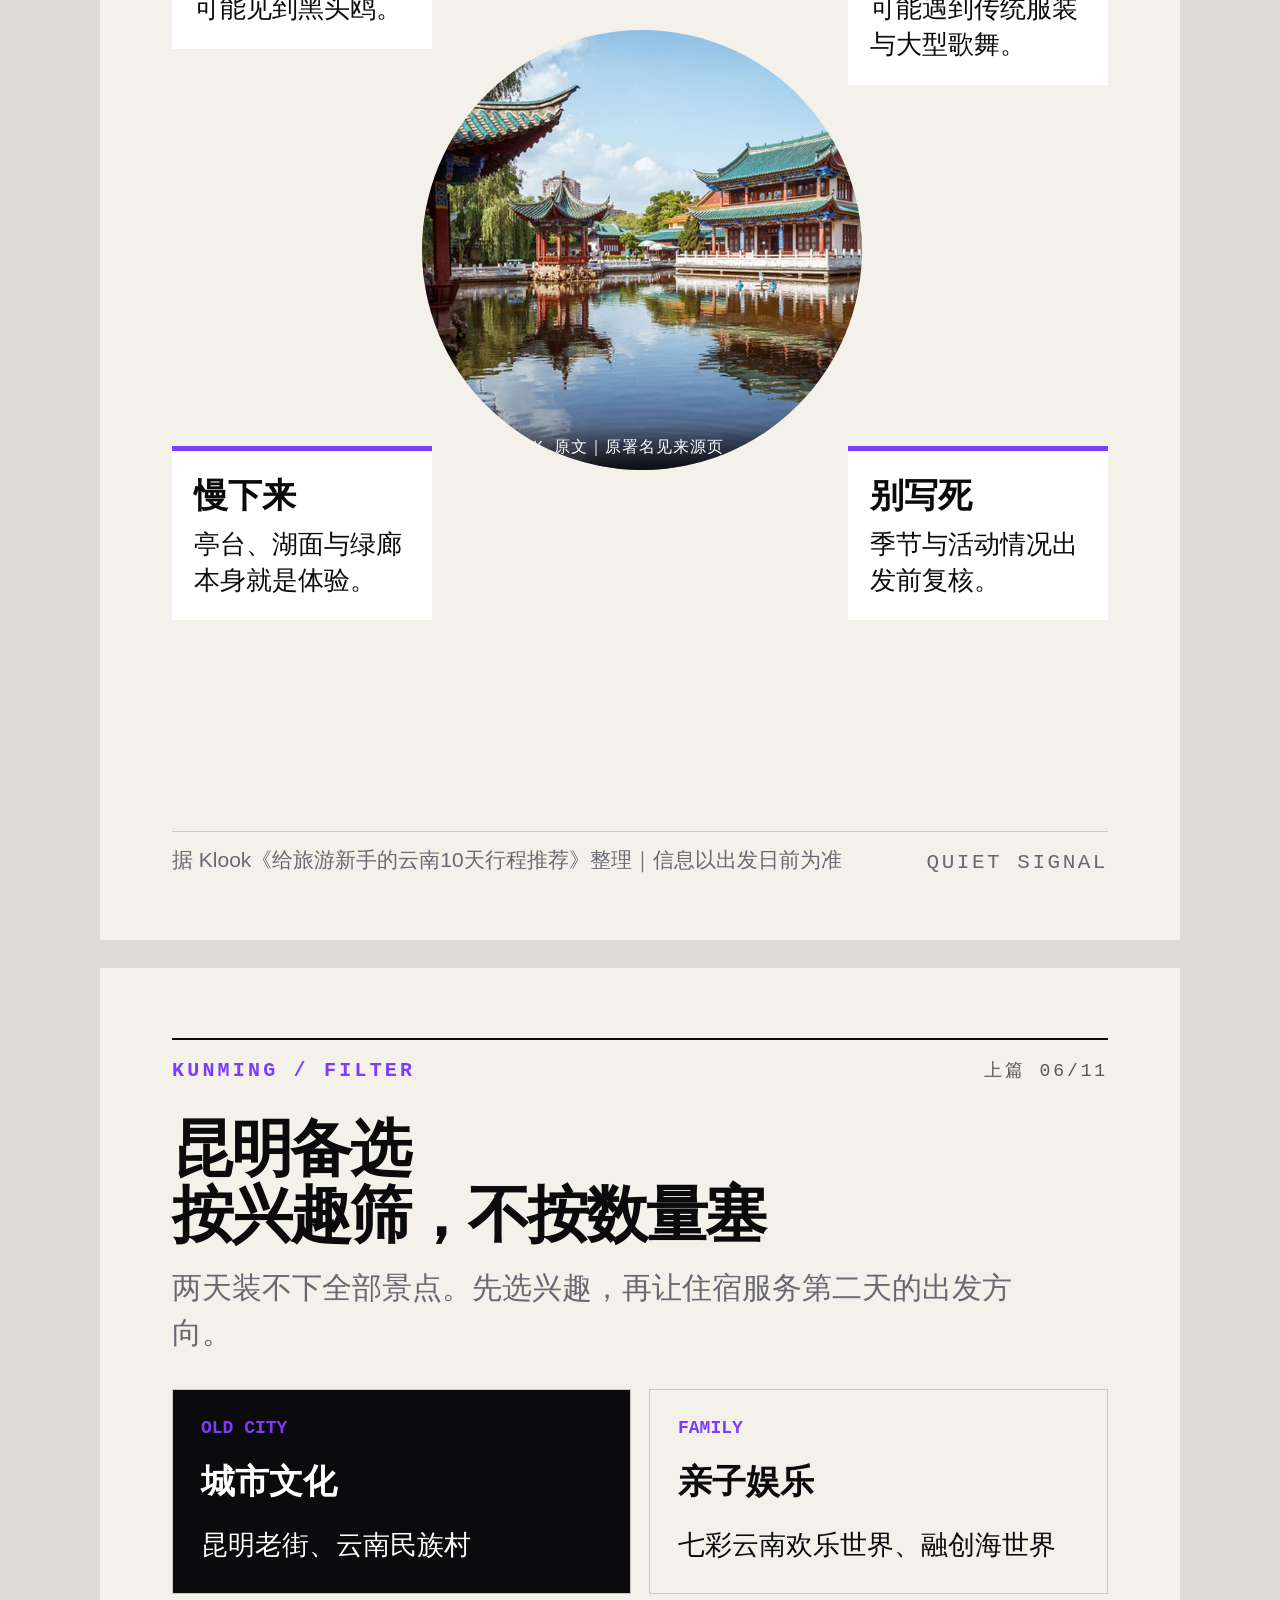
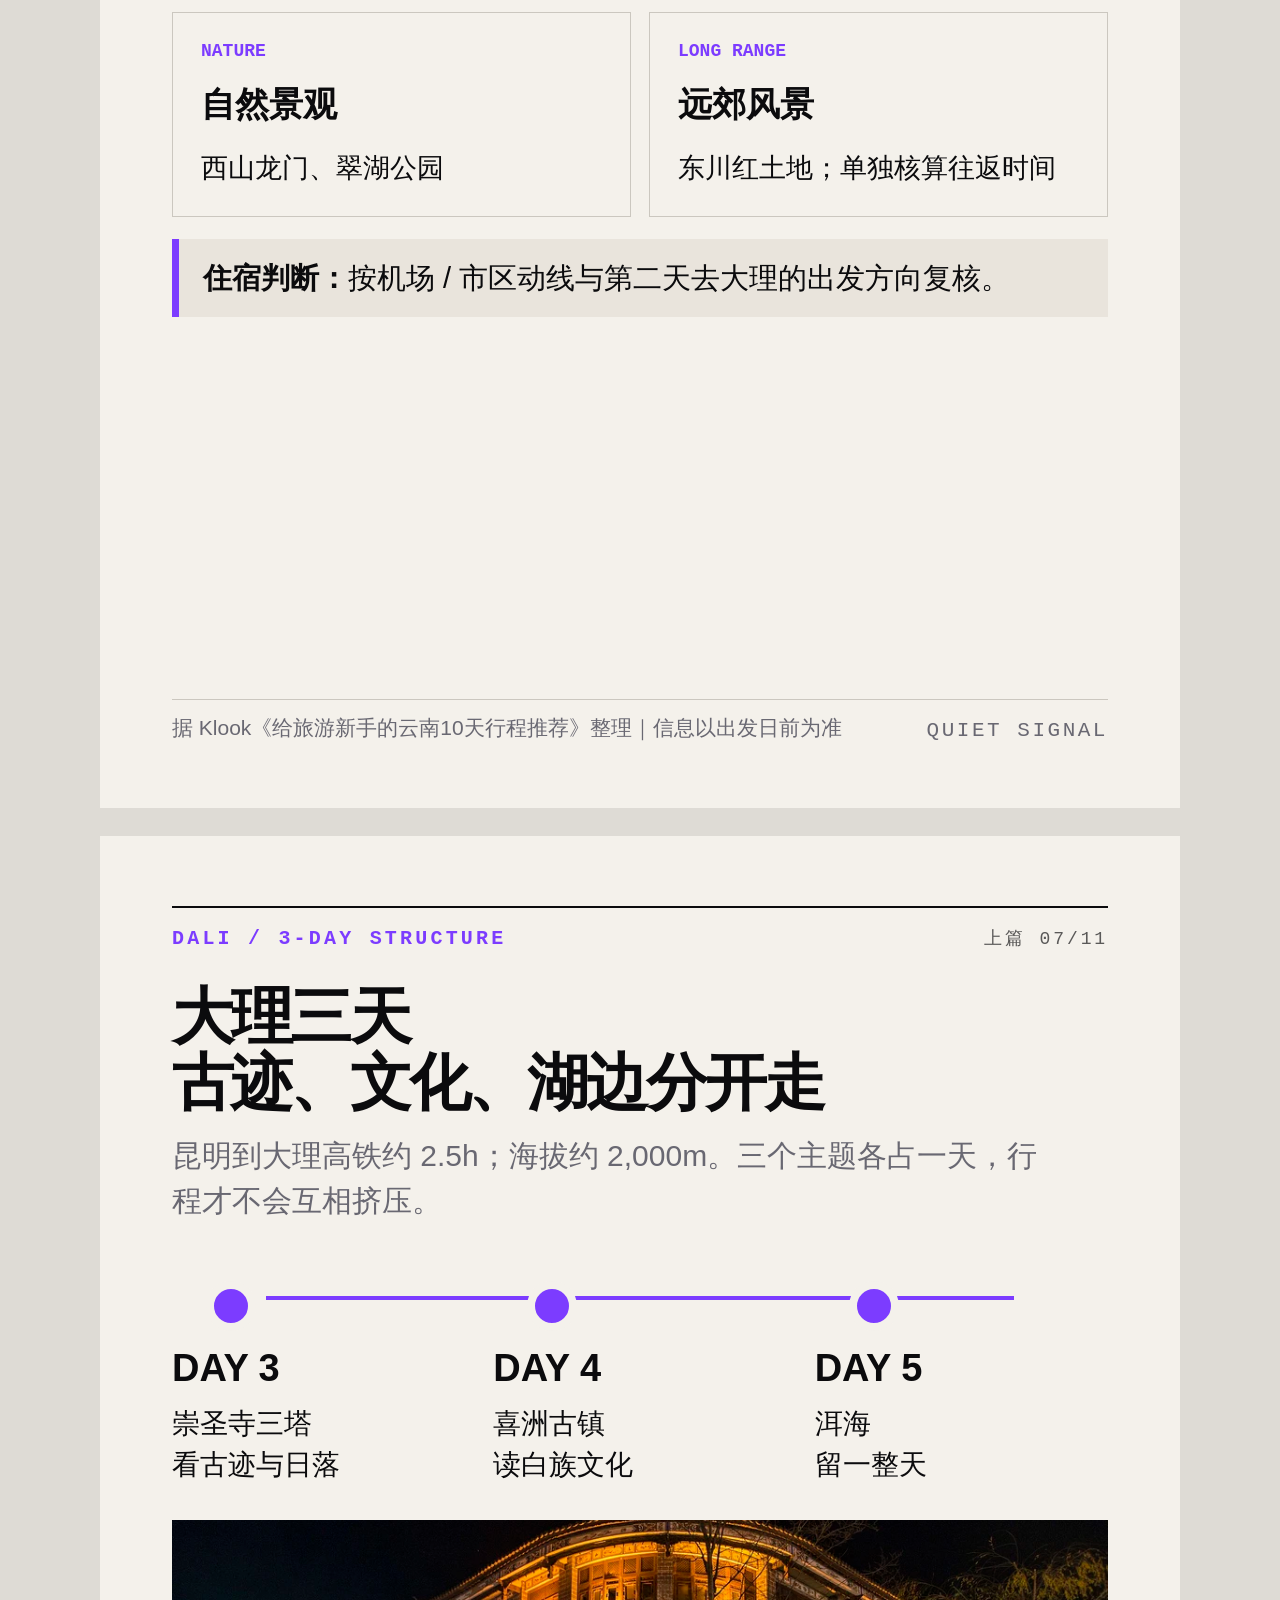
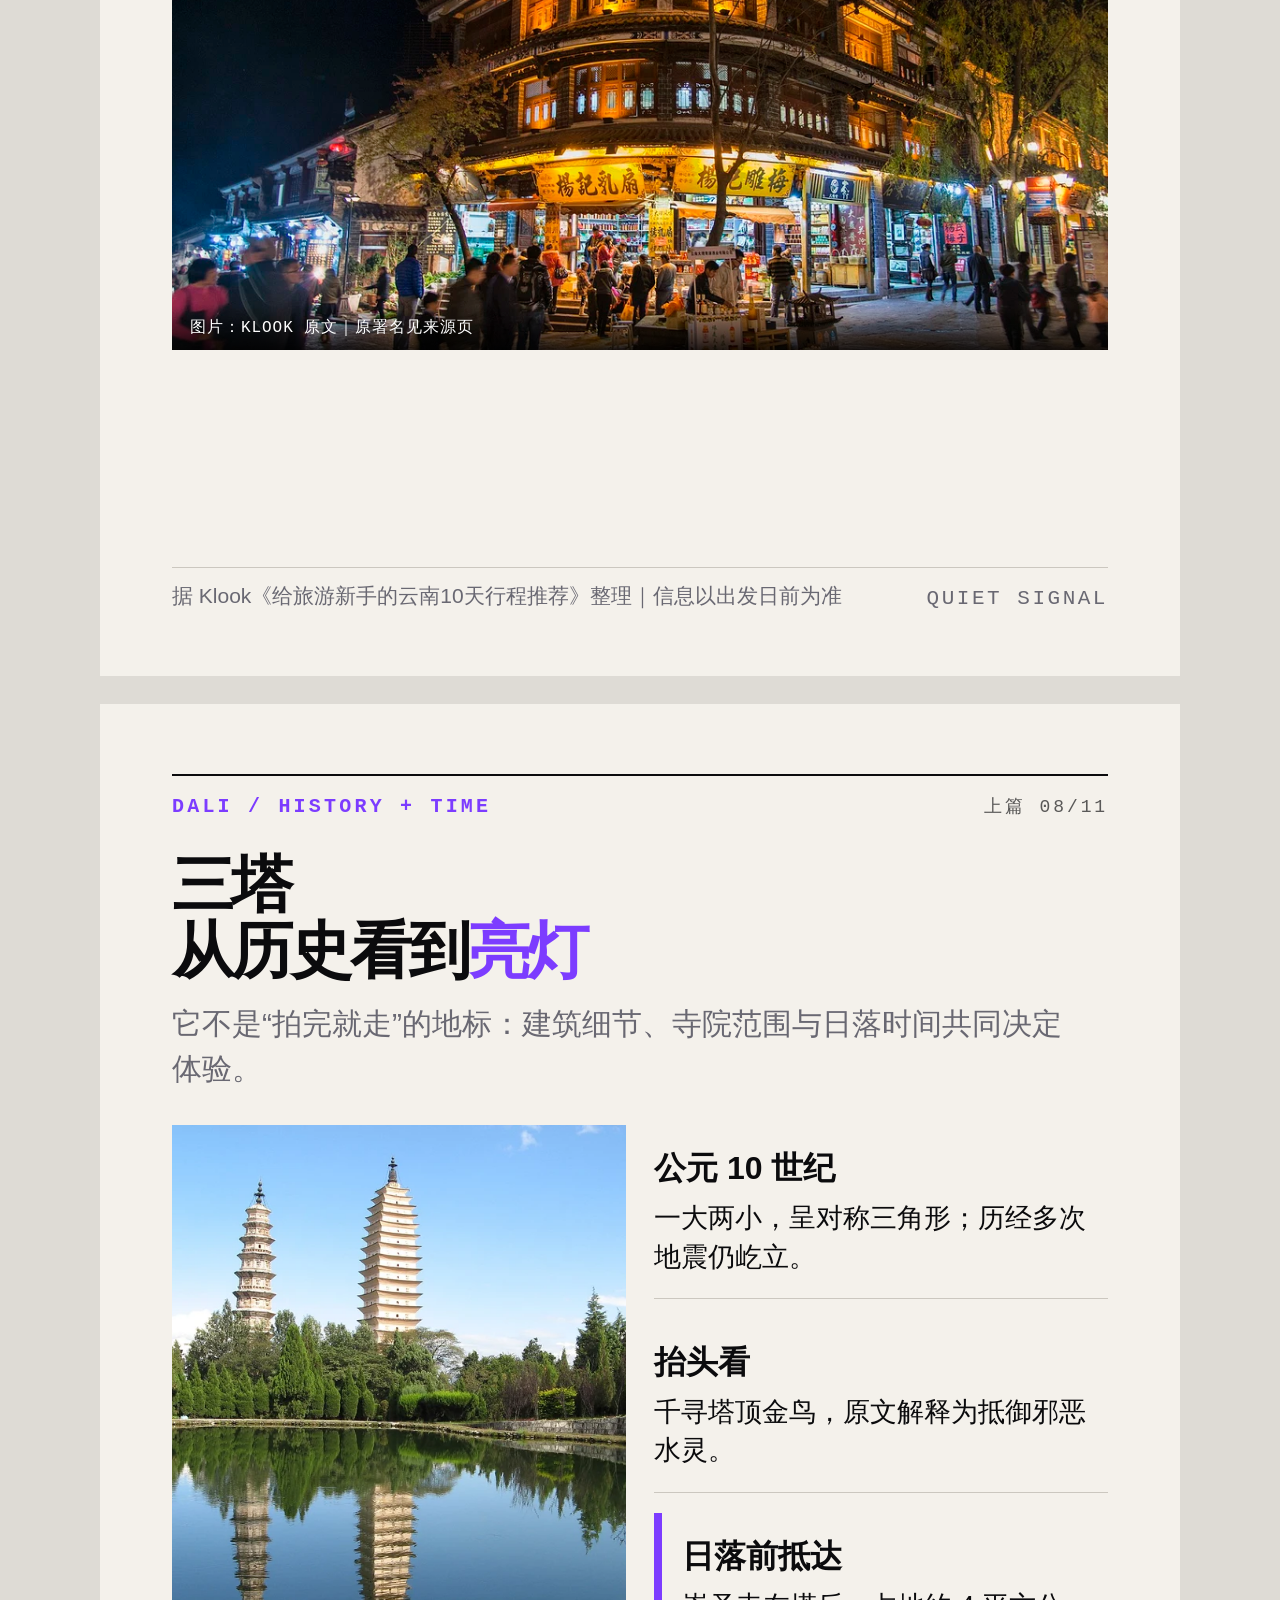
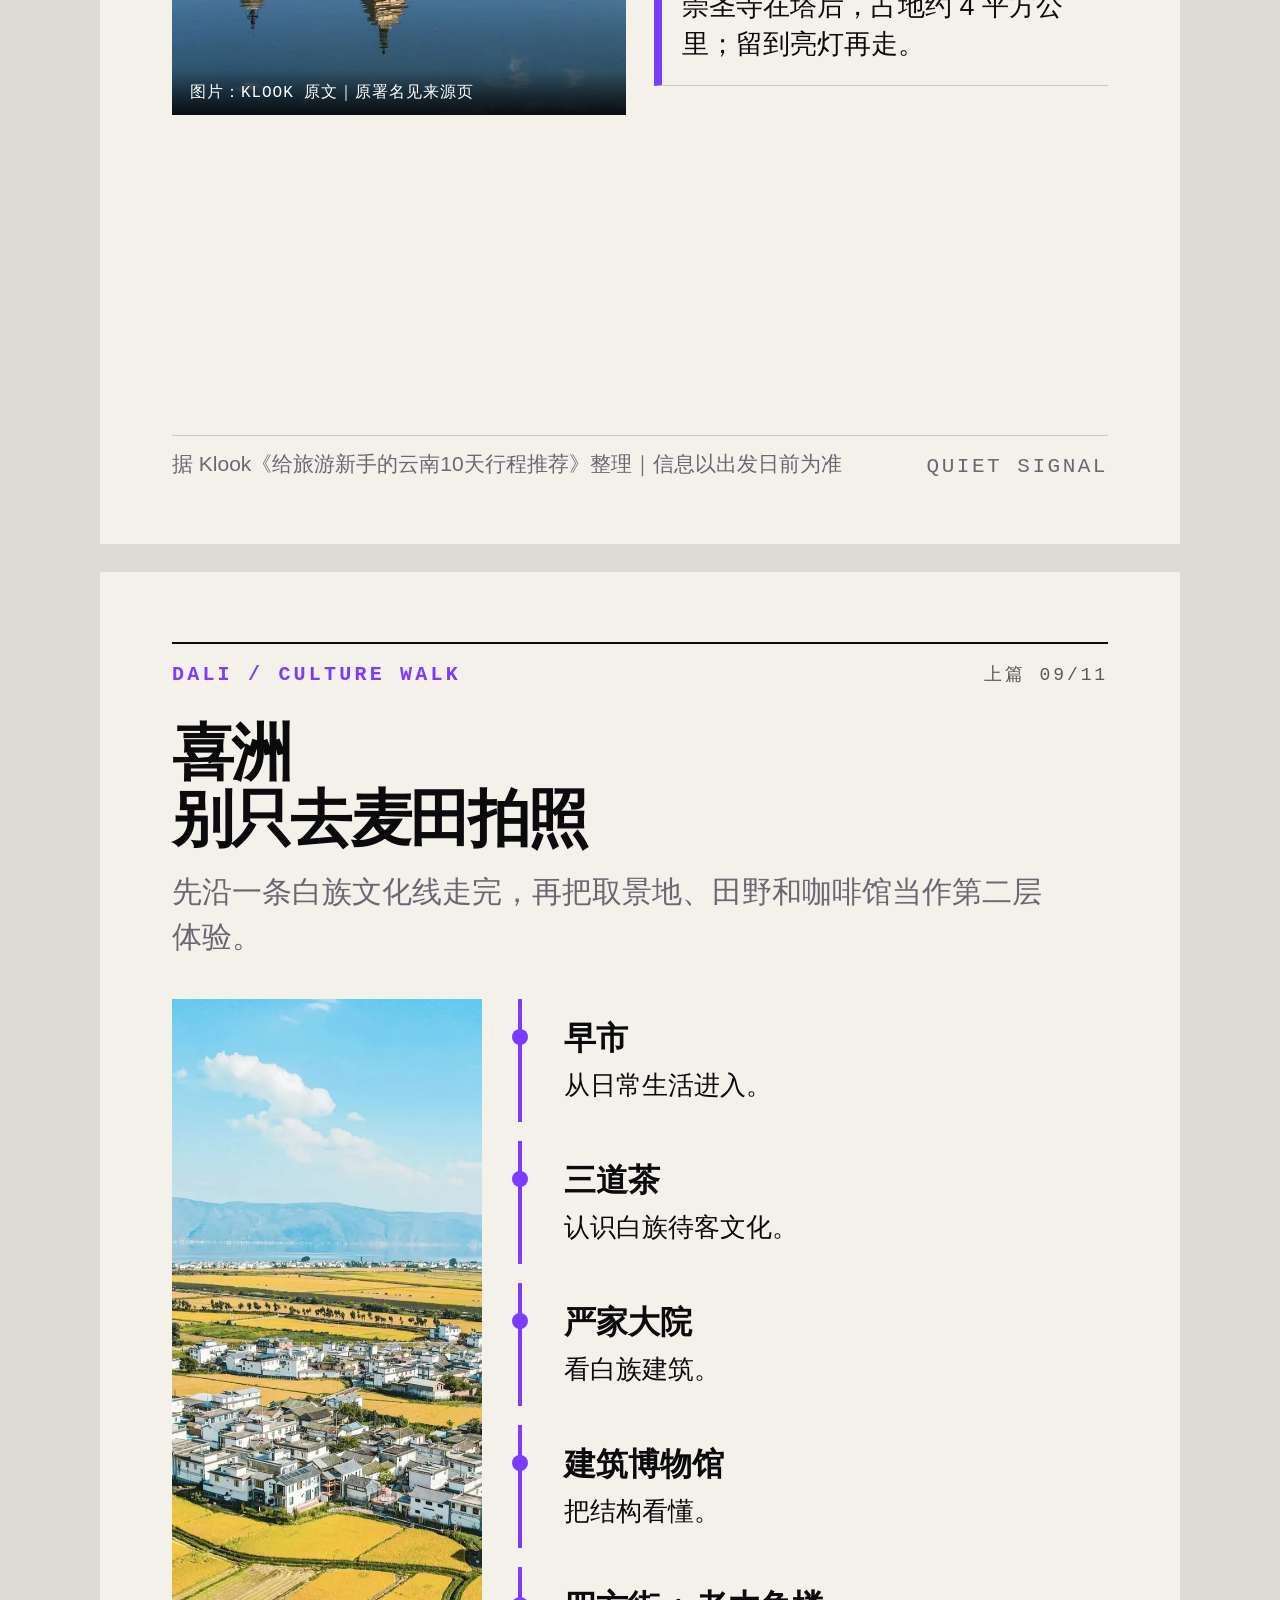
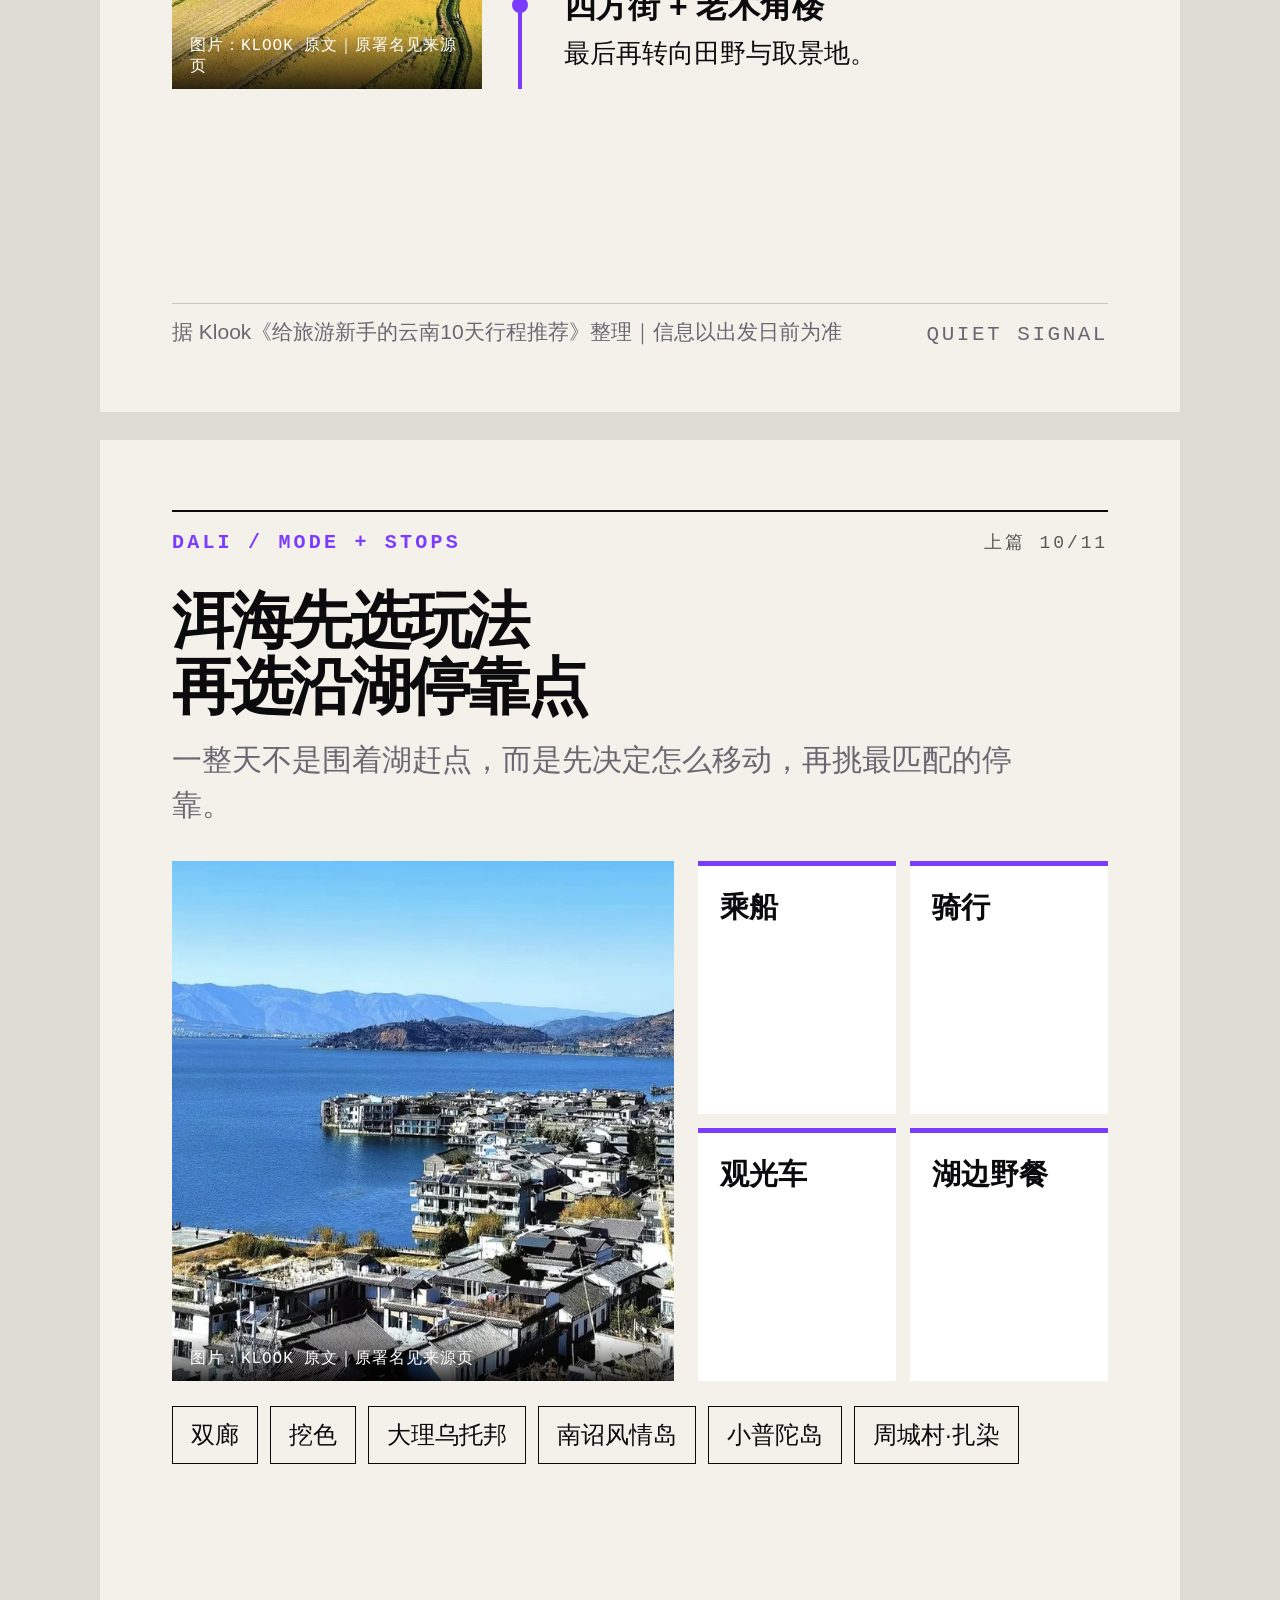
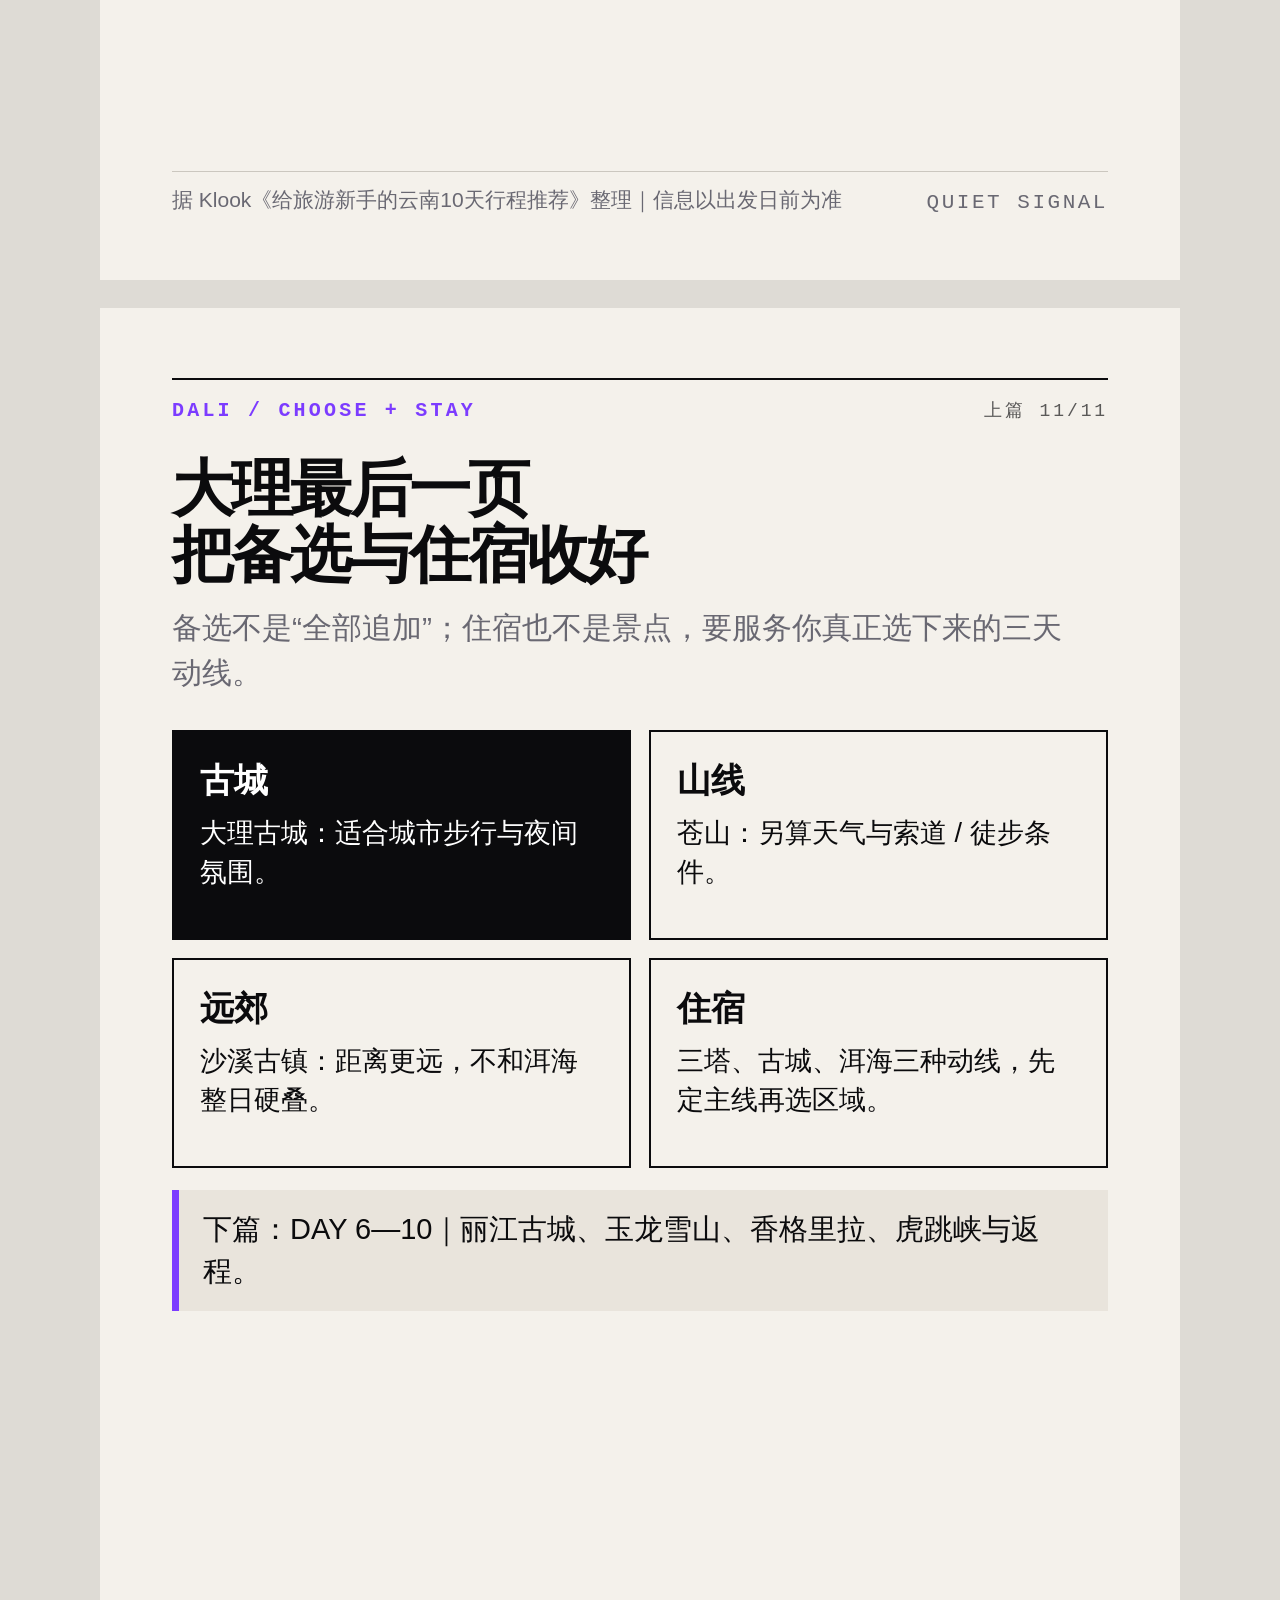
<file: skills/quiet-signal-xhs/references/implementations/yunnan-travel/index.html>
<!doctype html>
<html lang="zh-CN">
<head>
  <meta charset="utf-8">
  <meta name="viewport" content="width=device-width,initial-scale=1">
  <title>云南 10 天｜Quiet Signal 小红书攻略</title>
  <link rel="stylesheet" href="styles.css">
</head>
<body>
  <main id="cards" aria-label="云南十天小红书攻略，22张静态卡片"></main>
  <script src="app.js"></script>
</body>
</html>
</file>
<file: skills/quiet-signal-reports/references/implementations/lunar-microbe-longform/styles.css>
:root {
  --paper: #f7f7f5;
  --surface: #ffffff;
  --ink: #111114;
  --ink-2: #4b4b53;
  --muted: #777780;
  --faint: #a5a5ad;
  --line: #d7d7dc;
  --line-soft: #e9e9ec;
  --signal: #6d39d7;
  --signal-soft: #eee8fb;
  --night: #08080c;
}

* { box-sizing: border-box; }
@page { size: A4 portrait; margin: 0; }
html, body { margin: 0; padding: 0; background: #d4d4d8; color: var(--ink); }
body { font-family: "PingFang SC", "Noto Sans CJK SC", "Noto Sans SC", sans-serif; }
.report { display: flex; flex-direction: column; align-items: center; gap: 18px; padding: 18px 0; }
.page { width: 210mm; height: 297mm; padding: 16mm 18mm 17mm; position: relative; overflow: hidden; background: var(--paper); page-break-after: always; }
.page:last-child { page-break-after: auto; }
.dark { color: white; background: var(--night); }

.running, .footer { display: flex; justify-content: space-between; align-items: center; font: 650 7.5px/1.2 "SFMono-Regular", Menlo, monospace; letter-spacing: .1em; text-transform: uppercase; color: var(--muted); }
.running { position: relative; z-index: 4; padding-bottom: 3.5mm; border-bottom: .25mm solid var(--line); }
.footer { position: absolute; left: 18mm; right: 18mm; bottom: 8mm; z-index: 4; padding-top: 3mm; border-top: .25mm solid var(--line); }
.inverse { color: rgba(255,255,255,.72); border-color: rgba(255,255,255,.28); }
.eyebrow { margin: 0 0 4mm; color: var(--signal); font: 750 7.5px/1.25 "SFMono-Regular", Menlo, monospace; letter-spacing: .14em; text-transform: uppercase; }
h1, h2, h3, p { margin: 0; }
h1, h2 { font-family: "Songti SC", "Noto Serif CJK SC", serif; font-weight: 700; letter-spacing: -.035em; }
h2 { font-size: 27px; line-height: 1.24; }
.page-head { margin-top: 12mm; }
.narrow { width: 142mm; margin-left: auto; margin-right: auto; }
.top-large { margin-top: 18mm; }
.lead { color: var(--ink); font-family: "Songti SC", "Noto Serif CJK SC", serif; font-size: 13.3px !important; line-height: 1.82 !important; font-weight: 600; }
.body-copy { margin-top: 12mm; color: var(--ink-2); font-size: 9.6px; line-height: 1.82; text-align: justify; }
.body-copy p + p, .narrow > p + p { margin-top: 4mm; }
.two-col { display: grid; grid-template-columns: repeat(2, minmax(0, 1fr)); gap: 11mm; }
.lower { margin-top: 9mm; }
.narrow > p { color: var(--ink-2); font-size: 10.2px; line-height: 1.86; text-align: justify; }
.narrow .lead { margin-top: 11mm; }

.bleed-image { position: absolute; inset: 0; width: 100%; height: 100%; object-fit: cover; }
.image-shade { position: absolute; inset: 0; background: linear-gradient(180deg, rgba(4,4,7,.08), rgba(4,4,7,.25) 38%, rgba(4,4,7,.96) 85%, #07070b 100%); }
.cover { padding: 15mm 16mm 16mm; }
.cover .running, .cover .footer { left: auto; right: auto; }
.cover-title { position: absolute; z-index: 2; left: 16mm; right: 28mm; bottom: 90mm; }
.cover-title .eyebrow { color: #cbbcf4; }
.cover h1 { font-size: 44px; line-height: 1.12; }
.cover h1 span { color: #a98be9; }
.cover .subtitle { width: 142mm; margin-top: 7mm; color: rgba(255,255,255,.76); font-size: 12px; line-height: 1.75; }
.cover-meta { position: absolute; z-index: 2; left: 16mm; right: 16mm; bottom: 29mm; display: grid; grid-template-columns: 1fr 1.1fr 1fr; border-top: .25mm solid rgba(255,255,255,.3); }
.cover-meta div { padding: 5mm 5mm 0 0; border-right: .25mm solid rgba(255,255,255,.22); }
.cover-meta div + div { padding-left: 5mm; }
.cover-meta div:last-child { border-right: 0; }
.cover-meta small { display: block; color: #cbbcf4; font: 650 7px/1.2 monospace; letter-spacing: .1em; }
.cover-meta strong { display: block; margin-top: 2.5mm; font-size: 9.5px; line-height: 1.55; }
.cover .footer { left: 16mm; right: 16mm; }

.evidence-key { margin-top: 12mm; border-top: .6mm solid var(--ink); }
.evidence-key > div { display: grid; grid-template-columns: 12mm 1fr; gap: 5mm; min-height: 25mm; padding: 4.5mm 0; align-items: start; border-bottom: .25mm solid var(--line); }
.evidence-key > div > b { width: 8mm; height: 8mm; display: grid; place-items: center; color: white; background: var(--signal); font: 700 8px/1 monospace; }
.evidence-key strong { display: block; font-size: 10.5px; }
.evidence-key span { display: block; margin-top: 1.5mm; color: var(--ink-2); font-size: 8.7px; line-height: 1.5; }

.toc { margin: 12mm 0 0; padding: 0; list-style: none; border-top: .6mm solid var(--ink); }
.toc li { min-height: 24mm; display: grid; grid-template-columns: 24mm 1fr; gap: 8mm; align-items: start; padding: 4mm 0; border-bottom: .25mm solid var(--line); }
.toc li > span { color: var(--signal); font: 700 8px/1.3 monospace; }
.toc b { font: 700 13px/1.3 "Songti SC", serif; }
.toc p { margin-top: 1.5mm; color: var(--ink-2); font-size: 8.8px; }
.reading-note { margin-top: 8mm; display: grid; grid-template-columns: 28mm 1fr; gap: 7mm; padding: 5mm 0; border-top: .6mm solid var(--signal); }
.reading-note b { color: var(--signal); font-size: 9px; }
.reading-note p { color: var(--ink-2); font-size: 8.8px; line-height: 1.65; }

.claim-band { margin-top: 10mm; display: grid; grid-template-columns: 25mm 1fr; gap: 8mm; padding: 5mm 0; border-top: .7mm solid var(--signal); border-bottom: .25mm solid var(--line); }
.claim-band span { color: var(--signal); font: 700 8px/1.3 monospace; }
.claim-band strong { font: 700 12px/1.55 "Songti SC", serif; }

.question-stack { margin-top: 13mm; }
.question-stack article { min-height: 35mm; padding: 6mm 7mm; border-top: .25mm solid var(--line); display: grid; grid-template-columns: 32mm 1fr; gap: 2mm 8mm; align-items: start; }
.question-stack article small { grid-row: 1 / span 2; color: var(--muted); font: 700 7px/1.45 monospace; letter-spacing: .08em; }
.question-stack h3 { font: 700 15px/1.35 "Songti SC", serif; }
.question-stack p { color: var(--ink-2); font-size: 8.8px; line-height: 1.55; }
.question-stack .signal { border-top: .7mm solid var(--signal); background: var(--signal-soft); }
.question-stack .signal small { color: var(--signal); }

.chain { margin-top: 12mm; border-top: .6mm solid var(--ink); }
.chain article { min-height: 31mm; display: grid; grid-template-columns: 12mm 47mm 1fr 34mm; gap: 5mm; align-items: start; padding: 5mm 0; border-bottom: .25mm solid var(--line); }
.chain article > span { color: var(--signal); font: 750 9px/1 monospace; }
.chain h3 { font: 700 12px/1.35 "Songti SC", serif; }
.chain p { color: var(--ink-2); font-size: 9px; line-height: 1.6; }
.chain small { color: var(--muted); font-size: 7.5px; line-height: 1.55; }
.method-caution { margin-top: 9mm; padding: 5mm 6mm; background: var(--surface); border-left: 1mm solid var(--signal); display: grid; grid-template-columns: 40mm 1fr; gap: 8mm; }
.method-caution b { color: var(--signal); font-size: 9px; }
.method-caution p { color: var(--ink-2); font-size: 8.7px; line-height: 1.65; }

.chapter { padding: 18mm; }
.chapter.dark { background: radial-gradient(circle at 76% 22%, #24202f 0, #0d0c12 28%, #07070a 66%); }
.chapter.light { background: linear-gradient(145deg, #f8f7f4 0%, #f1edf9 100%); }
.chapter-number { position: absolute; right: 18mm; top: 14mm; color: var(--signal); font: 700 68px/1 "SFMono-Regular", monospace; letter-spacing: -.08em; opacity: .9; }
.chapter-copy { position: absolute; left: 18mm; right: 30mm; top: 80mm; }
.chapter-copy h2 { font-size: 46px; line-height: 1.12; }
.chapter-copy p:last-child { width: 125mm; margin-top: 10mm; color: var(--ink-2); font-size: 11px; line-height: 1.8; }
.chapter.dark .chapter-copy p:last-child { color: rgba(255,255,255,.66); }
.chapter-index { position: absolute; left: 18mm; right: 18mm; bottom: 28mm; display: flex; gap: 8mm; padding-top: 5mm; border-top: .25mm solid var(--line); color: var(--muted); font: 700 7.5px/1.4 monospace; }
.chapter.dark .chapter-index { border-color: rgba(255,255,255,.25); color: rgba(255,255,255,.55); }

.diagram { background: var(--surface); border-top: .6mm solid var(--ink); }
.sun-angle { height: 76mm; position: relative; overflow: hidden; }
.sun-angle .sun { position: absolute; left: 7mm; top: 12mm; color: var(--signal); font: 700 8px/1 monospace; }
.sun-angle > i { position: absolute; left: 18mm; top: 26mm; width: 75mm; height: .35mm; background: var(--signal); transform: rotate(13deg); transform-origin: left center; }
.sun-angle .ridge { position: absolute; left: 50mm; bottom: 15mm; width: 32mm; height: 39mm; background: var(--ink); clip-path: polygon(0 100%, 47% 14%, 100% 100%); }
.sun-angle .shadow { position: absolute; left: 82mm; bottom: 15mm; width: 53mm; height: 13mm; background: var(--signal-soft); clip-path: polygon(0 0, 100% 100%, 0 100%); }
.sun-angle small { position: absolute; left: 6mm; bottom: 7mm; color: var(--muted); font-size: 7px; }
.sun-angle b { position: absolute; right: 7mm; bottom: 7mm; color: var(--signal); font-size: 8px; }
.source-box { margin-top: 9mm; display: grid; grid-template-columns: 29mm 1fr; gap: 8mm; padding: 4mm 0; border-top: .25mm solid var(--line); border-bottom: .25mm solid var(--line); }
.source-box b { color: var(--signal); font-size: 8.5px; }
.source-box p { color: var(--ink-2); font-size: 8.3px; line-height: 1.55; }

.thermal-scale { border-top: .6mm solid var(--ink); }
.thermal-scale > div { min-height: 24mm; display: grid; grid-template-columns: 28mm 1fr 42mm; gap: 4mm; align-items: center; border-bottom: .25mm solid var(--line); }
.thermal-scale span { font-size: 8.5px; font-weight: 700; }
.thermal-scale i { display: block; height: 4mm; background: linear-gradient(90deg, #111, var(--signal)); }
.thermal-scale > div:nth-child(2) i { opacity: .58; }
.thermal-scale > div:nth-child(3) i { opacity: .23; }
.thermal-scale small { color: var(--muted); font-size: 7.3px; line-height: 1.35; }

.pathways { margin-top: 12mm; display: grid; grid-template-columns: repeat(3, 1fr); border-top: .6mm solid var(--ink); }
.pathways article { min-height: 42mm; padding: 5mm 5mm 5mm 0; border-right: .25mm solid var(--line); border-bottom: .25mm solid var(--line); }
.pathways article:nth-child(3n) { border-right: 0; padding-left: 5mm; }
.pathways article:nth-child(3n+2) { padding-left: 5mm; }
.pathways b { font: 700 13px/1.3 "Songti SC", serif; }
.pathways p { margin-top: 3mm; color: var(--ink-2); font-size: 8.4px; line-height: 1.6; }

.photo-page { padding: 15mm 17mm 16mm; color: white; }
.photo-page .image-shade.side { background: linear-gradient(90deg, rgba(5,5,8,.96) 0, rgba(5,5,8,.87) 46%, rgba(5,5,8,.15) 78%); }
.photo-copy { position: absolute; z-index: 2; left: 17mm; top: 68mm; width: 95mm; }
.photo-copy h2 { font-size: 30px; line-height: 1.26; }
.photo-copy > p:not(.eyebrow) { margin-top: 7mm; color: rgba(255,255,255,.76); font-size: 9.7px; line-height: 1.8; text-align: justify; }
.photo-caption { position: absolute; z-index: 2; right: 17mm; bottom: 27mm; width: 72mm; padding: 5mm; background: rgba(5,5,8,.78); border-left: 1mm solid var(--signal); }
.photo-caption b { display: block; font-size: 9px; }
.photo-caption span { display: block; margin-top: 2mm; color: rgba(255,255,255,.7); font-size: 7.5px; line-height: 1.5; }
.photo-page .footer { left: 17mm; right: 17mm; }

.organisms { margin-top: 11mm; border-top: .6mm solid var(--ink); }
.organisms article { min-height: 30mm; display: grid; grid-template-columns: 23mm 42mm 1fr; gap: 5mm; align-items: start; padding: 4.5mm 0; border-bottom: .25mm solid var(--line); }
.organisms article > span { color: var(--signal); font: 700 6.8px/1.4 monospace; letter-spacing: .08em; }
.organisms h3 { font: 700 10.5px/1.3 Arial, sans-serif; }
.organisms p { color: var(--ink-2); font-size: 8.35px; line-height: 1.55; }

.ladder { margin-top: 13mm; display: grid; grid-template-columns: repeat(4, 1fr); gap: 3mm; }
.ladder article { min-height: 111mm; padding: 6mm 5mm; background: var(--surface); border-top: .7mm solid var(--line); display: flex; flex-direction: column; }
.ladder article.active { border-top-color: var(--signal); background: var(--signal-soft); }
.ladder span { color: var(--signal); font: 700 8px/1 monospace; }
.ladder h3 { margin-top: 12mm; font: 700 14px/1.35 "Songti SC", serif; }
.ladder p { margin-top: 4mm; color: var(--ink-2); font-size: 8.3px; line-height: 1.6; }
.ladder b { margin-top: auto; color: var(--muted); font-size: 7.5px; }
.ladder .active b { color: var(--signal); }

.threshold-graphic { min-height: 92mm; padding: 7mm; background: var(--surface); border-top: .7mm solid var(--ink); }
.threshold-graphic > div { display: grid; grid-template-columns: 28mm 1fr; gap: 4mm; align-items: center; min-height: 17mm; border-bottom: .25mm solid var(--line-soft); }
.threshold-graphic span { color: var(--ink-2); font-size: 8px; }
.threshold-graphic i { height: 3mm; background: var(--signal); opacity: .75; }
.threshold-graphic div:nth-child(2) i { width: 72%; }
.threshold-graphic div:nth-child(3) i { width: 88%; }
.threshold-graphic div:nth-child(4) i { width: 55%; }
.threshold-graphic strong { display: block; margin-top: 7mm; color: var(--signal); font: 700 12px/1.45 "Songti SC", serif; }

.model-layers { margin-top: 12mm; display: grid; grid-template-columns: repeat(2, 1fr); border-top: .6mm solid var(--ink); }
.model-layers article { min-height: 62mm; padding: 6mm 8mm 6mm 0; border-right: .25mm solid var(--line); border-bottom: .25mm solid var(--line); }
.model-layers article:nth-child(2n) { padding-left: 8mm; border-right: 0; }
.model-layers span { color: var(--signal); font: 700 7px/1.3 monospace; letter-spacing: .08em; }
.model-layers h3 { margin-top: 8mm; font: 700 16px/1.3 "Songti SC", serif; }
.model-layers p { margin-top: 3mm; color: var(--ink-2); font-size: 8.7px; line-height: 1.62; }

.sites { margin-top: 12mm; display: grid; grid-template-columns: repeat(3, 1fr); gap: 4mm; }
.sites article { min-height: 98mm; padding: 6mm; background: var(--surface); border-top: .7mm solid var(--ink); display: flex; flex-direction: column; }
.sites span { color: var(--signal); font: 700 8px/1 monospace; }
.sites h3 { margin-top: 14mm; font: 700 13px/1.3 Arial, sans-serif; }
.sites p { margin-top: 4mm; color: var(--ink-2); font-size: 8.5px; line-height: 1.65; }
.sites small { margin-top: auto; color: var(--muted); font-size: 7.2px; }

.scale-diagram { margin-top: 14mm; height: 75mm; display: grid; grid-template-columns: 62mm 1fr 36mm; align-items: center; border-top: .6mm solid var(--ink); border-bottom: .25mm solid var(--line); }
.crater-shape { width: 58mm; height: 34mm; border: .7mm solid var(--ink); border-radius: 50%; position: relative; }
.crater-shape:after { content: ""; position: absolute; inset: 7mm; border: .25mm solid var(--line); border-radius: 50%; }
.boot-shape { justify-self: center; width: 14mm; height: 34mm; border: .7mm solid var(--signal); border-radius: 48% 48% 40% 40%; transform: rotate(-8deg); position: relative; }
.crater-shape span, .boot-shape span { position: absolute; white-space: nowrap; bottom: -9mm; color: var(--ink-2); font-size: 7.5px; }
.boot-shape span { right: -4mm; transform: rotate(8deg); }
.scale-line { display: flex; align-items: center; height: .25mm; background: var(--line); }
.scale-line i { width: 2mm; height: 2mm; margin-right: auto; border-radius: 50%; background: var(--line); }
.scale-line i:last-child { margin-right: 0; background: var(--signal); }

.finding-grid { margin-top: 12mm; display: grid; grid-template-columns: repeat(2, 1fr); gap: 4mm; }
.finding-grid article { min-height: 64mm; padding: 6mm; background: var(--surface); border-top: .7mm solid var(--ink); }
.finding-grid article.primary { background: var(--signal-soft); border-top-color: var(--signal); }
.finding-grid small { color: var(--signal); font: 700 7px/1.3 monospace; }
.finding-grid h3 { margin-top: 8mm; font: 700 15px/1.25 "Songti SC", serif; }
.finding-grid p { margin-top: 3mm; color: var(--ink-2); font-size: 8.5px; line-height: 1.6; }

.not-proven { margin-top: 12mm; display: grid; grid-template-columns: repeat(2, 1fr); border-top: .6mm solid var(--ink); }
.not-proven article { min-height: 42mm; padding: 5mm 7mm 5mm 0; border-right: .25mm solid var(--line); border-bottom: .25mm solid var(--line); }
.not-proven article:nth-child(2n) { padding-left: 7mm; border-right: 0; }
.not-proven b { font: 700 11.5px/1.35 "Songti SC", serif; }
.not-proven p { margin-top: 3mm; color: var(--ink-2); font-size: 8.3px; line-height: 1.55; }

.policy-table, .record-table { margin-top: 12mm; border-top: .6mm solid var(--ink); }
.policy-table > div { min-height: 19mm; display: grid; grid-template-columns: 18mm 1.4fr 1fr 1fr; gap: 4mm; align-items: center; padding: 2.5mm 3mm; border-bottom: .25mm solid var(--line); }
.policy-table .head, .record-table .head { min-height: 10mm; color: var(--muted); font: 700 7px/1.2 monospace; letter-spacing: .06em; }
.policy-table b { color: var(--signal); font: 700 10px/1 monospace; }
.policy-table span { font-size: 8.3px; line-height: 1.4; }
.policy-table .highlight { background: var(--signal-soft); }

.gap-map { margin-top: 13mm; display: grid; grid-template-columns: 1fr 29mm 1fr; align-items: center; }
.gap-map > div:not(.bridge) { min-height: 112mm; padding: 7mm; background: var(--surface); border-top: .7mm solid var(--ink); }
.gap-map .evidence-side { border-top-color: var(--signal) !important; background: var(--signal-soft) !important; }
.gap-map small { color: var(--signal); font: 700 7px/1.3 monospace; }
.gap-map h3 { margin-top: 9mm; font: 700 17px/1.25 "Songti SC", serif; }
.gap-map ul { margin: 7mm 0 0; padding: 0; list-style: none; }
.gap-map li { padding: 2.5mm 0; color: var(--ink-2); font-size: 8.5px; border-bottom: .25mm solid var(--line); }
.bridge { text-align: center; color: var(--signal); font: 700 7px/1.3 monospace; }
.bridge:before, .bridge:after { content: ""; display: block; width: 100%; height: .25mm; margin: 3mm 0; background: var(--signal); }

.timeline { margin-top: 13mm; display: grid; grid-template-columns: repeat(3, 1fr); gap: 4mm; }
.timeline article { min-height: 116mm; padding: 6mm; background: var(--surface); border-top: .7mm solid var(--ink); }
.timeline article:nth-child(2) { border-top-color: var(--signal); }
.timeline span { color: var(--signal); font: 700 7px/1.2 monospace; letter-spacing: .1em; }
.timeline h3 { margin-top: 10mm; font: 700 14px/1.3 "Songti SC", serif; }
.timeline ul { margin: 7mm 0 0; padding: 0; list-style: none; }
.timeline li { margin-top: 3.5mm; padding-top: 3mm; color: var(--ink-2); font-size: 8px; line-height: 1.5; border-top: .25mm solid var(--line); }

.record-table > div { min-height: 20mm; display: grid; grid-template-columns: 24mm 50mm 1fr; gap: 5mm; align-items: center; padding: 2mm 0; border-bottom: .25mm solid var(--line); }
.record-table b { color: var(--signal); font-size: 9px; }
.record-table p { color: var(--ink-2); font-size: 8px; }
.record-table span { font-size: 8px; line-height: 1.45; }

.limitations { margin-top: 12mm; display: grid; grid-template-columns: repeat(2, 1fr); border-top: .6mm solid var(--ink); }
.limitations article { min-height: 51mm; display: grid; grid-template-columns: 11mm 1fr; gap: 3mm 5mm; padding: 5mm 7mm 5mm 0; border-right: .25mm solid var(--line); border-bottom: .25mm solid var(--line); }
.limitations article:nth-child(2n) { padding-left: 7mm; border-right: 0; }
.limitations span { grid-row: 1 / span 2; color: var(--signal); font: 700 8px/1.2 monospace; }
.limitations h3 { font: 700 11px/1.35 "Songti SC", serif; }
.limitations p { color: var(--ink-2); font-size: 8.2px; line-height: 1.55; }

.closing { background: radial-gradient(circle at 82% 20%, #292134 0, #0b0a10 36%, #07070a 72%); }
.closing-copy { margin-top: 14mm; width: 145mm; }
.closing-copy h2 { font-size: 34px; line-height: 1.22; }
.closing-copy h2 span { color: #a98be9; }
.closing-copy > p:not(.eyebrow) { margin-top: 6mm; color: rgba(255,255,255,.72); font-size: 9.2px; line-height: 1.78; text-align: justify; }
.closing-copy .lead { color: white; }
.references { margin-top: 9mm; }
.compact-ref { padding: 6mm; background: rgba(255,255,255,.06); border-left: 1mm solid var(--signal); }
.compact-ref h3 { color: #cbbcf4; font: 700 8px/1.2 monospace; letter-spacing: .1em; }
.compact-ref p { margin-top: 2.4mm; color: rgba(255,255,255,.68); font-size: 7.1px; line-height: 1.48; }
.terms { margin-top: 7mm; display: flex; flex-wrap: wrap; gap: 3mm 7mm; padding-top: 4mm; border-top: .25mm solid rgba(255,255,255,.25); color: rgba(255,255,255,.64); font-size: 7px; }
.terms b { color: #cbbcf4; }
.terms i { color: white; font-style: normal; }

/* Representative long-form page grammars: pages 05, 08, 09 and 10 only. */
.prototype-page .page-head { margin-top: 10mm; }
.prototype-page .reading-column {
  width: 132mm;
  margin-top: 8mm;
  color: var(--ink-2);
  font-size: 11px;
  line-height: 1.68;
  text-align: left;
}
.prototype-page .reading-column p + p { margin-top: 3.5mm; }
.prototype-page .reading-column .lead {
  font-size: 13px !important;
  line-height: 1.68 !important;
}

.question-flow { margin-left: 0; }
.question-flow section {
  padding: 3.5mm 0;
  border-top: .25mm solid var(--line);
}
.question-flow section:first-child { border-top: .6mm solid var(--ink); }
.question-flow section small {
  color: var(--signal);
  font: 700 7.5px/1.3 "SFMono-Regular", Menlo, monospace;
  letter-spacing: .06em;
}
.question-flow section h3 {
  margin-top: 1.5mm;
  font: 700 14px/1.38 "Songti SC", "Noto Serif CJK SC", serif;
}
.question-flow section p {
  margin-top: 1.5mm;
  font-size: 10.2px;
  line-height: 1.58;
}
.question-flow .core-question {
  padding-left: 5mm;
  border-left: .8mm solid var(--signal);
}
.question-flow > p:first-of-type { margin-top: 4mm; }

.figure-reading-layout {
  margin-top: 9mm;
  display: grid;
  grid-template-columns: 104mm 59mm;
  gap: 9mm;
  align-items: start;
}
.figure-reading-layout .reading-column {
  width: auto;
  margin: 0;
}
.figure-reading-layout .compact-reading {
  font-size: 10.7px;
  line-height: 1.62;
}
.illumination-figure {
  margin: 0;
  border-top: .6mm solid var(--ink);
}
.figure-title {
  padding: 3.5mm 0;
  display: flex;
  gap: 3mm;
  border-bottom: .25mm solid var(--line);
  font-size: 8.5px;
  line-height: 1.4;
}
.figure-title b { color: var(--signal); }
.illumination-diagram {
  height: 54mm;
  position: relative;
  overflow: hidden;
  background: var(--surface);
}
.illumination-diagram .sun-label {
  position: absolute;
  left: 4mm;
  top: 8mm;
  color: var(--signal);
  font: 700 7px/1.2 "SFMono-Regular", Menlo, monospace;
}
.illumination-diagram .ray {
  position: absolute;
  left: 8mm;
  top: 21mm;
  width: 51mm;
  height: .35mm;
  background: var(--signal);
  transform: rotate(12deg);
  transform-origin: left center;
}
.illumination-diagram .ridge {
  position: absolute;
  left: 25mm;
  bottom: 8mm;
  width: 22mm;
  height: 30mm;
  background: var(--ink);
  clip-path: polygon(0 100%, 48% 8%, 100% 100%);
}
.illumination-diagram .ridge span {
  position: absolute;
  left: -7mm;
  bottom: -6mm;
  width: 38mm;
  color: var(--muted);
  font-size: 6.8px;
  text-align: center;
}
.illumination-diagram .shadow {
  position: absolute;
  left: 47mm;
  bottom: 8mm;
  width: 12mm;
  height: 12mm;
  background: var(--signal-soft);
  clip-path: polygon(0 0, 100% 65%, 100% 100%, 0 100%);
}
.illumination-diagram .shadow span {
  position: absolute;
  right: 1.5mm;
  bottom: 1.5mm;
  color: var(--signal);
  font-size: 6.5px;
  line-height: 1.35;
  text-align: right;
}
.illumination-diagram .ridge-label,
.illumination-diagram .shadow-label {
  position: absolute;
  bottom: 2.5mm;
  color: var(--muted);
  font-size: 7.5pt;
  line-height: 1.25;
}
.illumination-diagram .ridge-label { left: 23mm; }
.illumination-diagram .shadow-label {
  right: 2mm;
  color: var(--signal);
  text-align: right;
}
.illumination-figure figcaption {
  padding-top: 3mm;
  color: var(--ink-2);
  font-size: 8.8px;
  line-height: 1.52;
}
.figure-source {
  margin-top: 2mm;
  color: var(--muted);
  font-size: 7.8px;
}
.prototype-page .inline-note {
  width: 132mm;
  margin-top: 6mm;
  padding: 3.5mm 0;
  display: grid;
  grid-template-columns: 34mm 1fr;
  gap: 6mm;
  border-top: .6mm solid var(--signal);
}
.prototype-page .inline-note b {
  color: var(--signal);
  font-size: 8.8px;
}
.prototype-page .inline-note p {
  color: var(--ink-2);
  font-size: 9.4px;
  line-height: 1.5;
}

.thermal-reading { margin-top: 7mm; }
.condition-table {
  margin-top: 6mm;
  border-top: .6mm solid var(--ink);
}
.condition-table > div {
  min-height: 18mm;
  display: grid;
  grid-template-columns: 30mm 64mm 1fr;
  gap: 5mm;
  align-items: start;
  padding: 3.2mm 0;
  border-bottom: .25mm solid var(--line);
}
.condition-table .condition-head {
  min-height: auto;
  color: var(--muted);
  font: 700 7.5px/1.3 "SFMono-Regular", Menlo, monospace;
  letter-spacing: .06em;
}
.condition-table b {
  color: var(--signal);
  font-size: 9.7px;
}
.condition-table p {
  color: var(--ink-2);
  font-size: 9.2px;
  line-height: 1.48;
}
.thermal-reading.continuation {
  width: 145mm;
  margin-top: 5mm;
}
.thermal-reading.continuation .inline-note { width: 100%; }

.pathways-v2 {
  margin-top: 8mm;
  display: grid;
  grid-template-columns: repeat(2, minmax(0, 1fr));
  border-top: .6mm solid var(--ink);
}
.pathways-v2 article {
  min-height: 24mm;
  display: grid;
  grid-template-columns: 10mm 1fr;
  gap: 4mm;
  padding: 3.5mm 6mm 3.5mm 0;
  border-right: .25mm solid var(--line);
  border-bottom: .25mm solid var(--line);
}
.pathways-v2 article:nth-child(2n) {
  padding-left: 6mm;
  border-right: 0;
}
.pathways-v2 article > span {
  color: var(--signal);
  font: 700 7.5px/1.3 "SFMono-Regular", Menlo, monospace;
}
.pathways-v2 b {
  font: 700 12px/1.35 "Songti SC", "Noto Serif CJK SC", serif;
}
.pathways-v2 p {
  margin-top: 1.5mm;
  color: var(--ink-2);
  font-size: 9.2px;
  line-height: 1.48;
}
.pathways-reading {
  width: 145mm !important;
  margin-top: 6mm !important;
}

/* Round 3: long-form legibility, reading order and bottom-note rules. */
.running, .footer { font-size: 7.5pt; }
.eyebrow { font-size: 7.5pt; }
.footer { line-height: 1.35; }

.narrow > p,
.body-copy,
.section-reading,
.concept-reading,
.prototype-page .reading-column {
  color: var(--ink-2);
  font-size: 10.25pt;
  line-height: 1.66;
  text-align: left;
}
.section-reading,
.concept-reading {
  width: 145mm;
  margin-top: 8mm;
}
.section-reading p + p,
.concept-reading p + p { margin-top: 3.5mm; }
.lead,
.section-reading .lead,
.concept-reading .lead,
.prototype-page .reading-column .lead {
  font-size: 11.25pt !important;
  line-height: 1.62 !important;
}

.page-bottom-note {
  position: absolute !important;
  left: 18mm !important;
  right: 18mm !important;
  bottom: 20mm !important;
  width: auto !important;
  margin: 0 !important;
  z-index: 3;
}
.page-bottom-note p { font-size: 8.5pt !important; line-height: 1.5 !important; }
.page-bottom-note b,
.page-bottom-note span { font-size: 8.5pt; }
.claim-band.page-bottom-note strong { font-size: 10.25pt; line-height: 1.5; }
.claim-band.page-bottom-note { border-bottom: 0; }

.evidence-key strong,
.toc b,
.chain h3,
.organisms h3,
.ladder h3,
.model-layers h3,
.sites h3,
.finding-grid h3,
.not-proven b,
.pathways-v2 b,
.timeline h3,
.limitations h3 { font-size: 10pt; }

.cover .subtitle,
.cover-meta strong { font-size: 9pt; }
.evidence-key span,
.toc p,
.question-flow section p,
.chain p,
.chain small,
.reading-note p,
.method-caution p,
.organisms p,
.ladder p,
.ladder b,
.threshold-graphic span,
.model-layers p,
.sites p,
.finding-grid p,
.not-proven p,
.policy-table span,
.gap-map li,
.timeline li,
.record-table p,
.record-table span,
.limitations p,
.condition-table p,
.prototype-page .inline-note p,
.pathways-v2 p,
.illumination-figure figcaption,
.photo-caption span { font-size: 8.5pt; line-height: 1.5; }

.question-flow section h3 { font-size: 11pt; }
.question-flow section p { margin-top: 2mm; }
.question-flow section { padding: 3mm 0; }
.condition-table b { font-size: 9pt; }
.condition-table > div { min-height: 19mm; }
.pathways-v2 article { min-height: 28mm; }
.pathways-v2 p { margin-top: 2mm; }
.organisms article {
  min-height: 31mm;
  grid-template-columns: 20mm 43mm 1fr;
  gap: 4mm;
  padding: 4mm 0;
}
.organisms article > span,
.finding-grid small,
.model-layers span,
.timeline span,
.limitations span { font-size: 7.5pt; }
.ladder { margin-top: 10mm; }
.ladder p { margin-top: 3mm; }
.threshold-graphic strong { font-size: 10pt; }
.policy-table > div { min-height: 20mm; }
.record-table > div { min-height: 21mm; }
.figure-title { font-size: 8.5pt; }
.figure-source { font-size: 7.5pt; line-height: 1.4; }
.illumination-diagram .sun-label,
.illumination-diagram .ridge span,
.illumination-diagram .shadow span { font-size: 7.5pt; }
.photo-copy > p:not(.eyebrow),
.closing-copy > p:not(.eyebrow) { font-size: 10.25pt; line-height: 1.66; text-align: left; }
.photo-caption b { font-size: 8.5pt; }
.compact-ref p { font-size: 8.5pt; line-height: 1.45; }
.terms { font-size: 7.5pt; line-height: 1.4; }

.closing-copy { margin-top: 12mm; }
.closing-backmatter {
  position: absolute;
  left: 18mm;
  right: 18mm;
  bottom: 20mm;
}
.closing-backmatter .references { margin-top: 0; }
.closing-backmatter .terms { margin-top: 5mm; }

@media print {
  html, body { background: transparent; }
  .report { display: block; padding: 0; }
  .page { margin: 0; }
}
</file>
<file: skills/quiet-signal-xhs/references/implementations/nasa-moon-science/styles.css>
:root{
  --canvas:#fafafa;
  --surface:#ffffff;
  --ink:#0a0a0a;
  --secondary:#52525b;
  --faint:#a1a1aa;
  --line:#dcdce0;
  --violet:#7c3aed;
  --soft:#a78bfa;
  --wash:#f3effe;
  --serif:"Noto Serif SC","Songti SC",serif;
  --sans:"Noto Sans SC","PingFang SC",sans-serif;
  --mono:"JetBrains Mono","SFMono-Regular",monospace;
}

*{box-sizing:border-box}
html,body{margin:0;background:#e7e7e9;color:var(--ink);font-family:var(--sans)}
#deck{display:flex;flex-direction:column;align-items:center;gap:32px;padding:32px 0}

.card{position:relative;width:1080px;height:1440px;overflow:hidden;background:var(--canvas);padding:70px 72px 62px;display:flex;flex-direction:column}
.topline{position:relative;z-index:2;display:flex;justify-content:space-between;align-items:center;border-top:2px solid currentColor;padding-top:16px;margin-bottom:34px;font:600 18px/1.3 var(--mono);letter-spacing:.1em;text-transform:uppercase}
.topline .signal{color:var(--violet)}
.title{margin:0;font:700 70px/1.08 var(--serif);letter-spacing:-.04em}
.title .accent{color:var(--violet)}
.intro{margin:20px 0 0;max-width:900px;color:var(--secondary);font-size:29px;line-height:1.58}
.footer{position:relative;z-index:2;margin-top:auto;border-top:1px solid var(--line);padding-top:14px;display:flex;justify-content:space-between;gap:30px;color:var(--secondary);font-size:17px;line-height:1.45}
.footer .source{max-width:760px}.footer .brand{font:600 16px/1.4 var(--mono);letter-spacing:.1em;white-space:nowrap}

.cover{background:#050505;color:#fff}
.cover-photo{position:absolute;inset:0 0 auto;width:100%;height:630px;object-fit:cover;object-position:center 48%;opacity:.82}
.cover .topline{color:#fff;margin-bottom:0}
.cover .topline .signal{color:#c4b5fd}
.cover-copy{position:relative;z-index:2;margin-top:590px}
.eyebrow{margin:0 0 22px;font:600 19px/1.3 var(--mono);letter-spacing:.1em;color:#c4b5fd}
.cover h1{margin:0;font:700 78px/1.06 var(--serif);letter-spacing:-.05em}
.cover h1 span{color:var(--soft)}
.cover-deck{margin:26px 0 0;max-width:860px;color:#d4d4d8;font-size:28px;line-height:1.55}
.cover-boundary{margin-top:26px;border-top:1px solid #3f3f46;border-bottom:1px solid #3f3f46;padding:19px 0;display:grid;grid-template-columns:170px 1fr;gap:24px;font-size:25px;line-height:1.45}
.cover-boundary b{color:#c4b5fd;font-family:var(--mono);font-size:19px;letter-spacing:.06em;text-transform:uppercase}
.cover .footer{border-color:#3f3f46;color:#b8b8c0}

.definition-ledger{margin-top:38px;border-top:2px solid var(--ink);flex:1;display:flex;flex-direction:column}
.definition-row{flex:1;display:grid;grid-template-columns:220px 1fr;gap:34px;align-items:center;border-bottom:1px solid var(--line)}
.definition-row>strong{font:700 40px/1.2 var(--serif)}
.definition-row>div{border-left:6px solid var(--line);padding-left:30px}
.definition-row:nth-child(1)>div{border-color:var(--violet)}
.definition-row b{display:block;font-size:29px;line-height:1.35}.definition-row p{margin:8px 0 0;color:var(--secondary);font-size:25px;line-height:1.5}
.signal-statement{margin-top:28px;background:var(--wash);border-left:8px solid var(--violet);padding:24px 28px;font-size:27px;line-height:1.5}

.terrain-art{position:relative;height:570px;margin-top:34px;background:var(--ink);overflow:hidden;color:#fff;flex:none}
.sun{position:absolute;width:76px;height:76px;border:4px solid var(--soft);left:58px;top:62px;border-radius:50%}
.sun-label{position:absolute;left:54px;top:156px;font:600 17px/1.3 var(--mono);letter-spacing:.08em;color:#c4b5fd}
.ray{position:absolute;left:138px;height:2px;background:var(--soft);transform-origin:left center}.ray-a{top:102px;width:520px;transform:rotate(8deg)}.ray-b{top:124px;width:600px;transform:rotate(13deg)}
.ridge{position:absolute;bottom:0;background:#3f3f46}.ridge-a{left:0;width:590px;height:230px;clip-path:polygon(0 68%,34% 55%,55% 8%,77% 62%,100% 77%,100% 100%,0 100%)}.ridge-b{right:0;width:560px;height:290px;background:#27272a;clip-path:polygon(0 74%,22% 57%,47% 67%,72% 26%,100% 50%,100% 100%,0 100%)}
.shadow-pocket{position:absolute;left:515px;bottom:54px;width:310px;border-top:5px solid var(--soft);padding-top:15px}.shadow-pocket b{display:block;font:650 31px/1.3 var(--serif)}.shadow-pocket span{display:block;margin-top:7px;color:#d4d4d8;font-size:22px}
.terrain-caption{position:absolute;right:24px;top:22px;font:500 15px/1.3 var(--mono);letter-spacing:.06em;color:#a1a1aa}
.cause-list{display:grid;grid-template-columns:repeat(3,1fr);gap:30px;margin-top:30px}
.cause-list>div{border-top:5px solid var(--ink);padding-top:18px}.cause-list span{font:600 17px/1.3 var(--mono);color:var(--violet)}.cause-list b{display:block;margin-top:9px;font:650 28px/1.3 var(--serif)}.cause-list p{margin:8px 0 0;color:var(--secondary);font-size:22px;line-height:1.48}

.human-stat{margin-top:30px;border-top:2px solid var(--ink);border-bottom:2px solid var(--ink);padding:24px 0;display:grid;grid-template-columns:390px 1fr;gap:36px;align-items:center}
.human-stat strong{font:700 62px/1 var(--mono);letter-spacing:-.06em;color:var(--violet)}.human-stat p{margin:0;font-size:27px;line-height:1.45}
.photo-block{margin:30px 0 0}.photo-block img{display:block;width:100%;height:575px;object-fit:cover;object-position:center 46%}.photo-block figcaption{border-bottom:1px solid var(--line);padding:12px 0;color:var(--secondary);font-size:17px;line-height:1.45}.photo-block figcaption span{margin-right:18px;font:600 16px/1.3 var(--mono);color:var(--violet);letter-spacing:.06em}
.human-notes{display:grid;grid-template-columns:1fr 1fr;gap:34px;margin-top:22px}.human-notes p{margin:0;border-top:4px solid var(--ink);padding-top:15px;color:var(--secondary);font-size:23px;line-height:1.5}.human-notes b{display:block;margin-bottom:5px;color:var(--ink);font:650 27px/1.3 var(--serif)}

.method-rail{margin-top:34px;border-top:2px solid var(--ink);flex:1;display:flex;flex-direction:column}
.method-row{flex:1;display:grid;grid-template-columns:100px 1fr;gap:28px;align-items:center;border-bottom:1px solid var(--line)}
.method-row>span{font:700 25px/1.3 var(--mono);color:var(--violet)}.method-row>div{position:relative;padding-right:150px}.method-row b{display:block;font:650 31px/1.3 var(--serif)}.method-row p{margin:7px 0 0;color:var(--secondary);font-size:24px;line-height:1.48}.method-row small{position:absolute;right:0;top:5px;font:600 17px/1.3 var(--mono);letter-spacing:.08em;color:var(--faint)}
.scale-result{margin-top:27px;background:var(--ink);color:#fff;padding:24px 28px;display:grid;grid-template-columns:160px 1fr;gap:20px;align-items:center}.scale-result b{font:600 18px/1.3 var(--mono);letter-spacing:.08em;color:#c4b5fd}.scale-result span{font:650 27px/1.45 var(--serif)}

.evidence-axis{margin-top:38px;border-top:2px solid var(--ink);border-bottom:2px solid var(--ink);padding:28px 0;display:grid;grid-template-columns:1fr 130px 1fr;gap:26px;align-items:center}
.evidence-phase small{font:600 17px/1.3 var(--mono);letter-spacing:.08em;color:var(--violet)}.evidence-phase strong{display:block;margin-top:18px;font:650 36px/1.25 var(--serif)}.evidence-phase p{margin:12px 0 0;color:var(--secondary);font-size:24px;line-height:1.5}
.axis-mark{align-self:stretch;display:flex;flex-direction:column;align-items:center;justify-content:center;gap:14px}.axis-mark span{display:block;width:2px;height:95px;background:var(--violet)}.axis-mark b{font:600 16px/1.3 var(--mono);letter-spacing:.08em;text-align:center}
.evidence-ledger{margin-top:30px;border-top:1px solid var(--line);flex:1;display:flex;flex-direction:column}.evidence-ledger>div{flex:1;display:grid;grid-template-columns:220px 1fr;gap:30px;align-items:center;padding:25px 0;border-bottom:1px solid var(--line)}.evidence-ledger b{font:650 29px/1.3 var(--serif)}.evidence-ledger p{margin:0;color:var(--secondary);font-size:25px;line-height:1.48}
.quote-band{margin-top:28px;border-left:8px solid var(--violet);background:var(--wash);padding:24px 28px;font:650 28px/1.52 var(--serif)}

.closing{background:var(--ink);color:#fff}.closing .topline .signal{color:#c4b5fd}.closing .intro{color:#c7c7d0}.closing .accent{color:var(--soft)}
.takeaway-stack{margin-top:42px;border-top:2px solid #fff}.takeaway-stack>div{display:grid;grid-template-columns:90px 200px 1fr;gap:26px;align-items:center;padding:32px 0;border-bottom:1px solid #3f3f46}.takeaway-stack span{font:600 19px/1.3 var(--mono);color:#c4b5fd}.takeaway-stack b{font:650 31px/1.3 var(--serif)}.takeaway-stack p{margin:0;color:#d4d4d8;font-size:25px;line-height:1.5}
.closing-statement{margin-top:auto;border-top:2px solid #4b4b54;border-bottom:2px solid #4b4b54;padding:28px 0;font:650 38px/1.45 var(--serif)}.closing-statement span{color:var(--soft)}
.closing .footer{margin-top:28px;border-color:#3f3f46;color:#b8b8c0}

@media(max-width:1080px){#deck{align-items:flex-start}.card{transform-origin:top left}}
</file>
<file: skills/quiet-signal-xhs/references/implementations/pure-text-ai-news/styles.css>
:root{
  --canvas:#fafafa;
  --surface:#ffffff;
  --sunken:#f4f4f5;
  --ink:#0a0a0a;
  --secondary:#52525b;
  --faint:#a1a1aa;
  --line:#dcdce0;
  --violet:#7c3aed;
  --wash:#f3effe;
  --serif:"Noto Serif SC","Songti SC",serif;
  --sans:"Noto Sans SC","PingFang SC",sans-serif;
  --mono:"JetBrains Mono","SFMono-Regular",monospace;
}

*{box-sizing:border-box}
html,body{margin:0;background:#e7e7e9;color:var(--ink);font-family:var(--sans)}
#deck{display:flex;flex-direction:column;align-items:center;gap:32px;padding:32px 0}

.card{
  position:relative;
  width:1080px;
  height:1440px;
  overflow:hidden;
  background:var(--canvas);
  padding:70px 72px 62px;
  display:flex;
  flex-direction:column;
}

.topline{
  display:flex;
  justify-content:space-between;
  align-items:center;
  border-top:2px solid currentColor;
  padding-top:16px;
  margin-bottom:34px;
  font:600 18px/1.3 var(--mono);
  letter-spacing:.1em;
  text-transform:uppercase;
}

.topline .signal{color:var(--violet)}
.title{margin:0;font:700 70px/1.08 var(--serif);letter-spacing:-.04em}
.title .accent{color:var(--violet)}
.intro{margin:20px 0 0;max-width:880px;color:var(--secondary);font-size:29px;line-height:1.62}
.footer{
  margin-top:auto;
  border-top:1px solid var(--line);
  padding-top:14px;
  display:flex;
  justify-content:space-between;
  gap:30px;
  color:var(--secondary);
  font-size:17px;
  line-height:1.45;
}
.footer .source{max-width:760px}
.footer .brand{font:600 16px/1.4 var(--mono);letter-spacing:.1em;white-space:nowrap}

.cover{background:var(--ink);color:#fff}
.cover .topline{margin-bottom:48px}
.cover-main{display:flex;flex-direction:column;justify-content:center;flex:1;min-height:0;padding-bottom:18px}
.cover-label{color:#c4b5fd;font:600 22px/1.3 var(--mono);letter-spacing:.08em}
.cover h1{margin:26px 0 0;font:700 104px/1.02 var(--serif);letter-spacing:-.055em}
.cover h1 span{display:block}
.cover h1 .accent{color:#a78bfa}
.age-row{margin-top:70px;border-top:2px solid #4b4b54;border-bottom:2px solid #4b4b54;padding:30px 0;display:flex;align-items:baseline;gap:28px}
.age-row strong{font:700 116px/.9 var(--mono);letter-spacing:-.08em;color:#a78bfa}
.age-row span{font-size:31px;line-height:1.4;max-width:520px}
.cover-note{margin:28px 0 30px;color:#d4d4d8;font-size:28px;line-height:1.55;max-width:860px}
.cover .footer{border-color:#3f3f46;color:#b8b8c0}

.fact-list{margin-top:34px;border-top:1px solid var(--ink)}
.fact-row{display:grid;grid-template-columns:92px 230px 1fr;gap:24px;align-items:start;padding:28px 0;border-bottom:1px solid var(--line)}
.fact-row .num{font:700 24px/1.3 var(--mono);color:var(--violet)}
.fact-row h3{margin:0;font:650 32px/1.25 var(--serif)}
.fact-row p{margin:0;color:var(--secondary);font-size:27px;line-height:1.5}
.fact-strip{margin-top:28px;background:var(--ink);color:#fff;padding:24px 28px;display:flex;justify-content:space-between;align-items:center;gap:28px}
.fact-strip b{font:650 27px/1.35 var(--serif)}
.fact-strip span{font:600 20px/1.35 var(--mono);color:#c4b5fd}
[data-qs-frame="facts"] .fact-list{flex:1;display:flex;flex-direction:column}
[data-qs-frame="facts"] .fact-row{flex:1;align-items:center}

.learning-path{
  margin-top:42px;
  border-top:2px solid var(--ink);
  border-bottom:2px solid var(--ink);
  padding:30px 0;
  display:grid;
  grid-template-columns:repeat(3,minmax(0,1fr));
}
.learning-stage{
  display:grid;
  grid-template-columns:max-content minmax(0,1fr);
  grid-template-rows:auto 48px auto auto;
  align-items:center;
}
.learning-label{grid-column:1;grid-row:1;font:600 18px/1.3 var(--mono);letter-spacing:.08em;color:var(--violet)}
.learning-line{grid-column:1;font:650 34px/1.24 var(--serif);white-space:nowrap}
.line-one{grid-row:3}.line-two{grid-row:4}
.flow-arrow{grid-column:2;grid-row:3 / 5;width:40px;height:24px;place-self:center;color:var(--faint)}
.flow-arrow svg{display:block;width:100%;height:100%;overflow:visible}
.flow-arrow path{fill:none;stroke:currentColor;stroke-width:2.2;stroke-linecap:square;stroke-linejoin:miter}
.learning-notes{margin-top:34px;display:grid;grid-template-columns:1fr 1fr;column-gap:34px;border-top:1px solid var(--line)}
.learning-note{padding:26px 0;border-bottom:1px solid var(--line)}
.learning-note b{display:block;font-size:29px;line-height:1.3;margin-bottom:8px}
.learning-note p{margin:0;color:var(--secondary);font-size:25px;line-height:1.5}
.learning-claim{margin-top:28px;border-left:8px solid var(--violet);background:var(--wash);padding:22px 26px;font:650 29px/1.5 var(--serif)}

.guardrails{margin-top:36px;border-top:2px solid var(--ink)}
.guardrail{display:grid;grid-template-columns:220px 1fr;gap:34px;padding:44px 0;border-bottom:1px solid var(--line)}
.guardrail h3{margin:0;font:650 34px/1.25 var(--serif)}
.guardrail h3 span{display:block;margin-bottom:8px;font:600 17px/1.3 var(--mono);letter-spacing:.08em;color:var(--violet)}
.guardrail p{margin:0;color:var(--secondary);font-size:27px;line-height:1.55}
.boundary-band{margin-top:36px;background:var(--ink);color:#fff;padding:32px 30px;display:grid;grid-template-columns:170px 1fr;gap:24px;align-items:center}
.boundary-band b{font:700 23px/1.3 var(--mono);color:#c4b5fd}
.boundary-band p{margin:0;font-size:27px;line-height:1.5}
[data-qs-frame="safety"] .guardrails{flex:1;display:flex;flex-direction:column}
[data-qs-frame="safety"] .guardrail{flex:1;align-items:center}

.parent-grid{margin-top:40px;display:grid;grid-template-columns:1fr 1fr;gap:34px}
.parent-col{border-top:6px solid var(--ink);padding-top:24px}
.parent-col:last-child{border-color:var(--violet)}
.parent-col h3{margin:0 0 24px;font:650 36px/1.25 var(--serif)}
.parent-col ul{margin:0;padding:0;list-style:none;border-top:1px solid var(--line)}
.parent-col li{padding:22px 0;border-bottom:1px solid var(--line);font-size:27px;line-height:1.5}
.parent-col li::before{content:"—";color:var(--violet);margin-right:12px}
.privacy-note{margin-top:34px;background:var(--wash);padding:28px 30px;border-left:8px solid var(--violet)}
.privacy-note b{display:block;font:650 29px/1.35 var(--serif);margin-bottom:8px}
.privacy-note p{margin:0;color:var(--secondary);font-size:26px;line-height:1.5}
[data-qs-frame="parents"] .parent-grid{flex:1}
[data-qs-frame="parents"] .parent-col{display:flex;flex-direction:column}
[data-qs-frame="parents"] .parent-col ul{display:flex;flex:1;flex-direction:column}
[data-qs-frame="parents"] .parent-col li{display:flex;flex:1;align-items:center}

.data-ledger{margin-top:32px;border-top:2px solid var(--ink)}
.data-row{display:grid;grid-template-columns:190px 1fr;gap:34px;align-items:center;padding:29px 0;border-bottom:1px solid var(--line)}
.data-row strong{font:700 64px/1 var(--mono);letter-spacing:-.06em;color:var(--violet)}
.data-row p{margin:0;font-size:28px;line-height:1.5}
.data-row p span{display:block;margin-top:5px;color:var(--secondary);font-size:23px}
.data-conclusion{margin-top:28px;padding:26px 30px;background:var(--ink);color:#fff;font:650 30px/1.48 var(--serif)}

.closing{background:var(--ink);color:#fff}
.closing .title{font-size:76px}
.closing .intro{color:#c7c7d0}
.closing-grid{margin-top:42px;display:grid;grid-template-columns:1fr 1fr;gap:34px}
.closing-col{border-top:6px solid #fff;padding-top:24px}
.closing-col:last-child{border-color:#a78bfa}
.closing-col h3{margin:0 0 24px;font:650 35px/1.25 var(--serif)}
.closing-col p{margin:0;padding:20px 0;border-top:1px solid #3f3f46;color:#d4d4d8;font-size:26px;line-height:1.5}
.closing-statement{margin-top:auto;border-top:2px solid #4b4b54;border-bottom:2px solid #4b4b54;padding:28px 0;font:650 36px/1.45 var(--serif)}
.closing-statement span{color:#a78bfa}
.closing .footer{margin-top:28px;border-color:#3f3f46;color:#b8b8c0}

@media(max-width:1080px){#deck{align-items:flex-start}.card{transform-origin:top left}}
</file>
<file: skills/quiet-signal-xhs/references/implementations/yunnan-travel/styles.css>
:root{--paper:#f4f1eb;--ink:#0b0b0d;--violet:#7c3cff;--muted:#696872;--line:#cbc7bf;--dark:#121216;--safe:72px;--sans:"Noto Sans SC","PingFang SC","Microsoft YaHei",sans-serif;--mono:"JetBrains Mono","SFMono-Regular",monospace}
*{box-sizing:border-box}html,body{margin:0;background:#dedbd5;color:var(--ink);font-family:var(--sans)}
#cards{display:flex;flex-direction:column;align-items:center;gap:28px;padding:28px 0}
.card{position:relative;width:1080px;height:1440px;overflow:hidden;background:var(--paper);padding:70px 72px 66px;display:flex;flex-direction:column}
.dark{background:var(--dark);color:#fff}.kicker,.folio,.city,.micro{font-family:var(--mono);letter-spacing:.16em;text-transform:uppercase}
.head{display:flex;justify-content:space-between;align-items:center;border-top:2px solid currentColor;padding-top:18px;margin-bottom:34px}.kicker{font-size:20px;font-weight:700;color:var(--violet)}.folio{font-size:18px;opacity:.66}
h1,h2,h3,p{margin:0}h1{font-size:84px;line-height:1.02;letter-spacing:-.055em;font-weight:850}h2{font-size:62px;line-height:1.06;letter-spacing:-.045em;font-weight:850}h3{font-size:32px;line-height:1.2}.deck{font-size:30px;line-height:1.5;color:var(--muted);margin-top:18px;max-width:890px}.dark .deck{color:#c7c4ce}
.accent{color:var(--violet)}.footer{margin-top:auto;display:flex;justify-content:space-between;align-items:flex-end;border-top:1px solid var(--line);padding-top:14px;font-size:21px;color:var(--muted)}.dark .footer{border-color:#44434b;color:#aaa8b1}.source{max-width:700px}.part{font-family:var(--mono);letter-spacing:.12em}
.photo{position:relative;margin:28px 0 24px;overflow:hidden;background:#ccc}.photo img{width:100%;height:100%;object-fit:cover;display:block}.photo figcaption{position:absolute;left:0;right:0;bottom:0;padding:12px 18px;background:linear-gradient(transparent,rgba(0,0,0,.8));color:#fff;font:16px var(--mono);letter-spacing:.06em;text-transform:uppercase}.photo.wide{height:430px}.photo.tall{height:700px}.photo.half{height:320px}
.hero-cover .title-stack{margin-top:54px;display:flex;flex-direction:column;align-items:flex-start}.hero-cover .line-1{font-size:58px;font-weight:800;line-height:1.1}.hero-cover .line-2{font-size:108px;line-height:1.02;font-weight:900;color:var(--violet);letter-spacing:-.065em;margin-top:10px}.hero-cover .line-3{font-size:64px;line-height:1.08;font-weight:900;letter-spacing:-.045em;margin-top:30px}.hero-cover .route-note{font-size:29px;color:var(--muted);margin-top:34px}.hero-cover .photo{height:445px;margin-top:auto;margin-bottom:26px}
.route-rail{display:grid;grid-template-columns:190px 1fr;gap:30px;margin-top:54px}.altitudes{display:flex;flex-direction:column;justify-content:space-between;border-right:2px solid var(--ink);padding-right:34px}.alt{font:700 29px var(--mono)}.alt b{display:block;font-size:46px;color:var(--violet);margin-top:4px}.route-stops{display:flex;flex-direction:column;gap:18px}.stop{display:grid;grid-template-columns:120px 1fr 130px;align-items:center;border-bottom:1px solid var(--line);padding:18px 0}.stop .day{font:700 23px var(--mono);color:var(--violet)}.stop strong{font-size:43px}.stop small{font-size:24px;text-align:right;color:var(--muted)}
.split-hero{display:grid;grid-template-columns:1.08fr .92fr;gap:30px;min-height:780px;margin-top:36px}.split-hero .photo{height:760px;margin:0}.split-copy{display:flex;flex-direction:column;justify-content:center;gap:32px}.stat{border-left:8px solid var(--violet);padding-left:22px}.stat b{display:block;font:800 60px var(--mono);color:var(--violet)}.stat span{font-size:29px;line-height:1.45}
.branches{display:grid;grid-template-columns:1.2fr .8fr;gap:24px;margin-top:32px}.branches .photo{height:510px;margin:0}.branch-list{display:grid;grid-template-rows:repeat(3,1fr);gap:18px}.branch{border:2px solid var(--ink);padding:24px;display:flex;flex-direction:column;justify-content:space-between}.branch b{font-size:34px}.branch p{font-size:27px;line-height:1.42}.branch.primary{background:var(--violet);color:#fff;border-color:var(--violet)}
.orbit{position:relative;height:760px;margin-top:38px}.orbit .photo{position:absolute;left:250px;top:150px;width:440px;height:440px;border-radius:50%;margin:0}.orbit-node{position:absolute;width:260px;padding:22px;border-top:5px solid var(--violet);background:#fff}.orbit-node b{display:block;font-size:34px;margin-bottom:8px}.orbit-node p{font-size:26px;line-height:1.38}.orbit-node.n1{left:0;top:30px}.orbit-node.n2{right:0;top:30px}.orbit-node.n3{left:0;bottom:20px}.orbit-node.n4{right:0;bottom:20px}
.index-grid{display:grid;grid-template-columns:1fr 1fr;gap:18px;margin-top:34px}.index-cell{min-height:205px;padding:28px;border:1px solid var(--line);display:flex;flex-direction:column;justify-content:space-between}.index-cell:nth-child(1){background:var(--ink);color:#fff}.index-cell b{font-size:34px}.index-cell p{font-size:27px;line-height:1.45}.index-cell .tag{font:700 18px var(--mono);color:var(--violet)}.stay-strip{margin-top:22px;border-left:7px solid var(--violet);padding:18px 24px;font-size:29px;line-height:1.45;background:#e9e4dc}
.timeline{margin-top:42px;position:relative;display:grid;grid-template-columns:repeat(3,1fr);gap:28px}.timeline:before{content:"";position:absolute;left:10%;right:10%;top:31px;height:4px;background:var(--violet)}.time-node{position:relative;padding-top:82px}.time-node:before{content:"";position:absolute;top:16px;left:34px;width:34px;height:34px;border-radius:50%;background:var(--violet);border:8px solid var(--paper)}.time-node b{font-size:38px}.time-node p{font-size:28px;line-height:1.45;margin-top:14px}.timeline-photo{height:430px;margin-top:34px}
.evidence-stage{display:grid;grid-template-columns:1fr 1fr;gap:28px;margin-top:34px}.evidence-stage .photo{height:590px;margin:0}.evidence-copy{display:flex;flex-direction:column;gap:20px}.evidence-card{padding:22px 0;border-bottom:1px solid var(--line)}.evidence-card b{font-size:32px}.evidence-card p{font-size:27px;line-height:1.42;margin-top:8px}.evidence-card.key{border-left:8px solid var(--violet);padding-left:20px}
.path{margin-top:40px;display:grid;grid-template-columns:310px 1fr;gap:36px}.path .photo{height:690px;margin:0}.path-steps{display:flex;flex-direction:column;justify-content:space-between}.path-step{position:relative;padding:18px 18px 18px 42px;border-left:4px solid var(--violet)}.path-step:before{content:"";position:absolute;left:-10px;top:30px;width:16px;height:16px;background:var(--violet);border-radius:50%}.path-step b{font-size:32px}.path-step p{font-size:26px;line-height:1.4;margin-top:6px}
.lake-map{margin-top:34px;display:grid;grid-template-columns:1.1fr .9fr;gap:24px}.lake-map .photo{height:520px;margin:0}.mode-list{display:grid;grid-template-columns:1fr 1fr;gap:14px}.mode{padding:22px;background:#fff;border-top:5px solid var(--violet);font-size:29px;font-weight:750}.chips{display:flex;flex-wrap:wrap;gap:12px;margin-top:25px}.chip{padding:12px 18px;border:1px solid var(--ink);font-size:24px;background:var(--paper)}
.matrix{display:grid;grid-template-columns:1fr 1fr;gap:18px;margin-top:35px}.matrix .cell{min-height:210px;padding:26px;border:2px solid var(--ink)}.matrix .cell.darkcell{background:var(--ink);color:#fff}.matrix b{font-size:34px}.matrix p{font-size:27px;line-height:1.42;margin-top:10px}
.full-cover{padding:0}.full-cover .photo{position:absolute;inset:0;height:100%;margin:0}.full-cover .photo:after{content:"";position:absolute;inset:0;background:linear-gradient(180deg,rgba(0,0,0,.12),rgba(0,0,0,.84))}.full-cover .overlay{position:absolute;inset:70px 72px 66px;z-index:2;display:flex;flex-direction:column}.full-cover .head{color:#fff}.full-cover h1{margin-top:auto;color:#fff}.full-cover .deck{color:#e5e2e8}.full-cover .footer{color:#d1ced8;border-color:#77727f}
.day-split{display:grid;grid-template-columns:1fr 1fr;gap:18px;margin-top:35px}.day-panel{min-height:580px;padding:30px;position:relative;overflow:hidden;border:2px solid var(--ink)}.day-panel:nth-child(2){background:var(--ink);color:#fff}.day-panel .daynum{font:900 90px var(--mono);color:var(--violet)}.day-panel h3{font-size:44px;margin:12px 0}.day-panel p{font-size:28px;line-height:1.48}.day-panel .mini-photo{height:200px;margin-top:24px}.mini-photo img{width:100%;height:100%;object-fit:cover}
.walk-thread{display:grid;grid-template-columns:1fr 320px;gap:30px;margin-top:36px}.walk-line{display:grid;grid-template-columns:repeat(5,1fr);align-items:start;gap:8px;border-top:5px solid var(--violet);padding-top:24px}.walk-line span{font-size:25px;line-height:1.35;font-weight:750}.walk-thread .photo{height:620px;margin:0}.meet{margin-top:34px;padding:24px;background:var(--violet);color:white;font-size:30px;line-height:1.45}
.nested{margin-top:35px;display:grid;grid-template-rows:auto auto auto;gap:16px}.layer{padding:26px 30px;border:2px solid var(--ink);display:grid;grid-template-columns:210px 1fr;gap:25px;align-items:center}.layer:nth-child(2){margin-left:70px}.layer:nth-child(3){margin-left:140px;background:var(--ink);color:#fff}.layer b{font-size:34px}.layer p{font-size:27px;line-height:1.42}.nested-photo{height:350px;margin-top:24px}
.choice-bars{margin-top:36px;display:flex;flex-direction:column;gap:20px}.choice{display:grid;grid-template-columns:170px 1fr;gap:26px;align-items:stretch}.choice .label{background:var(--violet);color:#fff;padding:25px;font:800 28px var(--mono);display:flex;align-items:center}.choice .body{border:2px solid var(--ink);padding:25px}.choice .body b{font-size:34px}.choice .body p{font-size:27px;line-height:1.45;margin-top:8px}
.altitude-field{display:grid;grid-template-columns:1fr 1fr;gap:30px;margin-top:36px}.big-alt{display:flex;flex-direction:column;justify-content:center;background:var(--violet);color:#fff;padding:36px}.big-alt b{font:900 104px var(--mono);letter-spacing:-.06em}.big-alt span{font-size:30px}.altitude-field .photo{height:570px;margin:0}.altitude-note{grid-column:1/-1;padding:24px;border-left:8px solid var(--violet);font-size:30px;line-height:1.45}
.arrival-choice{display:grid;grid-template-columns:1fr 1fr;gap:18px;margin-top:34px}.arrival{min-height:310px;padding:28px;border:2px solid var(--ink)}.arrival b{font-size:40px}.arrival .time{font:800 50px var(--mono);color:var(--violet);margin:12px 0}.arrival p{font-size:27px;line-height:1.42}.step-meter{grid-column:1/-1;display:grid;grid-template-columns:220px 1fr;gap:24px;padding:26px;background:var(--ink);color:#fff}.step-meter strong{font:900 72px var(--mono);color:var(--violet)}.step-meter p{font-size:29px;line-height:1.45}
.system-map{display:grid;grid-template-columns:1fr 1fr;gap:24px;margin-top:34px}.system-map .photo{height:600px;margin:0}.system-stack{display:flex;flex-direction:column;gap:14px}.system-item{padding:20px;border-left:7px solid var(--violet);background:#fff}.system-item b{font-size:31px}.system-item p{font-size:25px;line-height:1.4;margin-top:6px}
.risk-bands{display:grid;grid-template-rows:repeat(3,1fr);gap:16px;margin-top:34px}.risk-band{display:grid;grid-template-columns:190px 1fr 210px;align-items:center;padding:25px;border:2px solid currentColor}.risk-band b{font:800 31px var(--mono)}.risk-band p{font-size:27px;line-height:1.42}.risk-band strong{text-align:right;font-size:32px;color:var(--violet)}.warning{margin-top:18px;padding:22px;border-left:9px solid var(--violet);background:#29282f;font-size:27px;line-height:1.42}
.check-grid{display:grid;grid-template-columns:1fr 1fr;gap:16px;margin-top:32px}.check{min-height:170px;padding:24px;border:2px solid var(--ink)}.check:before{content:"□";font:800 36px var(--mono);color:var(--violet);margin-right:12px}.check b{font-size:31px}.check p{font-size:25px;line-height:1.38;margin-top:10px}.return-strip{margin-top:20px;background:var(--violet);color:#fff;padding:24px;font-size:29px;line-height:1.45}
@media(max-width:1080px){#cards{align-items:flex-start}.card{transform-origin:top left}}
</file>
